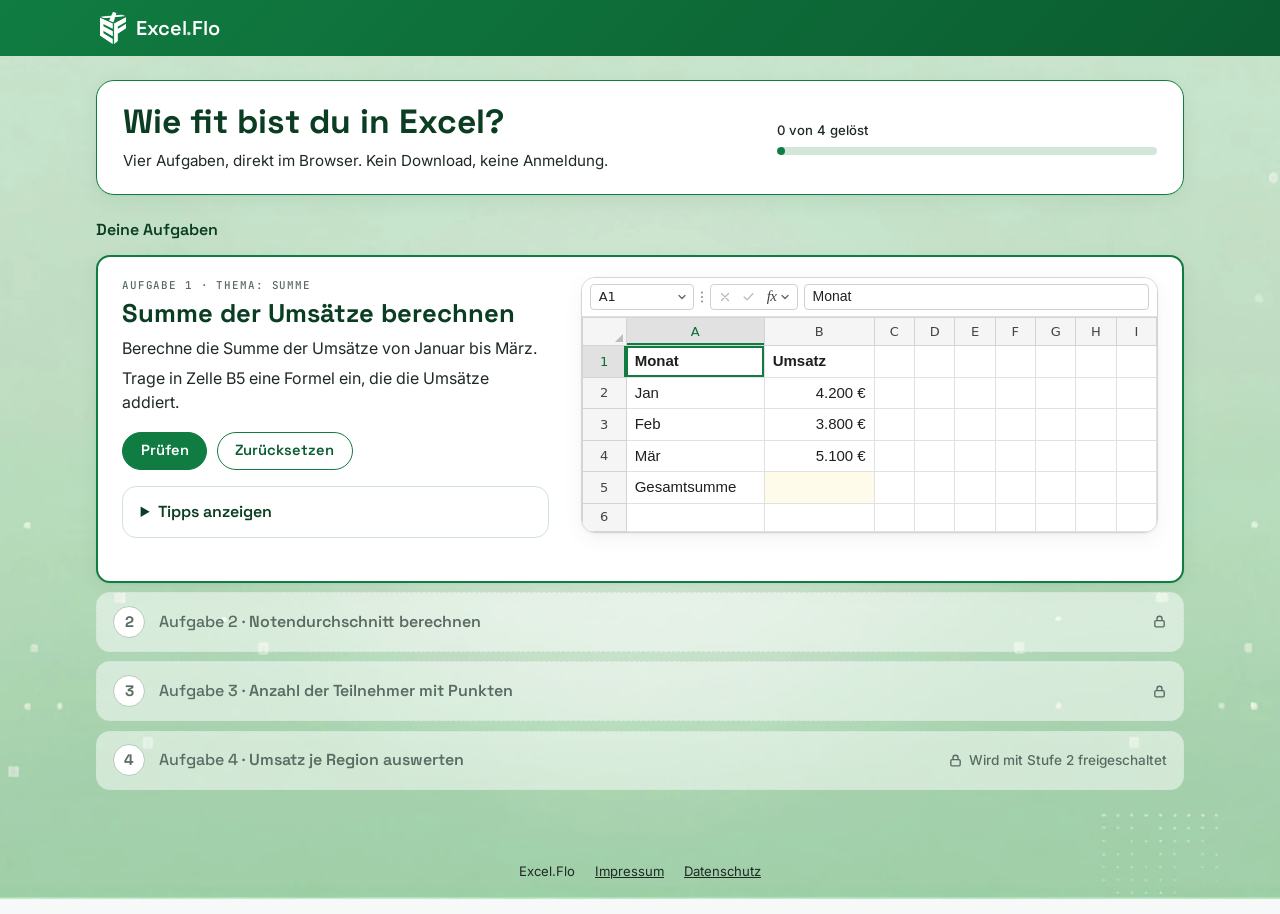
<file: index.html>
<!DOCTYPE html>
<html lang="de">
<head>
<meta charset="UTF-8">
<meta name="viewport" content="width=device-width, initial-scale=1.0">
<title>Wie fit bist du in Excel? – 4 kostenlose Excel-Übungen | Excel.Flo</title>
<meta name="description" content="Vier interaktive Excel-Aufgaben direkt im Browser: SUMME, MITTELWERT, ANZAHL und Pivot-Tabellen. Kein Download, keine Anmeldung.">
<!-- Adresse und Texte hier fest, weil Suchmaschinen und Link-Vorschauen (WhatsApp, LinkedIn,
     Facebook …) kein JavaScript ausführen. test/texte.test.js prüft den Abgleich mit
     daten/aufgaben.json (konfiguration.seitenUrl, texte.og…). -->
<link rel="canonical" href="https://florianbeil.github.io/Excel-Uebungen-kostenlos/">
<meta name="robots" content="index, follow">
<meta name="theme-color" content="#107C41">
<meta property="og:type" content="website">
<meta property="og:locale" content="de_DE">
<meta property="og:site_name" content="Excel.Flo">
<meta property="og:url" content="https://florianbeil.github.io/Excel-Uebungen-kostenlos/">
<meta property="og:title" content="Wie fit bist du in Excel? 4 Aufgaben zum Ausprobieren">
<meta property="og:description" content="Interaktive Excel-Übungen direkt im Browser – von SUMME bis Pivot-Tabelle. Kein Download, keine Anmeldung.">
<meta property="og:image" content="https://florianbeil.github.io/Excel-Uebungen-kostenlos/assets/og-bild.jpg">
<meta property="og:image:type" content="image/jpeg">
<meta property="og:image:width" content="1200">
<meta property="og:image:height" content="630">
<meta property="og:image:alt" content="Excel.Flo: Wie fit bist du in Excel? Vier Excel-Aufgaben direkt im Browser, kein Download, keine Anmeldung.">
<meta name="twitter:card" content="summary_large_image">
<meta name="twitter:title" content="Wie fit bist du in Excel? 4 Aufgaben zum Ausprobieren">
<meta name="twitter:description" content="Interaktive Excel-Übungen direkt im Browser – von SUMME bis Pivot-Tabelle. Kein Download, keine Anmeldung.">
<meta name="twitter:image" content="https://florianbeil.github.io/Excel-Uebungen-kostenlos/assets/og-bild.jpg">
<meta name="twitter:image:alt" content="Excel.Flo: Wie fit bist du in Excel? Vier Excel-Aufgaben direkt im Browser, kein Download, keine Anmeldung.">
<link rel="icon" type="image/svg+xml" href="assets/geteilt/img/logo.svg">
<link rel="preconnect" href="https://fonts.googleapis.com">
<link rel="preconnect" href="https://fonts.gstatic.com" crossorigin>
<link href="https://fonts.googleapis.com/css2?family=Space+Grotesk:wght@500;600;700&family=Inter:wght@400;500;600&family=JetBrains+Mono:wght@400;500&display=swap" rel="stylesheet">
<link rel="stylesheet" href="assets/geteilt/engine.css?v=3">
<link rel="stylesheet" href="assets/seite/portal.css?v=4">
<link rel="stylesheet" href="assets/seite/seite.css?v=19">
</head>
<body class="bonus frei-seite">

<a class="frei-skiplink" href="#uebersicht">Direkt zu den Aufgaben</a>

<header class="site-header">
  <div class="site-header__inner">
    <a class="brand" href="index.html">
      <span class="brand__icon"><img src="assets/geteilt/img/logo-white.webp" alt="" width="36" height="36"></span>
      <span class="brand__wordmark">Excel<span class="dot">.</span>Flo</span>
    </a>
  </div>
</header>

<!-- Direkter Einstieg: Kopfkarte mit Fortschritt, darunter die Aufgaben – die aktuelle ist
     aufgeklappt, die übrigen werden der Reihe nach freigeschaltet (assets/seite/uebersicht.js). -->
<main class="bonus-main" id="inhalt">
  <!-- Überschrift und Einleitung stehen zusätzlich in daten/aufgaben.json (texte);
       test/texte.test.js prüft, dass beide übereinstimmen. Hier fest im HTML, damit
       sie sofort und auch ohne JavaScript (Suchmaschinen, Link-Vorschauen) da sind. -->
  <section class="bonus-kopfkarte frei-kopf" id="kopf" aria-labelledby="seiten-titel">
    <div class="bonus-kopfkarte__text">
      <h1 id="seiten-titel">Wie fit bist du in Excel?</h1>
      <p class="frei-start__text">Vier Aufgaben, direkt im Browser. Kein Download, keine Anmeldung.</p>
      <div id="kopf-fortschritt" aria-live="polite"></div>
    </div>
    <div id="kopf-aktion"></div>
  </section>

  <!-- Nur auf Smartphones/Tablets sichtbar (CSS), kein Popup, keine Sperre -->
  <aside class="frei-mobil" aria-label="Hinweis für Smartphones">
    <p id="mobil-hinweis">Diese Übungen lassen sich am Computer deutlich angenehmer lösen.</p>
    <div id="mobil-formular"></div>
  </aside>

  <div id="uebersicht" tabindex="-1">
    <p class="frei-laden">Aufgaben werden geladen …</p>
  </div>

  <noscript>
    <p class="frei-laden">Die Übungen brauchen JavaScript. Bitte aktiviere es in deinem Browser.</p>
  </noscript>
</main>

<footer class="site-footer frei-footer">
  <span>Excel.Flo</span>
  <a id="link-impressum" href="#" hidden>Impressum</a>
  <a id="link-datenschutz" href="#" hidden>Datenschutz</a>
</footer>

<script src="assets/geteilt/formula-engine.js?v=1" defer></script>
<script src="assets/geteilt/engine.js?v=6" defer></script>
<script src="assets/geteilt/tracking.js?v=1" defer></script>
<script src="assets/seite/logik.js?v=5" defer></script>
<script src="assets/seite/gemeinsam.js?v=2" defer></script>
<script src="assets/seite/aufgabe.js?v=5" defer></script>
<script src="assets/seite/uebersicht.js?v=4" defer></script>
</body>
</html>
</file>
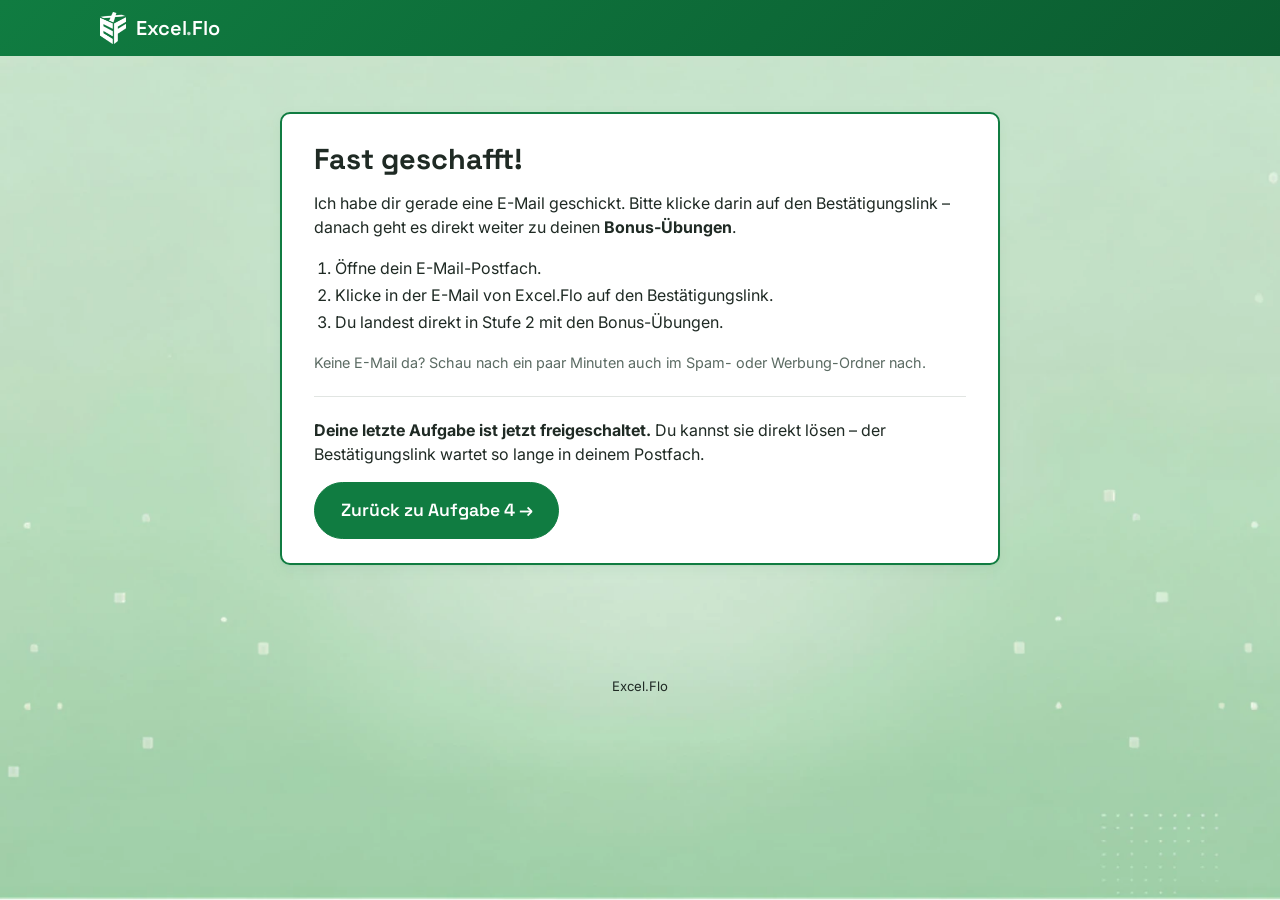
<file: danke.html>
<!DOCTYPE html>
<html lang="de">
<head>
<meta charset="UTF-8">
<meta name="viewport" content="width=device-width, initial-scale=1.0">
<title>Fast geschafft – bitte bestätige deine E-Mail-Adresse | Excel.Flo</title>
<!-- Ziel der Weiterleitung nach dem Klick-Tipp-Formular (in Klick-Tipp als Bestätigungs-/Danke-Seite eintragen) -->
<meta name="robots" content="noindex">
<link rel="icon" type="image/svg+xml" href="assets/geteilt/img/logo.svg">
<link rel="preconnect" href="https://fonts.googleapis.com">
<link rel="preconnect" href="https://fonts.gstatic.com" crossorigin>
<link href="https://fonts.googleapis.com/css2?family=Space+Grotesk:wght@500;600;700&family=Inter:wght@400;500;600&display=swap" rel="stylesheet">
<link rel="stylesheet" href="assets/geteilt/engine.css?v=2">
<link rel="stylesheet" href="assets/seite/portal.css?v=2">
<link rel="stylesheet" href="assets/seite/seite.css?v=18">
</head>
<body class="bonus frei-seite">

<header class="site-header">
  <div class="site-header__inner">
    <a class="brand" href="./">
      <span class="brand__icon"><img src="assets/geteilt/img/logo-white.webp" alt="" width="36" height="36"></span>
      <span class="brand__wordmark">Excel<span class="dot">.</span>Flo</span>
    </a>
  </div>
</header>

<main>
  <section class="frei-abschluss frei-danke" aria-labelledby="danke-titel">
    <h1 id="danke-titel">Fast geschafft!</h1>
    <p>Ich habe dir gerade eine E-Mail geschickt. Bitte klicke darin auf den Bestätigungslink – danach geht es direkt weiter zu deinen <strong>Bonus-Übungen</strong>.</p>
    <ol class="frei-danke__schritte">
      <li>Öffne dein E-Mail-Postfach.</li>
      <li>Klicke in der E-Mail von Excel.Flo auf den Bestätigungslink.</li>
      <li>Du landest direkt in Stufe 2 mit den Bonus-Übungen.</li>
    </ol>
    <p class="frei-danke__tipp">Keine E-Mail da? Schau nach ein paar Minuten auch im Spam- oder Werbung-Ordner nach.</p>

    <!-- Mit dem Absenden des Formulars ist Aufgabe 4 auf der Übungsseite freigeschaltet (gemeinsam.js
         merkt sich die Anmeldung im Browser). Relativer Link: Diese Seite muss deshalb auf derselben
         Adresse liegen wie die Übungsseite – in Klick-Tipp als Bestätigungsseite
         https://uebungen.excel-flo.de/danke.html eintragen. -->
    <div class="frei-danke__weiter">
      <p><strong>Deine letzte Aufgabe ist jetzt freigeschaltet.</strong> Du kannst sie direkt lösen – der Bestätigungslink wartet so lange in deinem Postfach.</p>
      <a class="bonus-btn bonus-btn--gross" href="./">Zurück zu Aufgabe 4 →</a>
    </div>
  </section>
</main>

<footer class="site-footer frei-footer">
  <span>Excel.Flo</span>
</footer>

<script src="assets/geteilt/tracking.js?v=1" defer></script>
<script>
  // Zählt, wie viele Anmeldungen wirklich bei Klick-Tipp angekommen sind (Weiterleitung hierher)
  window.addEventListener("DOMContentLoaded", function () {
    if (window.ExcelFloTracking) window.ExcelFloTracking.track("kostenlos", null, "form_thankyou_view", {});
  });
</script>
</body>
</html>
</file>
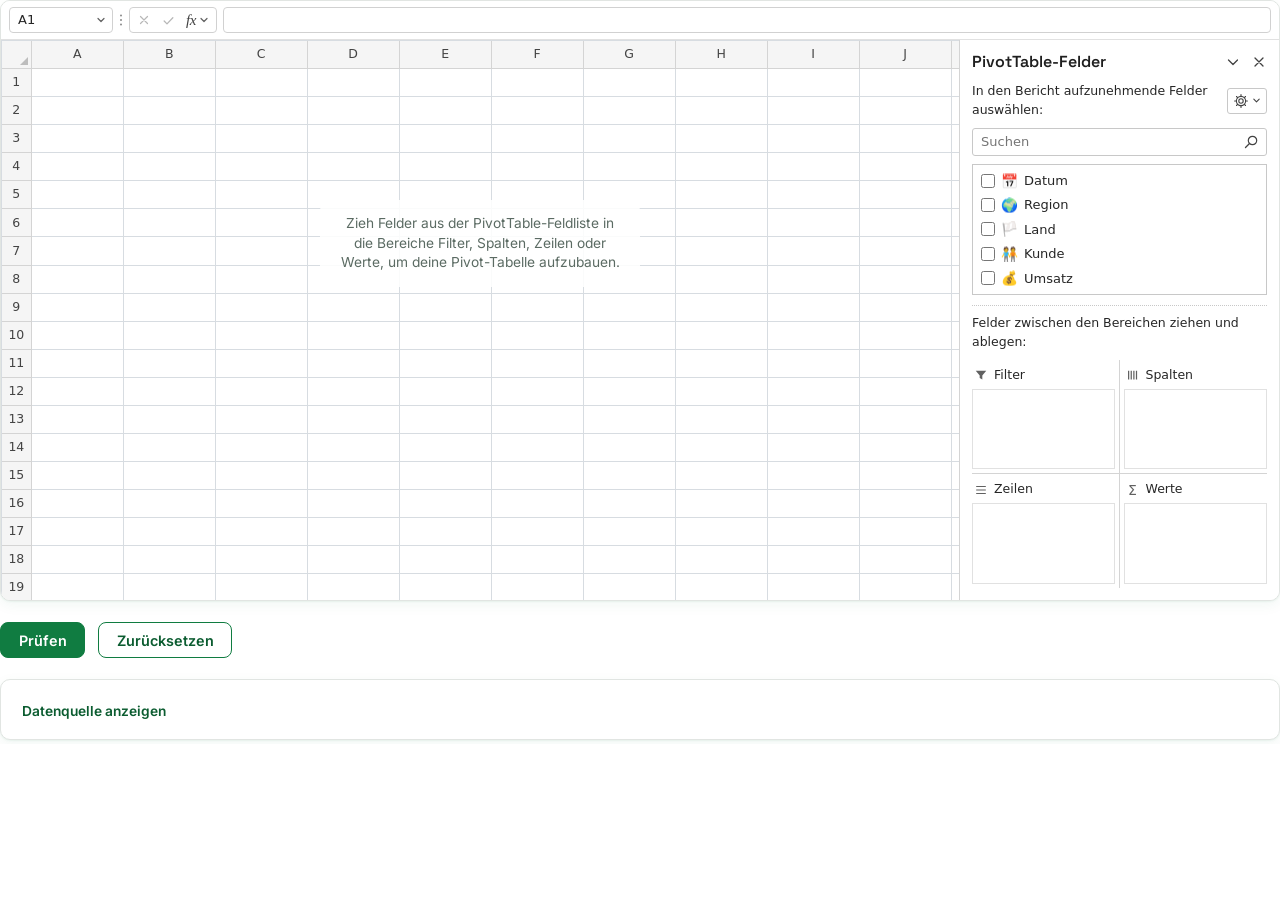
<file: pivot.html>
<!DOCTYPE html>
<!-- Aus github.com/FlorianBeil/Excel-Aufgaben-Pivot-Tabellen- (Commit 3d3eb1f) erzeugt mit skripte/pivot-uebernehmen.js – nicht von Hand ändern. -->
<html lang="de">
<head>
<meta charset="UTF-8">
<meta name="viewport" content="width=device-width, initial-scale=1.0">
<title>Excel.Flo – Pivot-Aufgabe</title>
<meta name="robots" content="noindex">
<link rel="icon" type="image/svg+xml" href="[data-uri]">
<link rel="preconnect" href="https://fonts.googleapis.com">
<link rel="preconnect" href="https://fonts.gstatic.com" crossorigin>
<link href="https://fonts.googleapis.com/css2?family=Space+Grotesk:wght@500;600;700&family=Inter:wght@400;500;600&family=JetBrains+Mono:wght@400;500&display=swap" rel="stylesheet">
<style>
  :root {
    --excel-green: #107C41;
    --excel-green-dark: #0B5C30;
    --excel-green-tint: #E9F6EE;
    --excel-blue-tint: #DDEBF7; /* helles Blau, wie Excels Standard-PivotTable-Formatvorlage für Kopf-/Summenzeilen */
    --grid-gray: #D7DCE1;
    --header-gray: #F2F4F6;
    --error-red: #D92D20;
    --error-red-tint: #FBEAE9;
    --success-green: #15803D;
    --success-green-tint: #EAF7EF;

    --text-primary: #1F2A24;
    --text-muted: #5B6B63;
    --border-color: #E1E5E2;
    --surface: #FFFFFF;
    --page-bg: #F7F9F8;

    --font-heading: "Space Grotesk", sans-serif;
    --font-body: "Inter", sans-serif;
    --font-mono: "JetBrains Mono", monospace;
    /* Excel-Nachbau (Arbeitsblatt + Bearbeitungsleiste), gleiche Stacks wie im Funktionen-Portal */
    --font-excel: "Aptos Narrow", Aptos, Calibri, "Segoe UI", Arial, sans-serif;
    --font-excel-ui: "Segoe UI", "Segoe UI Variable", system-ui, -apple-system, Arial, sans-serif;

    --radius: 10px;
  }

  * { box-sizing: border-box; }
  /* Robuste [hidden]-Regel: verhindert, dass eine spätere Klassenregel mit
     eigenem display (z.B. .exercise-picker { display: grid }) das
     hidden-Attribut per Quellreihenfolge/Spezifität wieder aushebelt. */
  [hidden] { display: none !important; }

  html, body { margin: 0; padding: 0; }

  body {
    font-family: var(--font-body);
    background-color: var(--page-bg);
    background-size: cover;
    background-position: center top;
    background-repeat: no-repeat;
    background-attachment: fixed;
    color: var(--text-primary);
    line-height: 1.5;
    -webkit-font-smoothing: antialiased;
  }

  h1, h2, h3, h4 { font-family: var(--font-heading); margin: 0; color: var(--text-primary); }

  header.site-header {
    background: linear-gradient(135deg, var(--excel-green) 0%, var(--excel-green-dark) 100%);
    color: #fff;
    padding: 0.6rem 1.5rem;
  }

  .site-header__inner { max-width: 1500px; margin: 0 auto; display: flex; align-items: center; justify-content: space-between; gap: 0.75rem; flex-wrap: wrap; }

  /* "← Alle Übungen": nur sichtbar, wenn eine einzelne Übung geöffnet ist —
     genau wie der Zurück-Link auf der echten Übungsseite des Portals. */
  .site-header__back {
    font-family: var(--font-body);
    font-size: 0.9rem;
    text-decoration: none;
    color: #fff;
    opacity: 0.9;
    display: inline-flex;
    align-items: center;
    gap: 0.35rem;
    padding: 0.4rem 0.75rem;
    border-radius: 999px;
    transition: background 0.12s ease;
  }
  .site-header__back:hover { background: rgba(255, 255, 255, 0.24); }

  main { max-width: 1500px; margin: 0 auto; padding: 0.7rem 1.5rem; display: flex; flex-direction: column; gap: 0.5rem; }

  /* #overview-view/#exercise-workspace sind jeweils EIN Kind von <main> —
     main's eigenes gap wirkt also nur zwischen den beiden (sich gegenseitig
     ausschließenden) Bereichen, nicht innerhalb. Eigener, großzügigerer
     Abstand zwischen Hero/Tabs/Karten bzw. Aufgabe/Tabelle/Aktionen. */
  /* container-type hier (statt z.B. auf .exercise-picker selbst) — Container
     Queries können nicht auf die eigene Größe reagieren, brauchen also einen
     Vorfahren als Bezugsrahmen (siehe .exercise-picker weiter unten). */
  #overview-view { display: flex; flex-direction: column; gap: 1.6rem; container-type: inline-size; }
  #exercise-workspace { display: flex; flex-direction: column; gap: 1.3rem; }

  .card {
    background: var(--surface);
    border: 1px solid var(--border-color);
    border-radius: var(--radius);
    padding: 1.1rem 1.3rem;
    box-shadow: 0 1px 2px rgba(16,124,65,0.06), 0 4px 14px rgba(16,124,65,0.06);
  }

  /* ---------- Marke im Header (1:1 aus dem Übungsportal übernommen) ---------- */
  .brand { display: flex; align-items: center; gap: 0.65rem; }
  .brand__icon { width: 22px; height: 26px; display: block; flex-shrink: 0; }
  .brand__icon svg { width: 100%; height: 100%; display: block; }
  .brand__wordmark { font-family: var(--font-heading); font-weight: 600; font-size: 1.1rem; letter-spacing: -0.01em; }
  .brand__wordmark .dot { opacity: 0.75; }

  /* ---------- Hero-Text über den Stufen (wie "Dein Übungsportal ..." im
     echten Portal) ---------- */
  .page-intro { margin: 0.4rem 0 0.2rem; }
  .page-intro h1 { font-size: 1.4rem; margin: 0 0 0.35rem; font-family: var(--font-heading); }
  .page-intro p { margin: 0; color: var(--text-muted); max-width: 620px; font-size: 0.86rem; }

  /* ---------- Stufen-Tabs + Übungsauswahl je Stufe (1:1 aus dem
     Übungsportal übernommen: gleiche Pillen-/Karten-Optik inkl. Fortschritt) ---------- */
  .level-bar {
    display: flex;
    align-items: center;
    justify-content: space-between;
    flex-wrap: wrap;
    gap: 0.6rem;
  }

  .level-tabs {
    display: flex;
    gap: 0.5rem;
    flex-wrap: wrap;
  }

  .level-tab {
    font-family: var(--font-body);
    font-weight: 600;
    font-size: 0.85rem;
    display: inline-flex;
    align-items: center;
    gap: 0.4rem;
    padding: 0.4rem 0.85rem;
    border-radius: 999px;
    border: 1.5px solid var(--border-color);
    background: var(--surface);
    color: var(--text-muted);
    cursor: pointer;
    transition: border-color 0.12s ease, color 0.12s ease, background 0.12s ease;
  }
  .level-tab:hover { border-color: var(--excel-green); color: var(--excel-green-dark); }
  .level-tab.is-active { background: var(--excel-green); border-color: var(--excel-green); color: #fff; }
  .level-tab__count { font-family: var(--font-mono); font-size: 0.72rem; opacity: 0.85; }

  .level-reset__btn {
    font-family: var(--font-body);
    font-weight: 600;
    font-size: 0.8rem;
    display: inline-flex;
    align-items: center;
    gap: 0.35rem;
    padding: 0.5rem 0.9rem;
    border-radius: 999px;
    border: 1.5px solid var(--border-color);
    background: var(--surface);
    color: var(--text-muted);
    cursor: pointer;
    transition: border-color 0.12s ease, color 0.12s ease, background 0.12s ease;
  }
  .level-reset__btn:hover { border-color: var(--error-red); color: var(--error-red); background: var(--error-red-tint); }

  /* Explizit gestuftes Raster (statt auto-fill/minmax) per Container Query —
     die Seite läuft in einem Ablefy-iframe, dessen tatsächlich verfügbare
     Breite eine Viewport-Media-Query nicht zuverlässig widerspiegelt (siehe
     #overview-view: container-type weiter unten). Ohne @container-Treffer
     (sehr schmaler Container) bleibt es bei einer Spalte. */
  .exercise-picker {
    display: grid;
    grid-template-columns: 1fr;
    gap: 0.9rem;
  }
  @container (min-width: 700px) {
    .exercise-picker { grid-template-columns: repeat(2, 1fr); }
  }
  @container (min-width: 1000px) {
    .exercise-picker { grid-template-columns: repeat(3, 1fr); }
  }

  .exercise-card {
    background: var(--surface);
    border: 1px solid var(--border-color);
    border-radius: var(--radius);
    padding: 1rem 1.1rem;
    display: flex;
    flex-direction: column;
    gap: 0.55rem;
    text-align: left;
    text-decoration: none;
    color: inherit;
    cursor: pointer;
    font-family: var(--font-body);
    box-shadow: 0 1px 2px rgba(16,124,65,0.06), 0 4px 14px rgba(16,124,65,0.06);
    transition: transform 0.12s ease, box-shadow 0.12s ease, border-color 0.12s ease;
  }
  .exercise-card:hover { transform: translateY(-2px); border-color: var(--excel-green); box-shadow: 0 6px 20px rgba(16,124,65,0.14); }
  .exercise-card.is-active { border-color: var(--excel-green); box-shadow: 0 0 0 1px var(--excel-green); }
  .exercise-card.is-done { border-color: #BFE8CE; }

  .exercise-card__badges { display: flex; gap: 0.4rem; flex-wrap: wrap; }
  .badge {
    display: inline-flex;
    align-items: center;
    font-family: var(--font-mono);
    font-size: 0.68rem;
    font-weight: 600;
    letter-spacing: 0.03em;
    padding: 0.2rem 0.5rem;
    border-radius: 999px;
    text-transform: uppercase;
  }
  .badge--category { background: var(--excel-green-tint); color: var(--excel-green-dark); }
  .badge--done { background: #E9F6EE; color: var(--success-green); }

  /* Positionsangabe ("2 von 5") — reine Orientierungshilfe, deshalb bewusst
     kleiner/heller als Titel und ohne Pill-Optik (kein .badge), damit sie
     nicht mit der Kategorie konkurriert. margin-left:auto schiebt sie im
     bestehenden Flex-Badges-Row nach rechts, ohne die Badges links
     anzufassen. */
  .exercise-card__position {
    margin-left: auto;
    font-family: var(--font-body);
    font-size: 0.74rem;
    font-weight: 500;
    color: var(--text-muted);
    white-space: nowrap;
  }

  .exercise-card__title { font-weight: 600; font-size: 1rem; color: var(--text-primary); }
  .exercise-card__desc { margin: 0; font-size: 0.84rem; color: var(--text-muted); line-height: 1.3; flex-grow: 1; }
  .exercise-card__cta { font-family: var(--font-body); font-weight: 600; font-size: 0.84rem; color: var(--excel-green); }

  /* Platzhalter für eine Stufe, die noch keine Übung hat (z.B. Profi) */
  .level-empty {
    background: var(--header-gray);
    border: 1px dashed var(--grid-gray);
    border-radius: var(--radius);
    padding: 1.1rem 1.3rem;
    text-align: center;
  }
  .level-empty p {
    margin: 0;
    color: var(--text-muted);
    font-size: 0.86rem;
    font-style: italic;
  }

  /* Kompakter als eine normale .card: die Aufgabenbeschreibung soll möglichst
     wenig vertikalen Platz beanspruchen, damit mehr Raum für das Arbeitsblatt bleibt. */
  .task-card {
    padding: 0.45rem 0.85rem;
  }

  .task-card h2 { font-size: 1.05rem; margin-bottom: 0.15rem; }
  .task-card p { margin: 0.1rem 0; color: var(--text-primary); font-size: 0.9rem; line-height: 1.35; }
  .task-card .goal { color: var(--text-muted); font-size: 0.86rem; }

  .hints-toggle {
    margin-top: 0.2rem;
    background: none;
    border: none;
    color: var(--excel-green-dark);
    font-family: var(--font-body);
    font-weight: 600;
    font-size: 0.86rem;
    cursor: pointer;
    padding: 0;
  }

  .hints-box {
    display: none;
    margin-top: 0.3rem;
    background: var(--excel-green-tint);
    border: 1px solid var(--excel-green);
    border-radius: 8px;
    padding: 0.45rem 0.65rem;
    font-size: 0.86rem;
  }
  .hints-box.open { display: block; }
  .hints-box ul { margin: 0.25rem 0 0; padding-left: 1.1rem; }

  /* ---------- Datenquelle: einklappbar, standardmäßig zu (siehe
     data-source-box[hidden] im HTML) — gleiches Toggle-Muster wie
     .hints-toggle/.hints-box oben. ---------- */
  .data-source-toggle {
    background: none;
    border: none;
    color: var(--excel-green-dark);
    font-family: var(--font-body);
    font-weight: 600;
    font-size: 0.86rem;
    cursor: pointer;
    padding: 0;
  }

  .data-source-box {
    margin-top: 0.5rem;
  }

  /* Höhe für Kopfzeile + ca. 8 Datenzeilen — alles darüber hinaus scrollt
     innerhalb der Box selbst (siehe .sheet-wrap: overflow:auto), nie der
     Container oder gar die ganze Seite. Zusammengesetzter Selektor (statt nur
     .sheet-wrap--capped), damit das kürzere max-height zuverlässig über der
     allgemeinen .sheet-wrap-Regel gewinnt, unabhängig von der Reihenfolge im
     Stylesheet. */
  .sheet-wrap.sheet-wrap--capped {
    max-height: 300px;
  }

  /* ---------- Excel-Fenster: Pivot-Vorschau links, PivotTable-Feldliste
     rechts. Die Quelldaten-Tabelle lebt separat in der einklappbaren
     .data-source-card weiter unten (siehe dort) — container-type hier, weil
     die Seite in einem Ablefy-iframe läuft, dessen tatsächlich verfügbare
     Breite eine Viewport-Media-Query nicht zuverlässig widerspiegelt. */
  .excel-window { padding: 0; overflow: hidden; container-type: inline-size; }

  .excel-body {
    display: flex;
    align-items: stretch;
  }

  /* Unter 900px Container-Breite: Feldliste über die Pivot-Vorschau stapeln
     (column-reverse statt column, damit die im DOM zweite .pivot-fields-panel
     optisch nach oben wandert, ohne die Reihenfolge im Markup anzufassen). */
  @container (max-width: 900px) {
    .excel-body { flex-direction: column-reverse; }
    /* Höhere Spezifität als die Basisregel .pivot-fields-panel (width:280px,
       weiter unten im Stylesheet definiert) nötig, sonst gewinnt bei
       gleicher Spezifität die spätere Regel unabhängig von der
       Container Query. */
    .excel-body .pivot-fields-panel { width: 100%; align-self: stretch; }
  }

  .sheet-caption {
    margin: 0;
    padding: 0.5rem 0.9rem;
    font-size: 0.76rem;
    color: var(--text-muted);
    border-top: 1px solid var(--border-color);
  }

  /* ---------- Arbeitsblatt-Look: Spaltenbuchstaben, Zeilennummern, volle
     Gitternetzlinien, scharfe Ecken. Ungescoped (nicht mehr nur innerhalb
     .excel-body), da .sheet-wrap jetzt auch für die eigenständige
     Datenquelle-Tabelle weiter unten verwendet wird — flex/min-width wirken
     dort einfach nicht (kein Flex-Elternelement), overflow/max-height aber
     genauso wie hier. ---------- */
  .sheet-wrap {
    position: relative;
    flex: 1;
    min-width: 0;
    max-height: 560px; /* = .pivot-fields-panel, das im Excel-Stil höher ist */
    overflow: auto;
    border: none;
    border-radius: 0;
  }

  /* Hinweistext, solange noch kein Zeilen-/Spaltenfeld abgelegt wurde —
     schwebt zentriert über dem (jetzt von Anfang an sichtbaren) leeren
     Raster, siehe renderPivot(). Absolut positioniert relativ zu
     .sheet-wrap (position:relative) mit festem top-Wert statt top:50%,
     damit er unabhängig vom Scroll-Zustand des ggf. mehrzeiligen Rasters
     immer im initial sichtbaren Bereich bleibt. Nur ein kleiner, leicht
     transparenter Hintergrund direkt hinter dem Text (nicht die ganze
     Fläche) — das Raster bleibt dadurch überall sonst unverdeckt sichtbar. */
  .pivot-empty-hint {
    position: absolute;
    top: 160px;
    left: 50%;
    transform: translateX(-50%);
    width: max-content;
    max-width: 320px;
    padding: 0.9rem 1.2rem;
    background: rgba(255, 255, 255, 0.88);
    border-radius: 10px;
    text-align: center;
    color: var(--text-muted);
    font-family: var(--font-body);
    font-size: 0.86rem;
    line-height: 1.4;
    pointer-events: none;
  }

  /* ---------- Filter-Bereich: auswählbar, öffnet ein echtes Dropdown ---------- */
  .filter-value-cell {
    cursor: pointer;
  }
  .filter-value-cell:hover {
    background: #cfe0f2 !important;
  }
  /* Echter Excel-Filterknopf statt eines reinen Textpfeils: kleines
     weißes Quadrat mit Rahmen und einem dunklen Dreieck darin — sowohl
     im Filter-Bereich (neben "(Alle)") als auch neben "Zeilenbeschriftungen"
     in der Pivot-Kopfzeile. */
  .pivot-filter-btn {
    display: inline-flex;
    align-items: center;
    justify-content: center;
    width: 1em;
    height: 1em;
    margin-left: 5px;
    border: 1px solid #8896A3;
    border-radius: 2px;
    background: #fff;
    vertical-align: middle;
  }
  .pivot-filter-btn::after {
    content: "";
    width: 0;
    height: 0;
    border-left: 3px solid transparent;
    border-right: 3px solid transparent;
    border-top: 4px solid #43494F;
  }
  .filter-value-cell:hover .pivot-filter-btn { border-color: var(--excel-green-dark); }

  .filter-dropdown {
    position: absolute;
    z-index: 5;
    min-width: 140px;
    max-width: 220px;
    max-height: 220px;
    overflow-y: auto;
    background: #fff;
    border: 1px solid var(--grid-gray);
    box-shadow: 0 4px 14px rgba(0, 0, 0, 0.15);
    font-family: var(--font-body);
    font-size: 0.8rem;
  }

  .filter-dropdown__item {
    padding: 0.3rem 0.6rem;
    cursor: pointer;
    white-space: nowrap;
  }
  .filter-dropdown__item:hover {
    background: var(--excel-green-tint);
  }
  .filter-dropdown__item.active {
    background: var(--excel-blue-tint);
    font-weight: 600;
  }

  /* Zeilenbeschriftungen-Zelle: wie der Filter-Bereich klickbar, öffnet aber
     das größere Excel-Sortier-/Filtermenü statt der einfachen Werteliste. */
  .rowlabel-filter-cell { cursor: pointer; }
  .rowlabel-filter-cell:hover .pivot-filter-btn { border-color: var(--excel-green-dark); }

  /* ---------- Zeilenbeschriftungen: Sortier-/Filtermenü (Excel-Nachbau) ---------- */
  .rowlabel-filter-menu {
    position: absolute;
    z-index: 6;
    width: 250px;
    background: #fff;
    border: 1px solid var(--grid-gray);
    box-shadow: 0 6px 18px rgba(0, 0, 0, 0.18);
    font-family: var(--font-body);
    font-size: 0.8rem;
    color: var(--text-primary);
    padding: 0.25rem 0;
  }

  /* Rechtsklick-Kontextmenü auf einer Wertezelle: "Werte anzeigen als" */
  .value-context-menu {
    position: absolute;
    z-index: 6;
    min-width: 210px;
    background: #fff;
    border: 1px solid var(--grid-gray);
    box-shadow: 0 6px 18px rgba(0, 0, 0, 0.18);
    font-family: var(--font-body);
    font-size: 0.8rem;
    color: var(--text-primary);
    padding: 0.25rem 0;
  }
  .vcm-header {
    padding: 0.3rem 0.7rem;
    font-size: 0.68rem;
    font-weight: 700;
    text-transform: uppercase;
    letter-spacing: 0.03em;
    color: var(--text-muted);
    border-bottom: 1px solid var(--border-color);
    margin-bottom: 0.2rem;
  }
  .vcm-check { color: var(--excel-green); float: right; }
  .rlm-item {
    padding: 0.3rem 0.7rem;
    cursor: pointer;
    white-space: nowrap;
    display: flex;
    align-items: center;
    justify-content: space-between;
    gap: 0.4rem;
  }
  .rlm-item:hover { background: var(--excel-green-tint); }
  .rlm-item--disabled {
    color: var(--text-muted);
    cursor: default;
    pointer-events: none;
  }
  .rlm-arrow { color: var(--text-muted); }
  .rlm-sep {
    height: 1px;
    background: var(--border-color);
    margin: 0.25rem 0;
  }
  .rlm-search-wrap { padding: 0.15rem 0.7rem 0.4rem; }
  .rlm-search {
    width: 100%;
    box-sizing: border-box;
    border: 1px solid var(--grid-gray);
    border-radius: 3px;
    padding: 0.25rem 0.45rem;
    font-family: var(--font-body);
    font-size: 0.78rem;
  }
  .rlm-list {
    max-height: 180px;
    overflow-y: auto;
    border-top: 1px solid var(--border-color);
    border-bottom: 1px solid var(--border-color);
    padding: 0.2rem 0;
    margin-bottom: 0.4rem;
  }
  .rlm-check-row {
    display: flex;
    align-items: center;
    gap: 0.4rem;
    padding: 0.2rem 0.7rem;
    cursor: pointer;
    white-space: nowrap;
    overflow: hidden;
    text-overflow: ellipsis;
  }
  .rlm-check-row:hover { background: var(--excel-green-tint); }
  .rlm-check-row input { margin: 0; flex-shrink: 0; }
  .rlm-actions {
    display: flex;
    justify-content: flex-end;
    gap: 0.4rem;
    padding: 0 0.7rem;
  }
  /* Wertefilter: eingeklapptes Mini-Formular (Top/Unten N nach Wertefeld) */
  .rlm-vf-badge { color: var(--excel-green); }
  .rlm-valuefilter { padding: 0.3rem 0.7rem 0.5rem; display: flex; flex-direction: column; gap: 0.35rem; }
  .rlm-vf-row { display: flex; align-items: center; gap: 0.35rem; }
  .rlm-vf-label { color: var(--text-muted); font-size: 0.76rem; }
  .rlm-vf-row select, .rlm-vf-field-select, .rlm-vf-row input {
    font-family: var(--font-body);
    font-size: 0.78rem;
    border: 1px solid var(--grid-gray);
    border-radius: 3px;
    padding: 0.2rem 0.35rem;
  }
  .rlm-vf-row input { width: 3.5rem; }
  .rlm-vf-field-select { width: 100%; }
  .rlm-vf-actions { display: flex; gap: 0.4rem; }
  .rlm-btn {
    border: 1px solid var(--grid-gray);
    background: #fff;
    border-radius: 3px;
    padding: 0.25rem 0.7rem;
    font-family: var(--font-body);
    font-size: 0.78rem;
    cursor: pointer;
  }
  .rlm-btn:hover { background: var(--header-gray); }
  .rlm-btn--primary {
    background: var(--excel-green);
    border-color: var(--excel-green);
    color: #fff;
  }
  .rlm-btn--primary:hover { background: var(--excel-green-dark); }

  table.sheet-table {
    /* separate statt collapse: mit vielen position:sticky-Zellen (Spalten-
       buchstaben, Zeilennummern, Kopf-/Filterzeilen) lässt Chrome bei
       collapse gelegentlich genau die vertikalen Ränder sticky-positionierter
       Zellen verschwinden (bekannter Rendering-Fehler) — mit separate
       bekommt jede Zelle ihren eigenen, unabhängig gemalten Rand, das
       Zusammenlegen entfällt und damit auch der Fehler.
       Der äußere obere/linke Rand kommt vom table-Element selbst, jede
       Zelle steuert nur ihren rechten/unteren Rand bei (siehe unten) —
       sonst wären interne Ränder doppelt so dick wie der Außenrand. */
    border-collapse: separate;
    border-spacing: 0;
    border-top: 1px solid var(--grid-gray);
    border-left: 1px solid var(--grid-gray);
    /* Kein width:100% — sonst zwingt das die Spalten, sich auf die volle
       Breite des Arbeitsblatts aufzublähen, statt sich an ihrem Inhalt zu
       orientieren (besonders sichtbar, wenn die Pivot-Spalten noch leer
       sind: dann fließt der komplette überschüssige Platz in A–C). */
    width: auto;
    font-size: 14px;
    font-family: var(--font-excel);
    color: #1F1F1F;
  }

  table.sheet-table th, table.sheet-table td {
    border: 0;
    border-right: 1px solid var(--grid-gray);
    border-bottom: 1px solid var(--grid-gray);
    padding: 0.26rem 0.4rem;
    white-space: nowrap;
    background: #fff; /* einheitlicher Zellhintergrund, keine Zebra-Streifen */
    /* Einheitliche Standardbreite für jede Spalte, ob mit oder ohne Inhalt —
       sonst fallen leere (Lücken-/Pivot-Platzhalter-)Spalten neben A–C winzig
       aus. Zeilennummern-/Eckzelle bewusst ausgenommen, siehe unten. */
    min-width: 92px;
  }

  /* "Kopfzellen-Look" (Grau, fette Schrift ohne Monospace) hängt bewusst am
     <th>-Tag selbst, nicht an der Zeile — sonst würde jede Zelle, die nur
     zufällig eine fixierte Zeile teilt (z. B. eine Quelldaten-Datenzeile
     neben einer zweiten Pivot-Kopfzeile), fälschlich grau eingefärbt. */
  /* Inhaltliche Überschriften (z. B. Feldnamen der Datenquelle) wie in einem
     echten Excel-Blatt: nur fett, keine graue Füllung — grau sind nur die
     Spaltenbuchstaben/Zeilennummern (siehe unten). */
  table.sheet-table th {
    text-align: center;
    background: #fff;
    font-family: var(--font-excel);
    font-weight: 700;
  }
  table.sheet-table td { text-align: right; }
  table.sheet-table .rowlabel { text-align: left; font-weight: 500; }
  /* Überschriften bleiben fett, auch wenn sie als Text-Spalte linksbündig sind
     (sonst wären „Datum/Region/…“ dünner als „Umsatz“) */
  table.sheet-table th.rowlabel { font-weight: 700; }

  /* Gruppierte Zeilen (zwei Felder in derselben Zone, z.B. Region + Land
     beide in Zeilen): eingerückte, ein-/ausklappbare Gliederung wie in
     echtem Excel statt einer flach kombinierten "Region / Land"-Zeile. */
  table.sheet-table .rowlabel.row-indent-1 { padding-left: 1.5rem; }
  table.sheet-table .rowlabel.row-indent-2 { padding-left: 2.6rem; }
  table.sheet-table .rowlabel.row-indent-3 { padding-left: 3.7rem; }
  table.sheet-table .rowlabel.row-group { font-weight: 700; }
  table.sheet-table .sheet-cell--value.row-group-subtotal { font-weight: 700; }
  .row-group-toggle {
    display: inline-block;
    width: 0.9em;
    cursor: pointer;
    color: var(--text-muted);
    user-select: none;
  }
  .row-group-toggle:hover { color: var(--excel-green-dark); }

  table.sheet-table .sheet-rownum, table.sheet-table .sheet-corner {
    min-width: 0;
    width: 1%;
  }

  /* Spaltenbuchstaben und Zeilennummern wie in Excel 365: hellgrau, Segoe UI,
     aktive Spalte/Zeile dunkler mit grüner Kante (siehe highlightActiveHeaders()) */
  table.sheet-table .sheet-colheads th,
  table.sheet-table .sheet-rownum {
    position: sticky;
    background: #F5F5F5;
    border-right-color: #D4D4D4;
    border-bottom-color: #D4D4D4;
    color: #444;
    font-family: var(--font-excel-ui);
    font-size: 12.5px;
    font-weight: 400;
    text-align: center;
    z-index: 2;
  }
  table.sheet-table .sheet-colheads th { top: 0; }
  table.sheet-table .sheet-rownum { left: 0; }

  table.sheet-table .sheet-colheads th.is-active {
    background: #E1E1E1;
    color: #0E6B37;
    box-shadow: inset 0 -2px 0 var(--excel-green);
  }
  table.sheet-table .sheet-rownum.is-active {
    background: #E1E1E1;
    color: #0E6B37;
    box-shadow: inset -2px 0 0 var(--excel-green);
  }

  table.sheet-table .sheet-corner {
    position: sticky;
    left: 0;
    z-index: 3;
    background: #F5F5F5;
  }

  /* Das kleine graue Dreieck in der linken oberen Ecke ("Alles auswählen") */
  table.sheet-table .sheet-corner::after {
    content: "";
    position: absolute;
    right: 3px;
    bottom: 3px;
    border-style: solid;
    border-width: 0 0 8px 8px;
    border-color: transparent transparent #BDBDBD transparent;
  }

  /* Fixiert eine inhaltliche Kopfzeile (Feldnamen bzw. Pivot-Header) beim
     Scrollen — bewusst NUR Positionierung, kein Hintergrund/Schrift: eine
     Zeile kann Zellen aus Quelldaten UND Pivot-Bereich enthalten, und nur
     die tatsächlichen <th>-Kopfzellen (siehe oben) sollen grau erscheinen,
     nicht z. B. eine Quelldaten-Datenzeile, die zufällig dieselbe Zeile teilt. */
  table.sheet-table .sheet-header-row th,
  table.sheet-table .sheet-header-row td {
    position: sticky;
    z-index: 1;
  }
  table.sheet-table .sheet-header-row .sheet-rownum { z-index: 3; }

  /* Der Filter-Bereich teilt sich seine Arbeitsblatt-Zeile mit der fixierten
     Quelldaten-Kopfzeile (Spalten A–C) und würde die Fixierung sonst einfach
     mit-erben — hier gezielt wieder aufheben, damit nur die Zellen A–C oben
     bleiben und der Filter-Bereich beim Scrollen normal mit wegläuft. */
  table.sheet-table th.filter-cell,
  table.sheet-table td.filter-cell {
    position: static;
  }

  table.sheet-table .cell-total {
    font-weight: 700;
    background: var(--excel-blue-tint);
  }

  /* Kopfzeile(n) der Pivot-Ausgabe selbst (Zeilen-/Spaltenbeschriftung,
     "Agg von Feld") — pro Zelle statt pro Zeile markiert, da die Zeile über
     den Merge auch die Quelldaten-Spalten A–D enthält, die ihr neutrales
     Grau behalten sollen, nicht das Blau der Pivot-Kopfzeile. */
  table.sheet-table th.pivot-header-row,
  table.sheet-table td.pivot-header-row {
    background: var(--excel-blue-tint);
  }

  /* Wertefeld-Kopfzelle mit "Werte anzeigen als"-Zusatz (z.B. "Summe von
     Umsatz (% vom übergeordneten Zeilenergebnis)") — als volle nowrap-Zeile
     würde das die Spalte weit über 300px aufblähen und mit Nachbarspalten
     kollidieren. table-layout:auto ignoriert dafür ein bloßes width/
     max-width aber gern zugunsten der (kurzen) Werte darunter — deshalb hier
     stattdessen hart abschneiden (Ellipsis) und den vollen Text nur per
     Tooltip (title-Attribut, siehe headerRow2-Aufbau) verfügbar machen; das
     garantiert unabhängig vom Tabellenlayout-Algorithmus, dass der Text nie
     in Nachbarspalten hineinragt. */
  table.sheet-table th.pivot-vf-header {
    width: 130px;
    max-width: 130px;
    overflow: hidden;
    text-overflow: ellipsis;
    cursor: default;
  }

  /* Lückenspalte bleibt immer weiß — auch innerhalb einer grauen Kopf-/
     Filterzeile, die sonst über die Zeilen-Klasse jede Zelle einfärben würde. */
  table.sheet-table th.sheet-gap,
  table.sheet-table td.sheet-gap {
    background: #fff;
  }

  /* ---------- Rechts angedockte PivotTable-Feldliste (echtes Excel-Panel-Vorbild) ---------- */
  /* Aufgabenbereich „PivotTable-Felder“ wie in Excel 365: Kopf mit ˅/×, Zahnrad,
     Suchfeld, Feldliste mit Kontrollkästchen, darunter die vier Bereiche als 2×2-
     Raster. Die Emojis als Feldsymbole bleiben bewusst (Florians Wunsch). */
  .pivot-fields-panel {
    width: 320px;
    flex-shrink: 0;
    /* Auf die volle Arbeitsblatt-Höhe strecken wie in Excel — den freien Platz
       unten nutzen die vier Bereiche (siehe .pivot-fields-panel__areas). */
    align-self: stretch;
    background: #fff;
    border-left: 1px solid #D4D4D4;
    padding: 10px 12px 12px;
    display: flex;
    flex-direction: column;
    gap: 8px;
    /* Obergrenze für viele/lange Feld-Kästchen — gleich hoch wie .sheet-wrap */
    max-height: 560px;
    overflow-y: auto;
    font-family: var(--font-excel-ui);
    font-size: 13px;
    color: #262626;
  }

  /* Reicht die Höhe nicht, soll das Panel scrollen — nicht der Feldkasten zusammengedrückt werden */
  .pivot-fields-panel > * { flex-shrink: 0; }

  .pf-header {
    display: flex;
    align-items: center;
    justify-content: space-between;
  }

  .pivot-fields-panel__title {
    margin: 0;
    font-size: 16px;
    font-weight: 600;
    color: #1F1F1F;
  }

  .pf-header__icons {
    display: flex;
    gap: 10px;
    color: #424242;
  }

  .pf-subhead {
    display: flex;
    align-items: center;
    justify-content: space-between;
    gap: 8px;
    font-size: 12.5px;
  }

  .pf-gear {
    display: inline-flex;
    align-items: center;
    gap: 3px;
    height: 26px;
    padding: 0 5px;
    border: 1px solid #C8C8C8;
    border-radius: 3px;
    color: #424242;
    flex-shrink: 0;
  }

  .pf-search {
    position: relative;
  }

  .pf-search input {
    width: 100%;
    box-sizing: border-box;
    height: 28px;
    padding: 0 30px 0 8px;
    border: 1px solid #C8C8C8;
    border-radius: 3px;
    font: inherit;
    color: #262626;
    outline: none;
  }

  .pf-search input:focus { border-color: var(--excel-green); }

  .pf-search svg {
    position: absolute;
    right: 8px;
    top: 50%;
    transform: translateY(-50%);
    color: #424242;
    pointer-events: none;
  }

  /* "Dem Datenmodell hinzufügen" — schaltet "Diskrete Anzahl" frei, genau wie
     in echtem Excel (dort eine Option beim Erstellen der PivotTable). */
  .data-model-toggle {
    display: flex;
    align-items: center;
    gap: 0.4rem;
    font-size: 12.5px;
    color: #262626;
    cursor: pointer;
    padding: 0.1rem 0;
  }
  .data-model-toggle input { margin: 0; }

  /* ---------- Menüband-Nachbau (nur "PivotTable-Analyse" ist funktional —
     "Pivot"/"Entwurf" sind wie in echtem Excel weitere Reiter, hier aber rein
     dekorativ) ---------- */
  .excel-ribbon {
    background: var(--header-gray);
    border-bottom: 1px solid var(--grid-gray);
    font-family: var(--font-body);
    position: relative;
  }
  .excel-ribbon__tabs {
    display: flex;
    gap: 1.1rem;
    padding: 0.4rem 0.9rem 0;
    font-size: 0.78rem;
    color: var(--text-muted);
  }
  .excel-ribbon__tab { padding-bottom: 0.35rem; }
  .excel-ribbon__tab--active {
    color: var(--text-primary);
    font-weight: 700;
    border-bottom: 2px solid var(--excel-green);
  }
  .excel-ribbon__row {
    display: flex;
    align-items: stretch;
    padding: 0.3rem 0.9rem 0.35rem;
    background: #fff;
  }
  .excel-ribbon__group {
    display: flex;
    flex-direction: column;
    align-items: center;
    border-right: 1px solid var(--border-color);
    padding: 0 0.8rem 0 0;
  }
  .excel-ribbon__buttons { display: flex; gap: 0.3rem; }
  .excel-ribbon__btn {
    display: flex;
    flex-direction: column;
    align-items: center;
    gap: 0.1rem;
    min-width: 4.4rem;
    background: none;
    border: 1px solid transparent;
    border-radius: 4px;
    padding: 0.3rem 0.4rem;
    font-family: var(--font-body);
    font-size: 0.68rem;
    color: var(--text-primary);
    cursor: pointer;
    line-height: 1.15;
  }
  .excel-ribbon__btn:not(:disabled):hover { background: var(--excel-green-tint); border-color: var(--excel-green); }
  .excel-ribbon__btn:disabled { color: var(--text-muted); cursor: default; opacity: 0.55; }
  .excel-ribbon__btn-icon { font-size: 1.15rem; }
  .excel-ribbon__btn-caret { font-size: 0.6rem; color: var(--text-muted); }
  .excel-ribbon__group-label {
    margin-top: 0.25rem;
    font-size: 0.68rem;
    color: var(--text-muted);
  }
  .excel-ribbon__menu {
    position: absolute;
    z-index: 7;
    top: 100%;
    left: 0.9rem;
    min-width: 220px;
    background: #fff;
    border: 1px solid var(--grid-gray);
    box-shadow: 0 6px 18px rgba(0, 0, 0, 0.18);
    font-size: 0.8rem;
    color: var(--text-primary);
    padding: 0.25rem 0;
  }

  /* ---------- "Berechnetes Feld einfügen"-Dialog (Menüband → PivotTable-
     Analyse → Felder, Elemente und Gruppen → Berechnetes Feld …) ---------- */
  .modal-overlay {
    position: fixed;
    inset: 0;
    background: rgba(15, 30, 22, 0.35);
    display: flex;
    align-items: center;
    justify-content: center;
    z-index: 50;
  }
  .calc-field-dialog {
    background: #fff;
    width: 420px;
    max-width: calc(100vw - 2rem);
    border-radius: 6px;
    box-shadow: 0 24px 60px rgba(11, 92, 48, 0.28);
    font-family: var(--font-body);
    color: var(--text-primary);
    overflow: hidden;
  }
  .calc-field-dialog__header {
    display: flex;
    align-items: center;
    justify-content: space-between;
    padding: 0.6rem 0.9rem;
    background: var(--header-gray);
    border-bottom: 1px solid var(--grid-gray);
    font-weight: 700;
    font-size: 0.9rem;
  }
  .calc-field-dialog__close {
    background: none;
    border: none;
    font-size: 0.95rem;
    color: var(--text-muted);
    cursor: pointer;
    line-height: 1;
    padding: 0.1rem 0.3rem;
  }
  .calc-field-dialog__close:hover { color: var(--text-primary); }
  .calc-field-dialog__body { padding: 0.9rem; display: flex; flex-direction: column; gap: 0.6rem; }
  .calc-field-dialog__row { display: flex; align-items: center; gap: 0.5rem; }
  .calc-field-dialog__row label { width: 4rem; flex-shrink: 0; font-size: 0.82rem; }
  .calc-field-dialog__row input {
    flex: 1;
    min-width: 0;
    font-family: var(--font-mono);
    font-size: 0.82rem;
    border: 1px solid var(--grid-gray);
    border-radius: 3px;
    padding: 0.3rem 0.5rem;
  }
  .calc-field-dialog__error {
    background: var(--error-red-tint);
    color: var(--error-red);
    border: 1px solid var(--error-red);
    border-radius: 4px;
    padding: 0.4rem 0.6rem;
    font-size: 0.78rem;
  }
  .calc-field-dialog__fields-label { font-size: 0.82rem; }
  .calc-field-dialog__fields-list {
    border: 1px solid var(--grid-gray);
    border-radius: 3px;
    max-height: 160px;
    overflow-y: auto;
    font-size: 0.8rem;
  }
  .cf-field-item { padding: 0.28rem 0.6rem; cursor: pointer; }
  .cf-field-item:hover { background: var(--excel-green-tint); }
  .cf-field-item.selected { background: var(--excel-blue-tint); font-weight: 600; }
  .calc-field-dialog__insert-btn { align-self: flex-start; }
  .calc-field-dialog__footer {
    display: flex;
    justify-content: flex-end;
    gap: 0.5rem;
    padding: 0.7rem 0.9rem;
    background: var(--header-gray);
    border-top: 1px solid var(--grid-gray);
  }

  /* Feldliste in einem gerahmten Kasten wie in Excel, Kontrollkästchen = Feld liegt in einem Bereich */
  .pivot-fields-panel__list {
    display: flex;
    flex-direction: column;
    border: 1px solid #C8C8C8;
    min-height: 120px;
    max-height: 170px; /* 6 Felder (größtes Dataset) ohne Scrollen */
    overflow-y: auto;
    padding: 4px 0;
  }

  .field-row {
    display: flex;
    align-items: center;
    gap: 6px;
    padding: 2px 8px;
    font-size: 13px;
    cursor: grab;
    user-select: none;
  }
  .field-row > span:last-child { min-width: 0; overflow-wrap: break-word; }
  .field-row:active { cursor: grabbing; }
  .field-row:hover { background: #F0F0F0; }
  .field-row.selected { background: var(--excel-green-tint); box-shadow: inset 2px 0 0 var(--excel-green); }
  .field-row.is-used .field-name { font-weight: 700; } /* Excel hebt verwendete Felder fett hervor */
  .field-row .field-icon { font-size: 0.85rem; }

  .field-check {
    margin: 0;
    width: 14px;
    height: 14px;
    accent-color: var(--excel-green);
    cursor: pointer;
    flex-shrink: 0;
  }

  .pf-areas-caption {
    margin: 2px 0 0;
    padding-top: 8px;
    border-top: 1px dotted #C8C8C8;
    font-size: 12.5px;
  }

  /* Die vier Bereiche als 2×2-Raster wie in Excel: Filter | Spalten, Zeilen | Werte */
  .pivot-fields-panel__areas {
    display: grid;
    grid-template-columns: repeat(2, minmax(0, 1fr));
    /* auto statt 1fr: jede Zeile richtet sich nach ihrem Inhalt (sonst zöge eine
       leere Zeile mit, sobald z. B. Datum mit Stufen in Zeilen liegt); freier
       Platz wird trotzdem gleichmäßig auf beide Zeilen verteilt. */
    grid-template-rows: auto auto;
    flex: 1 0 auto; /* füllt die restliche Panel-Höhe bis zur Unterkante des Arbeitsblatts */
  }

  .area-box {
    display: flex;
    flex-direction: column;
    min-width: 0;
    padding: 6px 4px 4px;
  }
  .area-box:nth-child(odd) { border-right: 1px solid #D4D4D4; padding-left: 0; }
  .area-box:nth-child(even) { padding-right: 0; }
  .area-box:nth-child(n+3) { border-top: 1px solid #D4D4D4; }

  .area-box__label {
    display: flex;
    align-items: center;
    gap: 6px;
    margin: 0 2px 4px;
    font-size: 12.5px;
    color: #262626;
  }

  .area-box__label svg,
  .area-box__sigma {
    flex-shrink: 0;
    color: #616161;
  }

  .area-box__sigma {
    width: 14px;
    text-align: center;
    font-size: 14px;
    line-height: 1;
  }

  .area-box__drop {
    display: flex;
    flex-direction: column;
    align-items: stretch;
    gap: 3px;
    flex: 1 0 auto; /* wächst mit der Bereichszeile */
    min-height: 70px;
    padding: 3px;
  }

  .pivot-fields-panel .zone-chip {
    padding: 2px 4px 2px 6px;
    font-size: 12.5px;
    max-width: 100%;
  }

  .chip {
    display: inline-flex;
    align-items: center;
    gap: 0.35rem;
    background: var(--excel-green-tint);
    border: 1px solid var(--excel-green);
    color: var(--excel-green-dark);
    border-radius: 7px;
    padding: 0.32rem 0.55rem;
    font-size: 0.85rem;
    font-weight: 500;
    cursor: grab;
    user-select: none;
  }

  .chip:active { cursor: grabbing; }

  .chip.dragging { opacity: 0.4; }

  .chip.selected {
    outline: 2px solid var(--excel-green-dark);
    outline-offset: 1px;
  }

  .chip .field-icon { font-size: 0.9rem; }

  .zone-chip {
    background: #fff;
    border: 1px solid var(--excel-green);
    max-width: 100%;
    flex-wrap: wrap;
  }

  .zone-chip .chip-text {
    white-space: normal;
    word-break: break-word;
    min-width: 0;
  }

  .zone-chip button.chip-remove {
    border: none;
    background: none;
    color: var(--error-red);
    font-size: 1rem;
    line-height: 1;
    cursor: pointer;
    padding: 0 0.1rem;
    font-weight: 700;
  }

  /* Zweizeiliger Chip-Aufbau (Kopfzeile + eigene Zeile darunter für Datums-Stufen
     oder das Aggregations-Dropdown) — verhindert, dass ein select/Steuerelement
     neben einem Feldnamen um Platz konkurriert und seitlich abgeschnitten wird. */
  .zone-chip--multiline {
    display: flex; /* statt inline-flex: nimmt die volle Breite der Zone ein,
      damit width:100% beim Aggregations-Dropdown eindeutig berechnet werden kann */
    flex-direction: column;
    align-items: stretch;
    gap: 0.25rem;
  }

  .zone-chip__head {
    display: flex;
    align-items: center;
    gap: 0.35rem;
    flex-wrap: wrap;
    min-width: 0;
  }

  .zone-chip--multiline .agg-select {
    width: 100%;
  }

  .dategroup-pills {
    display: flex;
    flex-wrap: wrap;
    gap: 0.3rem;
  }

  .dategroup-pills .pill {
    font-family: var(--font-body);
    font-size: 0.72rem;
    font-weight: 500;
    background: #fff;
    color: var(--text-muted);
    border: 1px solid var(--grid-gray);
    border-radius: 999px;
    padding: 0.15rem 0.55rem;
    cursor: pointer;
  }

  .dategroup-pills .pill.active {
    background: var(--excel-green);
    border-color: var(--excel-green);
    color: #fff;
  }

  .calc-field-note {
    font-family: var(--font-body);
    font-size: 0.7rem;
    font-style: italic;
    color: var(--text-muted);
  }

  .zone-chip .agg-select {
    font-family: var(--font-body);
    font-size: 0.72rem;
    color: var(--text-primary);
    background: var(--header-gray);
    border: 1px solid var(--grid-gray);
    border-radius: 5px;
    padding: 0.1rem 0.3rem;
    cursor: pointer;
  }

  /* Pfeiltasten zum Verschieben eines Felds innerhalb derselben Zone (nur
     sichtbar, wenn dort mehr als ein Feld liegt). */
  .chip-reorder {
    border: none;
    background: none;
    color: var(--text-muted);
    cursor: pointer;
    font-size: 0.65rem;
    line-height: 1;
    padding: 0.1rem 0.15rem;
    flex-shrink: 0;
  }
  .chip-reorder:hover { color: var(--excel-green-dark); }

  .dropzone {
    border: 1.5px dashed var(--grid-gray);
    border-radius: 8px;
    background: var(--header-gray);
    /* Größe kommt bewusst von .area-box__drop (kompakte Zonen) — diese Regel
       steht im Stylesheet danach und hätte sonst mit eigenem padding/
       min-height das kompakte Maß wieder überschrieben (Altlast aus einer
       früheren, größeren Zonen-Darstellung). */
    transition: background 0.15s, border-color 0.15s;
  }

  .dropzone .zone-label {
    font-size: 0.72rem;
    text-transform: uppercase;
    letter-spacing: 0.03em;
    color: var(--text-muted);
    font-weight: 600;
    margin-bottom: 0.4rem;
    display: block;
  }

  .dropzone .zone-chips {
    display: flex;
    flex-direction: column;
    gap: 0.35rem;
  }

  .dropzone .zone-placeholder {
    font-size: 0.78rem;
    color: var(--text-muted);
    font-style: italic;
  }

  .dropzone.dragover {
    background: var(--excel-green-tint);
    border-color: var(--excel-green);
  }

  .dropzone.selectable {
    cursor: pointer;
  }

  /* Excel-Optik innerhalb der Feldliste: weiße Ablageflächen ohne Platzhaltertext,
     Felder als schlichte weiße Kästchen statt grüner Pillen (Emoji bleibt). */
  .pivot-fields-panel .dropzone {
    border: 1px solid #E1E1E1;
    border-radius: 0;
    background: #fff;
  }
  .pivot-fields-panel .dropzone.dragover {
    background: var(--excel-green-tint);
    border-color: var(--excel-green);
  }
  .pivot-fields-panel .zone-placeholder { display: none; }
  .pivot-fields-panel .zone-chip {
    background: #fff;
    border: 1px solid #BDBDBD;
    border-radius: 2px;
    color: #262626;
    font-weight: 400;
  }
  .pivot-fields-panel .zone-chip:hover { border-color: #8A8A8A; }
  .pivot-fields-panel .chip.selected {
    outline: 2px solid var(--excel-green);
    outline-offset: -1px;
  }
  .pivot-fields-panel .zone-chip button.chip-remove {
    margin-left: auto;
    color: #8A8A8A;
    font-size: 15px;
    font-weight: 400;
  }
  .pivot-fields-panel .zone-chip button.chip-remove:hover { color: var(--error-red); }
  .pivot-fields-panel .zone-chip--multiline { gap: 3px; }
  .pivot-fields-panel .zone-chip .agg-select {
    font-family: var(--font-excel-ui);
    font-size: 12px;
    background: #fff;
    border: 1px solid #D1D1D1;
    border-radius: 2px;
  }

  /* ---------- Namenfeld + Bearbeitungsleiste (Excel 365, wie im Funktionen-Portal)
     + aktive Zelle (nur Pivot-Vorschau) ---------- */
  .formula-bar {
    display: flex;
    align-items: center;
    gap: 6px;
    padding: 6px 8px;
    background: #fff;
    border-bottom: 1px solid #E1E1E1;
    font-family: var(--font-excel-ui);
    font-size: 13px;
    color: #262626;
  }

  .formula-namebox,
  .formula-functions,
  .formula-field {
    display: flex;
    align-items: center;
    height: 26px;
    border: 1px solid #D1D1D1;
    border-radius: 4px;
    background: #fff;
  }

  .formula-namebox {
    flex: 0 0 auto;
    justify-content: space-between;
    gap: 6px;
    width: 104px;
    padding: 0 6px 0 8px;
  }

  .formula-namebox__ref {
    overflow: hidden;
    text-overflow: ellipsis;
    white-space: nowrap;
  }

  .formula-namebox svg,
  .formula-fx svg {
    flex: 0 0 auto;
    color: #616161;
  }

  .formula-grip {
    display: flex;
    align-items: center;
    color: #8A8A8A;
  }

  .formula-functions {
    flex: 0 0 auto;
    gap: 2px;
    padding: 0 3px;
  }

  /* ✕ und ✓ ausgegraut wie in Excel, solange keine Eingabe läuft */
  .formula-icon {
    display: inline-flex;
    align-items: center;
    justify-content: center;
    width: 22px;
    height: 20px;
    color: #B8B8B8;
  }

  .formula-fx {
    display: inline-flex;
    align-items: center;
    gap: 3px;
    height: 20px;
    padding: 0 4px 0 5px;
    color: #424242;
  }

  .formula-fx i {
    font-family: "Cambria Math", Cambria, "Times New Roman", serif;
    font-size: 15px;
    letter-spacing: -0.5px;
  }

  .formula-field {
    flex: 1 1 auto;
    min-width: 0;
    padding: 0 8px;
    overflow: hidden;
  }

  .formula-text {
    width: 100%;
    font-family: var(--font-excel);
    font-size: 14px;
    color: #1F1F1F;
    white-space: nowrap;
    overflow-x: auto;
    scrollbar-width: none;
  }

  .formula-text::-webkit-scrollbar {
    display: none;
  }

  @container (max-width: 520px) {
    .formula-namebox { width: 70px; }
    .formula-grip { display: none; }
  }

  .sheet-cell--value { cursor: pointer; }

  .sheet-cell--active {
    outline: 2px solid var(--excel-green);
    outline-offset: -2px;
    position: relative;
  }

  .sheet-cell--active::after {
    content: "";
    position: absolute;
    right: -1px;
    bottom: -1px;
    width: 6px;
    height: 6px;
    background: var(--excel-green);
  }

  table.sheet-table .pivot-placeholder {
    text-align: left;
    font-style: italic;
    color: var(--text-muted);
    background: #fff;
    white-space: normal;
  }

  .actions {
    display: flex;
    align-items: center;
    gap: 0.8rem;
    flex-wrap: wrap;
  }

  button.btn {
    font-family: var(--font-body);
    font-weight: 600;
    font-size: 0.9rem;
    border-radius: 8px;
    padding: 0.55rem 1.1rem;
    cursor: pointer;
    border: 1px solid var(--excel-green);
  }

  button.btn-primary {
    background: var(--excel-green);
    color: #fff;
    border-color: var(--excel-green);
  }
  button.btn-primary:hover { background: var(--excel-green-dark); }

  button.btn-secondary {
    background: #fff;
    color: var(--excel-green-dark);
  }
  button.btn-secondary:hover { background: var(--excel-green-tint); }

  #feedback {
    font-size: 0.9rem;
    font-weight: 500;
    padding: 0.7rem 0.9rem;
    border-radius: 8px;
    display: none;
  }
  #feedback.show { display: block; }
  #feedback.correct { background: var(--success-green-tint); color: var(--success-green); border: 1px solid var(--success-green); }
  #feedback.incorrect { background: var(--error-red-tint); color: var(--error-red); border: 1px solid var(--error-red); }
  #feedback ul { margin: 0.2rem 0 0; padding-left: 1.1rem; }

  /* ---------- Erfolgs-Popup bei richtiger Lösung (1:1 aus dem Übungsportal
     übernommen, gleiche Optik/Animation) ---------- */
  .success-popup-overlay {
    position: absolute;
    display: flex;
    align-items: center;
    justify-content: center;
    background: rgba(15, 30, 22, 0.4);
    border-radius: var(--radius);
    z-index: 9999;
    cursor: pointer;
    animation: success-fade-in 0.2s ease-out;
  }
  .success-popup {
    position: relative;
    background: var(--surface);
    border-radius: 18px;
    padding: 2.1rem 2.5rem 2rem;
    text-align: center;
    max-width: 320px;
    box-shadow: 0 24px 60px rgba(11, 92, 48, 0.28);
    cursor: default;
    animation: success-pop-in 0.45s cubic-bezier(0.34, 1.56, 0.64, 1);
  }
  .success-popup__check-circle {
    stroke: var(--excel-green);
    stroke-width: 3;
    stroke-dasharray: 152;
    stroke-dashoffset: 152;
    animation: success-draw-circle 0.5s ease-out forwards;
  }
  .success-popup__check-mark {
    stroke: var(--excel-green);
    stroke-width: 4;
    stroke-linecap: round;
    stroke-linejoin: round;
    stroke-dasharray: 40;
    stroke-dashoffset: 40;
    animation: success-draw-check 0.35s 0.45s ease-out forwards;
  }
  .success-popup__title {
    font-family: var(--font-heading);
    font-size: 1.3rem;
    font-weight: 600;
    margin: 0.9rem 0 0.3rem;
    color: var(--text-primary);
  }
  .success-popup__subtitle {
    margin: 0;
    color: var(--text-muted);
    font-size: 0.9rem;
  }
  .success-popup__confetti {
    position: absolute;
    left: 50%;
    top: 38%;
    width: 8px;
    height: 8px;
    border-radius: 2px;
    opacity: 0;
    animation: success-confetti 0.9s ease-out forwards;
  }
  @keyframes success-fade-in {
    from { opacity: 0; }
    to { opacity: 1; }
  }
  @keyframes success-pop-in {
    0% { transform: scale(0.6); opacity: 0; }
    100% { transform: scale(1); opacity: 1; }
  }
  @keyframes success-draw-circle {
    to { stroke-dashoffset: 0; }
  }
  @keyframes success-draw-check {
    to { stroke-dashoffset: 0; }
  }
  @keyframes success-confetti {
    0% { transform: translate(0, 0) rotate(0deg); opacity: 1; }
    100% { transform: translate(var(--dx), var(--dy)) rotate(var(--rot)); opacity: 0; }
  }
  @media (prefers-reduced-motion: reduce) {
    .success-popup-overlay,
    .success-popup,
    .success-popup__check-circle,
    .success-popup__check-mark,
    .success-popup__confetti,
    .error-popup-overlay,
    .error-popup,
    .error-popup__icon-circle,
    .error-popup__icon-cross {
      animation-duration: 0.01ms !important;
      animation-iteration-count: 1 !important;
    }
  }

  /* ---------- Fehler-Popup bei falscher Lösung — gleiche Mechanik/Animation
     wie das Erfolgs-Popup oben (dieselben Keyframes wiederverwendet), nur in
     Rot mit einem Kreuz statt Häkchen und ohne Konfetti; schließt sich per
     Klick statt automatisch, da der Text hier tatsächlich gelesen werden
     soll. ---------- */
  .error-popup-overlay {
    position: absolute;
    display: flex;
    align-items: center;
    justify-content: center;
    background: rgba(40, 15, 15, 0.4);
    border-radius: var(--radius);
    z-index: 9999;
    cursor: pointer;
    animation: success-fade-in 0.2s ease-out;
  }
  .error-popup {
    position: relative;
    background: var(--surface);
    border-radius: 18px;
    padding: 2.1rem 2.5rem 2rem;
    text-align: center;
    max-width: 360px;
    box-shadow: 0 24px 60px rgba(146, 32, 32, 0.24);
    cursor: default;
    animation: success-pop-in 0.45s cubic-bezier(0.34, 1.56, 0.64, 1);
  }
  .error-popup__icon-circle {
    stroke: var(--error-red);
    stroke-width: 3;
    stroke-dasharray: 152;
    stroke-dashoffset: 152;
    animation: success-draw-circle 0.5s ease-out forwards;
  }
  .error-popup__icon-cross {
    stroke: var(--error-red);
    stroke-width: 4;
    stroke-linecap: round;
    stroke-linejoin: round;
    stroke-dasharray: 52;
    stroke-dashoffset: 52;
    animation: success-draw-check 0.35s 0.45s ease-out forwards;
  }
  .error-popup__title {
    font-family: var(--font-heading);
    font-size: 1.3rem;
    font-weight: 600;
    margin: 0.9rem 0 0.3rem;
    color: var(--text-primary);
  }
  .error-popup__subtitle {
    margin: 0;
    color: var(--text-muted);
    font-size: 0.9rem;
    text-align: left;
  }
  .error-popup__subtitle ul { margin: 0.3rem 0 0; padding-left: 1.2rem; }
  /* ---------- Eingebettet in die kostenlose Übungsseite (skripte/pivot-uebernehmen.js) ---------- */
  html, body { background: transparent !important; overflow: hidden; }
  main { max-width: none; padding: 0 0 4px; }
  /* Barrierefreiheit: sichtbarer Tastaturfokus, Fehlerrot mit ausreichendem Kontrast (6:1 statt 4,15:1) */
  a:focus-visible, button:focus-visible, select:focus-visible, input:focus-visible, summary:focus-visible, #sheet-canvas:focus-visible { outline: 3px solid var(--excel-green); outline-offset: 2px; }
  #feedback.incorrect { color: #B42318; border-color: #B42318; }
  .sr-only { position: absolute; width: 1px; height: 1px; overflow: hidden; clip: rect(0 0 0 0); white-space: nowrap; }
</style>
</head>
<body>

<main>
  <h1 class="sr-only">Pivot-Tabelle erstellen</h1>
  <div id="exercise-workspace">
  <section class="card excel-window">
    <!-- Nachbau des "PivotTable-Analyse"-Menüband-Kontextreiters: echtes Excel
         bietet "Berechnetes Feld" nur hier an (Gruppe "Berechnungen"), nicht
         als Sidebar-Button — siehe openCalcFieldDialog() weiter unten. "Pivot"
         und "Entwurf" sind rein dekorative Reiter (wie die übrigen Menüband-
         Reiter, die für diesen Prototyp keine Funktion brauchen). -->
    <div class="excel-ribbon">
      <div class="excel-ribbon__tabs">
        <span class="excel-ribbon__tab">Pivot</span>
        <span class="excel-ribbon__tab excel-ribbon__tab--active">PivotTable-Analyse</span>
        <span class="excel-ribbon__tab">Entwurf</span>
      </div>
      <div class="excel-ribbon__row">
        <div class="excel-ribbon__group">
          <div class="excel-ribbon__buttons">
            <button type="button" class="excel-ribbon__btn" id="ribbon-fields-groups-btn">
              <span class="excel-ribbon__btn-icon">🧮</span>
              <span>Felder, Elemente und Gruppen</span>
              <span class="excel-ribbon__btn-caret">▾</span>
            </button>
            <button type="button" class="excel-ribbon__btn" disabled>
              <span class="excel-ribbon__btn-icon">🧊</span>
              <span>OLAP-Tools</span>
              <span class="excel-ribbon__btn-caret">▾</span>
            </button>
            <button type="button" class="excel-ribbon__btn" disabled>
              <span class="excel-ribbon__btn-icon">🔗</span>
              <span>Beziehungen</span>
            </button>
          </div>
          <span class="excel-ribbon__group-label">Berechnungen</span>
        </div>
      </div>
    </div>
    <!-- Namenfeld + Bearbeitungsleiste im Stil von Excel 365 (gleicher Aufbau wie im
         Funktionen-Portal). ✕/✓ bleiben ausgegraut, da Pivot-Zellen nicht bearbeitet werden. -->
    <div class="formula-bar">
      <div class="formula-namebox" title="Namenfeld">
        <span class="formula-namebox__ref" id="formula-namebox"></span>
        <svg viewBox="0 0 10 10" width="10" height="10" aria-hidden="true"><path d="M2 3.5l3 3 3-3" fill="none" stroke="currentColor" stroke-width="1.2" stroke-linecap="round" stroke-linejoin="round"/></svg>
      </div>
      <span class="formula-grip" aria-hidden="true"><svg viewBox="0 0 4 14" width="4" height="14"><circle cx="2" cy="2.5" r="1" fill="currentColor"/><circle cx="2" cy="7" r="1" fill="currentColor"/><circle cx="2" cy="11.5" r="1" fill="currentColor"/></svg></span>
      <div class="formula-functions" aria-hidden="true">
        <span class="formula-icon" title="Abbrechen"><svg viewBox="0 0 12 12" width="12" height="12"><path d="M2.5 2.5l7 7M9.5 2.5l-7 7" fill="none" stroke="currentColor" stroke-width="1.2" stroke-linecap="round"/></svg></span>
        <span class="formula-icon" title="Eingeben"><svg viewBox="0 0 12 12" width="13" height="13"><path d="M2 6.5l2.6 2.6L10 3.5" fill="none" stroke="currentColor" stroke-width="1.2" stroke-linecap="round" stroke-linejoin="round"/></svg></span>
        <span class="formula-fx" title="Funktion einfügen"><i>fx</i><svg viewBox="0 0 10 10" width="10" height="10"><path d="M2 3.5l3 3 3-3" fill="none" stroke="currentColor" stroke-width="1.2" stroke-linecap="round" stroke-linejoin="round"/></svg></span>
      </div>
      <div class="formula-field">
        <span class="formula-text" id="formula-text"></span>
      </div>
    </div>
    <div class="excel-body">
      <div class="sheet-wrap" id="sheet-canvas" tabindex="0" role="region" aria-label="Pivot-Tabelle"></div>
      <!-- Aufgabenbereich wie in Excel 365. ˅/×, Zahnrad sind (wie in echtem Excel
           ohne Wirkung auf die Übung) nur dekorativ; Suchfeld und Kontrollkästchen funktionieren. -->
      <div class="pivot-fields-panel" role="region" aria-label="PivotTable-Felder">
        <div class="pf-header">
          <h2 class="pivot-fields-panel__title">PivotTable-Felder</h2>
          <span class="pf-header__icons" aria-hidden="true">
            <svg viewBox="0 0 16 16" width="16" height="16"><path d="M3.5 6l4.5 4.5L12.5 6" fill="none" stroke="currentColor" stroke-width="1.3" stroke-linecap="round" stroke-linejoin="round"/></svg>
            <svg viewBox="0 0 16 16" width="16" height="16"><path d="M4 4l8 8M12 4l-8 8" fill="none" stroke="currentColor" stroke-width="1.3" stroke-linecap="round"/></svg>
          </span>
        </div>
        <div class="pf-subhead">
          <span>In den Bericht aufzunehmende Felder auswählen:</span>
          <span class="pf-gear" aria-hidden="true">
            <svg viewBox="0 0 16 16" width="16" height="16"><circle cx="8" cy="8" r="2.2" fill="none" stroke="currentColor" stroke-width="1.1"/><circle cx="8" cy="8" r="4.6" fill="none" stroke="currentColor" stroke-width="1.1"/><path d="M8 1.6v1.8M8 12.6v1.8M1.6 8h1.8M12.6 8h1.8M3.5 3.5l1.3 1.3M11.2 11.2l1.3 1.3M3.5 12.5l1.3-1.3M11.2 4.8l1.3-1.3" stroke="currentColor" stroke-width="1.1" stroke-linecap="round"/></svg>
            <svg viewBox="0 0 10 10" width="9" height="9"><path d="M2 3.5l3 3 3-3" fill="none" stroke="currentColor" stroke-width="1.2" stroke-linecap="round" stroke-linejoin="round"/></svg>
          </span>
        </div>
        <label class="data-model-toggle">
          <input type="checkbox" id="data-model-checkbox">
          Dem Datenmodell hinzufügen
        </label>
        <div class="pf-search">
          <input type="text" id="field-search" placeholder="Suchen" autocomplete="off" aria-label="Felder durchsuchen">
          <svg viewBox="0 0 16 16" width="16" height="16" aria-hidden="true"><circle cx="9.5" cy="6.5" r="4.2" fill="none" stroke="currentColor" stroke-width="1.2"/><path d="M6.5 9.5l-4 4" stroke="currentColor" stroke-width="1.3" stroke-linecap="round"/></svg>
        </div>
        <div class="pivot-fields-panel__list" id="field-list"></div>
        <p class="pf-areas-caption">Felder zwischen den Bereichen ziehen und ablegen:</p>
        <div class="pivot-fields-panel__areas">
          <div class="area-box" data-zone="filter">
            <span class="area-box__label"><svg viewBox="0 0 16 16" width="14" height="14" aria-hidden="true"><path d="M2 3h12L9.5 8.5V13l-3-1.5v-3z" fill="currentColor"/></svg>Filter</span>
            <div class="area-box__drop dropzone selectable" id="zone-filter"><span class="zone-placeholder">Felder hierher ziehen</span></div>
          </div>
          <div class="area-box" data-zone="columns">
            <span class="area-box__label"><svg viewBox="0 0 16 16" width="14" height="14" aria-hidden="true"><path d="M3 3v10M6 3v10M9 3v10M12 3v10" stroke="currentColor" stroke-width="1.4"/></svg>Spalten</span>
            <div class="area-box__drop dropzone selectable" id="zone-columns"><span class="zone-placeholder">Felder hierher ziehen</span></div>
          </div>
          <div class="area-box" data-zone="rows">
            <span class="area-box__label"><svg viewBox="0 0 16 16" width="14" height="14" aria-hidden="true"><path d="M2.5 4h11M2.5 8h11M2.5 12h11" stroke="currentColor" stroke-width="1.4"/></svg>Zeilen</span>
            <div class="area-box__drop dropzone selectable" id="zone-rows"><span class="zone-placeholder">Felder hierher ziehen</span></div>
          </div>
          <div class="area-box" data-zone="values">
            <span class="area-box__label"><span class="area-box__sigma" aria-hidden="true">Σ</span>Werte</span>
            <div class="area-box__drop dropzone selectable" id="zone-values"><span class="zone-placeholder">Felder hierher ziehen</span></div>
          </div>
        </div>
      </div>
    </div>
  </section>

  <!-- Direkt unter dem Arbeitsbereich statt ganz unten hinter der Datenquelle
       — "Prüfen" ist die primäre Aktion und soll ohne Scrollen erreichbar
       sein, die Datenquelle ist ein optionales Extra und deshalb ganz unten. -->
  <div class="actions">
    <button class="btn btn-primary" id="btn-check">Prüfen</button>
    <button class="btn btn-secondary" id="btn-reset">Zurücksetzen</button>
  </div>
  <div id="feedback"></div>

  <section class="card data-source-card">
    <button type="button" class="data-source-toggle" id="data-source-toggle">Datenquelle anzeigen</button>
    <div class="data-source-box" id="data-source-box" hidden>
      <div class="sheet-wrap sheet-wrap--capped" id="source-canvas"></div>
      <p class="sheet-caption" id="source-caption"></p>
    </div>
  </section>
  </div>
</main>

<script src="assets/pivot/datensatz.js?v=1"></script>
<script>
window.starteExcelFloPivot = function (AUFGABE) {
  "use strict";

  // ---------- Meldungen an die Übungsseite (kostenlose Übungen) ----------
  // Kein eigenes Tracking: Die einbettende Seite entscheidet, was sie davon erfasst.
  var trackStats = { openedAt: Date.now(), attempts: 0 };
  function melde(typ, daten) {
    if (window.parent === window) return;
    try {
      window.parent.postMessage({ quelle: "excelflo-pivot", typ: typ, daten: daten || {} }, location.origin);
    } catch (e) {}
  }
  function trackEvent(event, detail) {
    melde("ereignis", { event: event, detail: detail || {} });
  }

  // ---------- Datengenerierung (seeded, damit die Demo stabil bleibt) ----------
  function mulberry32(seed) {
    return function () {
      seed |= 0; seed = (seed + 0x6D2B79F5) | 0;
      var t = Math.imul(seed ^ (seed >>> 15), 1 | seed);
      t = (t + Math.imul(t ^ (t >>> 7), 61 | t)) ^ t;
      return ((t ^ (t >>> 14)) >>> 0) / 4294967296;
    };
  }

  function formatDate(d) {
    var dd = String(d.getUTCDate()).padStart(2, "0");
    var mm = String(d.getUTCMonth() + 1).padStart(2, "0");
    return dd + "." + mm + "." + d.getUTCFullYear();
  }

  function formatCurrency(n) {
    return n.toLocaleString("de-DE", { maximumFractionDigits: 0 }) + " €";
  }
  function formatNumber(n) {
    return n.toLocaleString("de-DE", { maximumFractionDigits: 2 });
  }

  // ---------- Arbeitsblatt-Chrome (Spaltenbuchstaben, Zeilennummern, Gitter) ----------
  // Baut aus "logischen Zeilen" (Arrays von Zell-Deskriptoren {html, colspan,
  // header, cls, attrs}) eine Tabelle im Look eines rohen, unformatierten
  // Excel-Arbeitsblatts: Spaltenbuchstaben oben, Zeilennummern links,
  // durchgehende Gitternetzlinien. Zeilen mit row.sticky=true (die
  // inhaltlichen Kopfzeilen der jeweiligen Tabelle) bleiben beim Scrollen
  // zusammen mit der Buchstaben-Zeile oben fixiert. Wird sowohl für die
  // Quelldaten- als auch die Pivot-Vorschau-Tabelle verwendet.
  function columnLetter(n) {
    var s = "";
    while (n > 0) {
      var rem = (n - 1) % 26;
      s = String.fromCharCode(65 + rem) + s;
      n = Math.floor((n - 1) / 26);
    }
    return s;
  }

  function renderSheetTable(rows, extraTableClass) {
    var totalCols = 0;
    rows.forEach(function (row) {
      var cols = row.reduce(function (sum, cell) { return sum + (cell.colspan || 1); }, 0);
      if (cols > totalCols) totalCols = cols;
    });

    var ROW_H = 28; // px, angenommene Zeilenhöhe zum Stapeln fixierter Kopfzeilen
    var stickyDepth = 1; // Slot 0 ist die Spaltenbuchstaben-Zeile selbst

    var html = '<table class="sheet-table' + (extraTableClass ? " " + extraTableClass : "") + '"><thead><tr class="sheet-colheads"><th class="sheet-corner" style="top:0px;left:0px"></th>';
    for (var c = 1; c <= totalCols; c++) html += "<th>" + columnLetter(c) + "</th>";
    html += "</tr></thead><tbody>";

    rows.forEach(function (row, i) {
      var topStyle = "";
      if (row.sticky) {
        topStyle = ' style="top:' + (stickyDepth * ROW_H) + 'px"';
        stickyDepth++;
      }
      var trClasses = [];
      if (row.sticky) trClasses.push("sheet-header-row");
      if (row.cls) trClasses.push(row.cls);
      html += "<tr" + (trClasses.length ? ' class="' + trClasses.join(" ") + '"' : "") + '><th class="sheet-rownum"' + topStyle + ">" + (i + 1) + "</th>";
      row.forEach(function (cell) {
        var tag = cell.header ? "th" : "td";
        var cls = cell.cls ? ' class="' + cell.cls + '"' : "";
        var colspan = cell.colspan && cell.colspan > 1 ? ' colspan="' + cell.colspan + '"' : "";
        html += "<" + tag + cls + colspan + (cell.attrs || "") + topStyle + ">" + cell.html + "</" + tag + ">";
      });
      html += "</tr>";
    });

    html += "</tbody></table>";
    return html;
  }

  // ---------- Quelldaten als eigenständige Zeilen aufbereiten ----------
  // Jede Übung kann ihre eigene Beispieltabelle mitbringen (siehe
  // EXERCISES[].dataset weiter unten) — DATA/FIELDS/SOURCE_COL_COUNT/
  // sourceRows sind deshalb mutable und werden von loadDataset() befüllt,
  // nicht mehr einmalig fest verdrahtet.
  var DATA, FIELDS, SOURCE_COL_COUNT, sourceRows;

  // Baut die Quelldaten-Zeilen (inkl. Kopfzeile) generisch aus dataset.columns
  // + dataset.fields + dataset.rows auf — funktioniert für jede Spaltenzahl/
  // -reihenfolge, nicht nur für Datum/Region/Umsatz.
  function buildSourceRows(dataset) {
    function cellFor(col, html) {
      var cell = { html: html };
      if (!isNumericType(dataset.fields[col].type)) cell.cls = "rowlabel";
      return cell;
    }
    var headerRow = dataset.columns.map(function (col) {
      var cell = cellFor(col, col);
      cell.header = true;
      return cell;
    });
    // Fixiert (sticky): die Datenquelle-Box zeigt nur noch ca. 8 Zeilen auf
    // einmal (siehe .sheet-wrap--capped) — beim Scrollen durch ggf. 700+
    // Zeilen soll die Spaltenüberschrift oben sichtbar bleiben.
    headerRow.sticky = true;
    var rows = [headerRow];
    dataset.rows.forEach(function (row) {
      rows.push(dataset.columns.map(function (col) {
        return cellFor(col, filterFieldLabel(col, row[col]));
      }));
    });
    return rows;
  }

  // Rendert die (unveränderte) Quelldaten-Tabelle in die einklappbare
  // Datenquelle-Box — einmal pro Datensatzwechsel, nicht bei jedem
  // renderPivot(), da sich die Quelldaten innerhalb einer Übung nie ändern.
  function renderSourceDataTable() {
    document.getElementById("source-canvas").innerHTML = renderSheetTable(sourceRows);
    document.getElementById("source-caption").textContent =
      "Spalten A–" + columnLetter(SOURCE_COL_COUNT) + " · " + DATA.length + " Zeilen";
  }

  // Wechselt die komplette Datengrundlage (Quelldaten-Tabelle + Feldliste)
  // auf ein anderes Dataset — aufgerufen beim Start und jedes Mal, wenn eine
  // Übung mit einer anderen Beispieltabelle geöffnet wird.
  function loadDataset(name) {
    var dataset = DATASETS[name]();
    DATA = dataset.rows;
    FIELDS = dataset.fields;
    SOURCE_COL_COUNT = dataset.columns.length;
    sourceRows = buildSourceRows(dataset);
    renderSourceDataTable();
  }

  // ---------- Beispieltabelle der Aufgabe (Bauplan aus daten/aufgaben.json) ----------
  var DATASETS = {
    aufgabe: function () { return window.ExcelFloPivotDatensatz.erzeugeDatensatz(AUFGABE.datensatz); }
  };

  var AGGS_NUMERIC = ["Summe", "Anzahl", "Mittelwert", "Min", "Max"];
  var AGGS_OTHER = ["Anzahl"];

  // ---------- Datumsgruppierung ----------
  var DATE_LEVELS = ["jahr", "quartal", "monat", "tag"];
  var DATE_LEVEL_LABELS = { jahr: "Jahr", quartal: "Quartal", monat: "Monat", tag: "Tag" };
  var MONTH_NAMES = ["Januar", "Februar", "März", "April", "Mai", "Juni", "Juli", "August", "September", "Oktober", "November", "Dezember"];
  // Bei einem vollen Jahr an Tagesdaten ist "Monat" ein sinnvollerer Default als
  // "Tag" (365 Einzeltage wären unübersichtlich) — echtes Excel schlägt beim
  // Gruppieren eines Datumsfelds ähnlich vor.
  var DEFAULT_DATE_LEVELS = ["monat"];
  // Aktuell gewählte Gruppierungsstufen je Datumsfeld (nur relevant, wenn das
  // Feld in Zeilen/Spalten liegt); fehlt ein Eintrag, gilt DEFAULT_DATE_LEVELS.
  var dateGroupLevels = {};

  // "percent" (z.B. ein Rabatt-%-Feld) rechnet sich genauso wie "number" —
  // nur die Anzeige unterscheidet sich (% statt €, siehe formatAggResult).
  function isNumericType(type) {
    return type === "number" || type === "percent";
  }

  // "Dem Datenmodell hinzufügen" — echtes Excel schaltet "Diskrete Anzahl"
  // (Distinct Count) nur frei, wenn die PivotTable auf dem Datenmodell
  // (PowerPivot) statt auf einem klassischen Bereich basiert. Nachgebildet
  // als globaler Schalter (siehe UI in renderFieldList()); pro Übung
  // zurückgesetzt wie die anderen übungsspezifischen Zustände.
  var addedToDataModel = false;

  function aggOptionsFor(fieldName) {
    var base = isNumericType(FIELDS[fieldName].type) ? AGGS_NUMERIC : AGGS_OTHER;
    return addedToDataModel ? base.concat(["Diskrete Anzahl"]) : base;
  }

  function defaultAgg(fieldName) {
    // Bewusst "Summe" als Default auch für %-Felder (nicht "Mittelwert") —
    // das Summieren von Prozentwerten ergibt inhaltlich keinen Sinn, genau
    // das soll die Übung "Aggregationsfunktion ändern" sichtbar machen.
    return isNumericType(FIELDS[fieldName].type) ? "Summe" : "Anzahl";
  }

  function aggregate(agg, values) {
    if (agg === "Anzahl") return values.length;
    // "Diskrete Anzahl" (Distinct Count) zählt jeden Wert nur einmal — nur
    // verfügbar, wenn "Dem Datenmodell hinzufügen" aktiviert ist (siehe
    // addedToDataModel), genau wie in echtem Excel nur mit PowerPivot/dem
    // Datenmodell möglich.
    if (agg === "Diskrete Anzahl") return new Set(values).size;
    var nums = values.map(Number);
    if (agg === "Summe") return nums.reduce(function (a, b) { return a + b; }, 0);
    if (agg === "Mittelwert") return nums.length ? nums.reduce(function (a, b) { return a + b; }, 0) / nums.length : 0;
    if (agg === "Min") return nums.length ? Math.min.apply(null, nums) : 0;
    if (agg === "Max") return nums.length ? Math.max.apply(null, nums) : 0;
    return 0;
  }

  // Berechnete Felder (Menüband → PivotTable-Analyse → "Felder, Elemente und
  // Gruppen" → "Berechnetes Feld …", z.B. Deckungsbeitragsmarge =
  // Deckungsbeitrag / Umsatz): existieren nicht als echte Spalte in den
  // Rohdaten. Excel berechnet sie, indem es jedes in der Formel verwendete
  // Basisfeld zuerst jeweils SUMMIERT und danach erst die Formel auf diese
  // Summen anwendet — genau das ist der Grund, warum man eine Marge nicht
  // als normales Wertfeld mitteln/summieren darf: das würde jede Zeile
  // einzeln (statt die Summen) verrechnen.
  //
  // Die Formel selbst ist ein frei getippter Ausdruck (Feldnamen, Zahlen,
  // + - * /, Klammern) — dafür ein kleiner Tokenizer/Parser/Auswerter statt
  // des früheren starren "Feld A [Operator] Feld B".
  var calculatedFields = {}; // name -> { formula: <Originaltext>, ast: <Baum>, fieldsUsed: [...] }

  function tokenizeFormula(str, fieldNames) {
    // Längste Feldnamen zuerst prüfen, damit z.B. "Einzelpreis" nicht schon
    // an einem kürzeren, zufällig als Präfix passenden Feldnamen abbricht.
    var sorted = fieldNames.slice().sort(function (a, b) { return b.length - a.length; });
    var tokens = [];
    var i = 0;
    while (i < str.length) {
      var ch = str.charAt(i);
      if (/\s/.test(ch)) { i++; continue; }
      if ("+-*/()".indexOf(ch) !== -1) { tokens.push({ type: "op", value: ch }); i++; continue; }
      if (/[0-9]/.test(ch)) {
        var j = i;
        while (j < str.length && /[0-9.]/.test(str.charAt(j))) j++;
        var num = parseFloat(str.slice(i, j));
        if (isNaN(num)) throw new Error('Ungültige Zahl: "' + str.slice(i, j) + '".');
        tokens.push({ type: "num", value: num });
        i = j; continue;
      }
      var matched = null;
      for (var k = 0; k < sorted.length; k++) {
        if (str.substr(i, sorted[k].length) === sorted[k]) { matched = sorted[k]; break; }
      }
      if (matched) { tokens.push({ type: "field", value: matched }); i += matched.length; continue; }
      throw new Error('Unbekanntes Zeichen oder Feld an Position ' + (i + 1) + ': "' + ch + '".');
    }
    return tokens;
  }

  // Rekursiver Abstiegs-Parser mit klassischer Operatorpriorität
  // (*, / vor +, -) und Klammern — baut einen kleinen Ausdrucksbaum.
  function parseFormulaTokens(tokens) {
    var pos = 0;
    function peek() { return tokens[pos]; }
    function next() { return tokens[pos++]; }
    function parseExpr() {
      var node = parseTerm();
      while (peek() && peek().type === "op" && (peek().value === "+" || peek().value === "-")) {
        var op = next().value;
        node = { type: "binop", op: op, left: node, right: parseTerm() };
      }
      return node;
    }
    function parseTerm() {
      var node = parseFactor();
      while (peek() && peek().type === "op" && (peek().value === "*" || peek().value === "/")) {
        var op = next().value;
        node = { type: "binop", op: op, left: node, right: parseFactor() };
      }
      return node;
    }
    function parseFactor() {
      var t = peek();
      if (!t) throw new Error("Die Formel ist unvollständig.");
      if (t.type === "op" && t.value === "-") { next(); return { type: "neg", value: parseFactor() }; }
      if (t.type === "op" && t.value === "+") { next(); return parseFactor(); }
      if (t.type === "op" && t.value === "(") {
        next();
        var node = parseExpr();
        if (!peek() || peek().value !== ")") throw new Error("Schließende Klammer fehlt.");
        next();
        return node;
      }
      if (t.type === "num") { next(); return { type: "num", value: t.value }; }
      if (t.type === "field") { next(); return { type: "field", value: t.value }; }
      throw new Error("Unerwartetes Zeichen in der Formel.");
    }
    var result = parseExpr();
    if (pos < tokens.length) throw new Error("Unerwartete Zeichen am Ende der Formel.");
    return result;
  }

  function evalFormulaAst(node, sums) {
    if (node.type === "num") return node.value;
    if (node.type === "field") return sums[node.value] || 0;
    if (node.type === "neg") return -evalFormulaAst(node.value, sums);
    var l = evalFormulaAst(node.left, sums), r = evalFormulaAst(node.right, sums);
    if (node.op === "+") return l + r;
    if (node.op === "-") return l - r;
    if (node.op === "*") return l * r;
    return r ? l / r : 0; // "/"
  }

  // Kanonische Textform des Baums (voll geklammert, ohne Leerzeichen) — für
  // den Ergebnisvergleich beim Prüfen: so zählt "Deckungsbeitrag/Umsatz"
  // genauso wie "Deckungsbeitrag / Umsatz", unabhängig vom eigenen
  // Feldnamen, den der Schüler seinem berechneten Feld gegeben hat.
  function serializeFormulaAst(node) {
    if (node.type === "num") return String(node.value);
    if (node.type === "field") return node.value;
    if (node.type === "neg") return "-(" + serializeFormulaAst(node.value) + ")";
    return "(" + serializeFormulaAst(node.left) + node.op + serializeFormulaAst(node.right) + ")";
  }

  function collectFormulaFields(node, out) {
    if (node.type === "field") { if (out.indexOf(node.value) === -1) out.push(node.value); return; }
    if (node.type === "neg") { collectFormulaFields(node.value, out); return; }
    if (node.type === "binop") { collectFormulaFields(node.left, out); collectFormulaFields(node.right, out); }
  }

  // Parst eine vom Schüler getippte Formel (führendes "=" optional) gegen die
  // aktuell verfügbaren Basisfelder (keine bereits berechneten Felder — genau
  // wie in echtem Excel zeigt die "Felder"-Liste im Dialog nur Quellfelder).
  // Wirft bei jedem Fehler eine Error mit einer für Schüler verständlichen
  // deutschen Meldung.
  function parseCalcFormula(rawFormula) {
    var str = rawFormula.trim();
    if (str.charAt(0) === "=") str = str.slice(1).trim();
    if (!str) throw new Error("Die Formel ist leer.");
    var fieldNames = Object.keys(FIELDS).filter(function (f) { return !FIELDS[f].calculated; });
    var tokens = tokenizeFormula(str, fieldNames);
    if (!tokens.length) throw new Error("Die Formel ist leer.");
    var ast = parseFormulaTokens(tokens);
    var fieldsUsed = [];
    collectFormulaFields(ast, fieldsUsed);
    if (!fieldsUsed.length) throw new Error("Die Formel muss mindestens ein Feld enthalten.");
    return { ast: ast, fieldsUsed: fieldsUsed };
  }

  // Baut einen calculatedFields-Eintrag aus einer Formel (wirft bei
  // Formelfehlern) — von der Übungs-Initialisierung (verstecktes
  // Referenzfeld) und vom "Berechnetes Feld einfügen"-Dialog gleichermaßen
  // genutzt.
  function buildCalcFieldEntry(rawFormula) {
    var parsed = parseCalcFormula(rawFormula);
    return { formula: rawFormula, ast: parsed.ast, fieldsUsed: parsed.fieldsUsed };
  }

  function aggregateForValueField(vf, rows) {
    var cf = calculatedFields[vf.field];
    if (!cf) return aggregate(vf.agg, rows.map(function (d) { return d[vf.field]; }));
    var sums = {};
    cf.fieldsUsed.forEach(function (f) {
      sums[f] = aggregate("Summe", rows.map(function (d) { return d[f]; }));
    });
    return evalFormulaAst(cf.ast, sums);
  }

  function formatPercent(n) {
    return n.toLocaleString("de-DE", { minimumFractionDigits: 1, maximumFractionDigits: 1 }) + " %";
  }

  // showAs: optionale "Werte anzeigen als"-Einstellung des Wertefelds
  // (z.B. "percentOfTotal") — überschreibt die sonst vom Feldtyp bestimmte
  // Darstellung, weil der Zahlenwert an dieser Stelle bereits ein
  // Prozentanteil ist, keine Währung/Anzahl mehr.
  var PERCENT_SHOWAS_MODES = { percentOfTotal: true, percentOfParentRow: true, percentDifferenceFrom: true };

  // Beschriftungszusatz für die Pivot-Kopfzeile, je nach "Werte anzeigen
  // als"-Modus des Wertefelds — bei den positionsbasierten Modi inkl. des
  // gewählten Basisfelds (immer "vorheriges Element" als Basiselement, siehe
  // buildRowDisplayList()s prevSiblingData/cumulativeData).
  function showAsLabelSuffix(vf) {
    if (vf.showAs === "percentOfTotal") return " (% vom Gesamtergebnis)";
    if (vf.showAs === "percentOfParentRow") return " (% vom übergeordneten Zeilenergebnis)";
    if (vf.showAs === "differenceFrom") return " (Differenz von " + (vf.showAsBase || "") + ")";
    if (vf.showAs === "percentDifferenceFrom") return " (% Differenz von " + (vf.showAsBase || "") + ")";
    if (vf.showAs === "runningTotal") return " (Laufende Summe in " + (vf.showAsBase || "") + ")";
    return "";
  }

  function formatAggResult(agg, fieldName, value, showAs) {
    // "Differenz von"/"Laufende Summe in" haben beim allerersten Element
    // (kein Vorgänger) bzw. in der Gesamtzeile keinen sinnvollen Wert —
    // bleibt leer, genau wie in echtem Excel.
    if (value === null || value === undefined) return "";
    if (PERCENT_SHOWAS_MODES[showAs]) return formatPercent(value);
    if (agg === "Anzahl" || agg === "Diskrete Anzahl") return formatNumber(value);
    // Berechnete Feld-Ergebnisse aus einer Division liegen als Verhältnis
    // (0,352) vor, nicht als fertiger Prozentwert (14) wie beim "percent"-
    // Feldtyp — deshalb hier zusätzlich ×100.
    if (FIELDS[fieldName].calculated && FIELDS[fieldName].type === "percent") return formatPercent(Math.round(value * 1000) / 10);
    if (FIELDS[fieldName].type === "percent") return formatPercent(Math.round(value * 10) / 10);
    if (FIELDS[fieldName].type === "number") return formatCurrency(Math.round(value * 100) / 100);
    return formatNumber(value);
  }

  // ---------- Übungs-Definitionen ----------
  // ---------- Die eine Aufgabe dieser Seite ----------
  // Aufgabentext, Tipps und Lösung zeigt die Übungsseite selbst; hier nur, was
  // die Pivot-Logik braucht (Prüfregel in solution, siehe checkSolution()).
  var currentExercise = {
    id: AUFGABE.id,
    dataset: "aufgabe",
    category: "",
    title: AUFGABE.title,
    intro: "",
    hints: [],
    solution: AUFGABE.loesungPruefung
  };

  // ---------- Zustand ----------
  // zones.rows / columns / filter: array of field names
  // zones.values: array of { field, agg }
  var zones = { filter: [], columns: [], rows: [], values: [] };
  var selectedField = null; // field name currently selected via click (mobile fallback)
  var selectedFieldZone = null; // null = ausgewählt aus der Feldliste; sonst die Zone, aus der ein bereits platziertes Feld zum Verschieben ausgewählt wurde
  var selectedEntryId = null; // bei Werte-Chips: welche konkrete Instanz ausgewählt ist (bei Duplikaten nötig)

  var fieldListEl = document.getElementById("field-list");
  var zoneEls = {
    filter: document.getElementById("zone-filter"),
    columns: document.getElementById("zone-columns"),
    rows: document.getElementById("zone-rows"),
    values: document.getElementById("zone-values")
  };

  function fieldInZone(zoneKey, fieldName) {
    if (zoneKey === "values") return zones.values.some(function (v) { return v.field === fieldName; });
    return zones[zoneKey].indexOf(fieldName) !== -1;
  }

  // Werte-Einträge werden über eine eindeutige ID identifiziert, nicht über
  // den Feldnamen — echtes Excel erlaubt, dasselbe Feld mehrfach in Werte
  // abzulegen (z.B. einmal normal, einmal als "Differenz von"), und dann
  // müssen Entfernen/Verschieben/Aggregation/"Werte anzeigen als" den
  // richtigen der beiden gleichnamigen Einträge treffen.
  var valueEntryIdSeq = 0;
  function findValueEntry(entryId) {
    return zones.values.find(function (v) { return v.id === entryId; });
  }

  // Reine Zustandsänderungen ohne Re-Render, damit ein Verschieben (Entfernen +
  // Hinzufügen) als ein einziger Render-Durchlauf passiert statt zwei.
  function addToZoneState(zoneKey, fieldName) {
    if (zoneKey === "values") {
      zones.values.push({ id: "v" + (++valueEntryIdSeq), field: fieldName, agg: defaultAgg(fieldName) });
    } else {
      if (fieldInZone(zoneKey, fieldName)) return;
      zones[zoneKey].push(fieldName);
    }
    // Ein zusätzliches/neues Zeilenfeld ändert den Kombi-Schlüsselraum —
    // alte Zeilenbeschriftungen-Filter-/Sortierauswahl passt dann nicht mehr.
    if (zoneKey === "rows") { rowLabelHidden = []; rowLabelSortDir = null; collapsedRowGroups = {}; valueFilter = null; }
  }

  // entryId: bei zoneKey "values" die konkrete zu entfernende Instanz (bei
  // mehreren gleichnamigen Feldern sonst mehrdeutig); bei anderen Zonen
  // ungenutzt, dort identifiziert der Feldname eindeutig.
  function removeFromZoneState(zoneKey, fieldName, entryId) {
    if (zoneKey === "values") {
      zones.values = zones.values.filter(function (v) { return entryId ? v.id !== entryId : v.field !== fieldName; });
    } else {
      zones[zoneKey] = zones[zoneKey].filter(function (f) { return f !== fieldName; });
    }
    // Ein Feld, das den Filter-Bereich verlässt, nimmt seine gewählte
    // Filterauswahl mit — sonst würde sie beim erneuten Ablegen "unsichtbar"
    // fortbestehen.
    if (zoneKey === "filter") delete filterSelections[fieldName];
    // Ändert sich die Zeilen-Zone, sind alte Zeilenbeschriftungen-Kombi-Keys
    // (Sortierung/ausgeblendete Werte) für das neue Feld-Set bedeutungslos.
    if (zoneKey === "rows") { rowLabelHidden = []; rowLabelSortDir = null; collapsedRowGroups = {}; valueFilter = null; }
  }

  function addFieldToZone(zoneKey, fieldName) {
    addToZoneState(zoneKey, fieldName);
    renderAll();
  }

  // Vertauscht ein Feld mit seinem Nachbarn innerhalb derselben Zone (direction
  // -1 = nach oben, +1 = nach unten) — z.B. um bei zwei Feldern in Zeilen
  // (Region + Land) festzulegen, welches außen/innen gruppiert wird.
  function moveFieldWithinZone(zoneKey, fieldName, direction, entryId) {
    var arr = zones[zoneKey];
    var idx = zoneKey === "values"
      ? arr.findIndex(function (v) { return v.id === entryId; })
      : arr.indexOf(fieldName);
    if (idx === -1) return;
    var newIdx = idx + direction;
    if (newIdx < 0 || newIdx >= arr.length) return;
    var tmp = arr[idx];
    arr[idx] = arr[newIdx];
    arr[newIdx] = tmp;
    renderAll();
  }

  function removeFieldFromZone(zoneKey, fieldName, entryId) {
    removeFromZoneState(zoneKey, fieldName, entryId);
    renderAll();
  }

  // Verschiebt ein bereits platziertes Feld von einer Zone in eine andere
  // (per Drag & Drop oder per Klick-Auswahl + Klick auf die Zielzone).
  // fromZone ist null, wenn das Feld frisch aus der Feldliste kommt.
  function moveFieldToZone(fieldName, fromZone, toZone, entryId) {
    if (fromZone === toZone) return;
    if (fromZone) removeFromZoneState(fromZone, fieldName, entryId);
    addToZoneState(toZone, fieldName);
    renderAll();
  }

  function setAgg(entryId, agg) {
    var entry = findValueEntry(entryId);
    if (!entry) return;
    entry.agg = agg;
    renderPivot();
  }

  // showAsBase: nur für die positionsbasierten Modi (Differenz von, %
  // Differenz von, Laufende Summe in) relevant — welches Feld als Basis für
  // "Vorgänger"/"kumuliert bis hier" dient (siehe buildRowDisplayList()).
  // Basiselement ist dabei immer "vorheriges" — ein Auswahl-UI dafür (wie in
  // echtem Excel möglich) ist hier bewusst nicht nachgebaut.
  function setShowAs(entryId, showAs, showAsBase) {
    var entry = findValueEntry(entryId);
    if (!entry) return;
    if (showAs) entry.showAs = showAs; else delete entry.showAs;
    if (showAsBase) entry.showAsBase = showAsBase; else delete entry.showAsBase;
    renderPivot();
  }

  // ---------- Rendering: Aufgabentext ----------
  function renderExerciseText() {
    // Aufgabentext steht auf der Übungsseite.
  }

  // ---------- Stufen-Tabs + Übungsauswahl je Stufe (wie im Übungsportal) ----------
  // Setzt allen übungsspezifischen Zustand zurück — geteilt zwischen dem
  // "Zurücksetzen"-Button und dem Wechsel zu einer anderen Übung/Stufe.
  function resetExerciseState() {
    zones = { filter: [], columns: [], rows: [], values: [] };
    dateGroupLevels = {};
    filterSelections = {};
    rowLabelHidden = [];
    rowLabelSortDir = null;
    collapsedRowGroups = {};
    valueFilter = null;
    valueFilterFormOpen = false;
    selectedField = null;
    selectedFieldZone = null;
    selectedEntryId = null;
    feedbackEl.classList.remove("show", "correct", "incorrect");
  }

  // Öffnet eine einzelne Übung im Vollbild — die Übersicht (Stufen-Tabs +
  // Kartenraster) verschwindet dabei komplett, genau wie beim Wechsel von der
  // Portal-Übersicht auf eine einzelne Übungsseite. Nur "← Alle Übungen"
  // bringt die Übersicht zurück.
  function openExercise(ex) {
    // Erst sichtbar machen, dann rendern: renderPivot() misst die reale
    // Breite von #sheet-canvas (Ankerspalten-Auffüllung, Leer-Overlay-
    // Positionierung) — bei display:none wäre das noch 0 und das Layout
    // bricht (Platzhalter-Grafik landet falsch positioniert).

    currentExercise = ex;
    loadDataset(ex.dataset || "sales");
    // Berechnete Felder und der Datenmodell-Schalter sind an das jeweilige
    // Dataset gebunden (loadDataset() ersetzt FIELDS ohnehin komplett) —
    // beim Wechsel der Übung zurücksetzen, beim bloßen "Zurücksetzen"
    // innerhalb derselben Übung aber bewusst erhalten (siehe resetExerciseState).
    calculatedFields = {};
    // Manche Übungen brauchen eine berechnete Referenz-Formel für die
    // Bewertung, OHNE dass der Name im Feld-Panel auftaucht (der Student
    // soll das Feld selbst über das Menüband anlegen, siehe openCalcFieldDialog()).
    (ex.referenceCalcFields || []).forEach(function (rf) {
      calculatedFields[rf.name] = buildCalcFieldEntry(rf.formula);
    });
    addedToDataModel = false;
    closeCalcFieldDialog();
    closeRibbonMenu();
    // Das Menüband gibt es in echtem Excel natürlich immer — hier zeigen wir
    // es aber bewusst nur in der Übung, die "Berechnetes Feld" tatsächlich
    // braucht, damit es in allen anderen Übungen nicht unnötig vom eigentlich
    // relevanten Bereich (Feldliste/Zonen) ablenkt.
    document.querySelector(".excel-ribbon").hidden = ex.category !== "berechnetesfeld";
    // "Dem Datenmodell hinzufügen" nur in der Übung zeigen, die "Diskrete
    // Anzahl" tatsächlich braucht — sonst lenkt die Option in jeder anderen
    // Übung nur unnötig ab (gleiches Prinzip wie beim Menüband oben).
    document.querySelector(".data-model-toggle").hidden = ex.category !== "datenmodell";
    document.getElementById("data-model-checkbox").checked = false;
    resetExerciseState();
    renderExerciseText();
    document.getElementById("field-search").value = ""; // Suche aus der vorigen Übung nicht mitnehmen
    renderFieldList();
    renderAll();

    trackStats = { openedAt: Date.now(), attempts: 0 };
    trackEvent("exercise_open");
  }

  // ---------- Rendering: Feldliste (Excel-Feldliste: Checkbox-artige Zeilen, kein Chip-Look) ----------

  // ---------- Menüband-Dropdown "Felder, Elemente und Gruppen" ----------
  function closeRibbonMenu() {
    var menu = document.getElementById("ribbon-fields-groups-menu");
    if (menu) menu.remove();
  }

  function openRibbonMenu() {
    if (document.getElementById("ribbon-fields-groups-menu")) { closeRibbonMenu(); return; }
    var group = document.getElementById("ribbon-fields-groups-btn").closest(".excel-ribbon");
    group.insertAdjacentHTML("beforeend",
      '<div class="excel-ribbon__menu" id="ribbon-fields-groups-menu">' +
        '<div class="rlm-item" data-action="open-calc-field-dialog">Berechnetes Feld …</div>' +
        '<div class="rlm-item rlm-item--disabled">Berechnetes Element …</div>' +
        '<div class="rlm-sep"></div>' +
        '<div class="rlm-item rlm-item--disabled">Reihenfolge lösen</div>' +
        '<div class="rlm-item rlm-item--disabled">Elemente auflisten</div>' +
      "</div>"
    );
    document.getElementById("ribbon-fields-groups-menu").addEventListener("click", function (e) {
      e.stopPropagation();
      var item = e.target.closest("[data-action]");
      if (!item) return;
      if (item.dataset.action === "open-calc-field-dialog") {
        closeRibbonMenu();
        openCalcFieldDialog();
      }
    });
  }

  // ---------- "Berechnetes Feld einfügen"-Dialog (Nachbau des echten Excel-
  // Dialogs unter Menüband → PivotTable-Analyse → Felder, Elemente und
  // Gruppen → Berechnetes Feld …) ----------
  var calcFieldNameCounter = 0;

  function closeCalcFieldDialog() {
    var overlay = document.getElementById("calc-field-modal");
    if (overlay) overlay.remove();
  }

  // Fügt "text" an der aktuellen Cursor-/Auswahlposition des Formel-Felds ein
  // (ersetzt eine evtl. Auswahl) — genau wie in echtem Excel beim Einfügen
  // eines Felds per Doppelklick oder "Feld einfügen".
  function insertIntoFormulaInput(text) {
    var input = document.getElementById("cf-formula-input");
    if (!input) return;
    input.focus();
    var start = input.selectionStart == null ? input.value.length : input.selectionStart;
    var end = input.selectionEnd == null ? input.value.length : input.selectionEnd;
    if (typeof input.setRangeText === "function") {
      input.setRangeText(text, start, end, "end");
    } else {
      input.value = input.value.slice(0, start) + text + input.value.slice(end);
    }
  }

  function showCalcFieldError(message) {
    var el = document.getElementById("cf-error");
    if (!el) return;
    if (!message) { el.hidden = true; el.textContent = ""; return; }
    el.hidden = false;
    el.textContent = message;
  }

  // Trägt Name + Formel eines bereits bestehenden berechneten Felds zur
  // Bearbeitung in den Dialog ein — wie in echtem Excel, wenn man im
  // Namensfeld ein vorhandenes berechnetes Feld auswählt.
  function loadCalcFieldIntoDialog(name) {
    var cf = calculatedFields[name];
    if (!cf || !FIELDS[name]) return; // FIELDS[name] fehlt bei einem versteckten referenceCalcFields-Eintrag
    document.getElementById("cf-name-input").value = name;
    document.getElementById("cf-formula-input").value = cf.formula;
    showCalcFieldError(null);
  }

  function renderCalcFieldsList(selectedField) {
    var candidates = Object.keys(FIELDS).filter(function (f) { return !FIELDS[f].calculated; });
    return candidates.map(function (f) {
      var sel = f === selectedField ? " selected" : "";
      return '<div class="cf-field-item' + sel + '" data-field="' + escapeAttr(f) + '">' + escapeAttr(f) + "</div>";
    }).join("");
  }

  // Übernimmt Name + Formel aus dem Dialog als (neues oder bearbeitetes)
  // berechnetes Feld. Gibt true bei Erfolg zurück, sonst false (mit
  // angezeigter Fehlermeldung) — von "Hinzufügen" und "OK" gemeinsam genutzt.
  function submitCalcFieldDialog() {
    var name = document.getElementById("cf-name-input").value.trim();
    var formula = document.getElementById("cf-formula-input").value;
    if (!name) { showCalcFieldError("Bitte einen Namen für das Feld vergeben."); return false; }
    // Ein Name ist vergeben, wenn er eine normale Spalte/ein sichtbares Feld
    // trifft — ODER ein verstecktes referenceCalcFields-Referenzfeld einer
    // Übung (existiert in calculatedFields, aber bewusst nicht in FIELDS).
    var nameTaken = (FIELDS[name] && !FIELDS[name].calculated) || (calculatedFields[name] && !FIELDS[name]);
    if (nameTaken) { showCalcFieldError('Der Name "' + name + '" ist bereits vergeben.'); return false; }
    var entry;
    try {
      entry = buildCalcFieldEntry(formula);
    } catch (err) {
      showCalcFieldError(err.message || "Die Formel konnte nicht gelesen werden.");
      return false;
    }
    calculatedFields[name] = entry;
    if (!FIELDS[name]) {
      var isRatio = entry.ast.type === "binop" && entry.ast.op === "/";
      FIELDS[name] = { icon: "🧮", type: isRatio ? "percent" : "number", calculated: true };
    }
    showCalcFieldError(null);
    renderFieldList();
    renderZones();
    renderPivot();
    return true;
  }

  function refreshCalcFieldNameList() {
    var list = document.getElementById("cf-name-list");
    if (!list) return;
    list.innerHTML = visibleCalcFieldNames().map(function (n) { return '<option value="' + escapeAttr(n) + '">'; }).join("");
  }

  function resetCalcFieldDialogForm() {
    calcFieldNameCounter++;
    var suggestedName = "Feld" + calcFieldNameCounter;
    while (FIELDS[suggestedName]) { calcFieldNameCounter++; suggestedName = "Feld" + calcFieldNameCounter; }
    var nameInput = document.getElementById("cf-name-input");
    var formulaInput = document.getElementById("cf-formula-input");
    nameInput.value = suggestedName;
    formulaInput.value = "= 0";
    // Cursor direkt auf die "0" setzen, damit ein sofort per Doppelklick
    // eingefügtes Feld sie ersetzt statt anzuhängen — genau wie in echtem
    // Excel beim frischen Öffnen des Dialogs.
    formulaInput.setSelectionRange(2, 3);
    showCalcFieldError(null);
    document.querySelectorAll("#cf-fields-list .cf-field-item.selected").forEach(function (el) { el.classList.remove("selected"); });
  }

  // Nur "echte", im Feld-Panel sichtbare berechnete Felder — ein
  // referenceCalcFields-Eintrag (verstecktes Referenzfeld einer Übung, siehe
  // openExercise()) darf hier nicht auftauchen, sonst würde die Musterlösung
  // über die Namensvorschläge verraten.
  function visibleCalcFieldNames() {
    return Object.keys(calculatedFields).filter(function (n) { return FIELDS[n] && FIELDS[n].calculated; });
  }

  function openCalcFieldDialog() {
    closeCalcFieldDialog();
    var existingNames = visibleCalcFieldNames();
    document.body.insertAdjacentHTML("beforeend",
      '<div class="modal-overlay" id="calc-field-modal">' +
        '<div class="calc-field-dialog" role="dialog" aria-label="Berechnetes Feld einfügen">' +
          '<div class="calc-field-dialog__header">' +
            "<span>Berechnetes Feld einfügen</span>" +
            '<button type="button" class="calc-field-dialog__close" data-action="cf-close" aria-label="Schließen">✕</button>' +
          "</div>" +
          '<div class="calc-field-dialog__body">' +
            '<div class="calc-field-dialog__row">' +
              "<label>Name:</label>" +
              '<input type="text" id="cf-name-input" list="cf-name-list">' +
              '<datalist id="cf-name-list">' + existingNames.map(function (n) { return '<option value="' + escapeAttr(n) + '">'; }).join("") + "</datalist>" +
              '<button type="button" class="rlm-btn rlm-btn--primary" data-action="cf-add">Hinzufügen</button>' +
            "</div>" +
            '<div class="calc-field-dialog__row">' +
              "<label>Formel:</label>" +
              '<input type="text" id="cf-formula-input">' +
              '<button type="button" class="rlm-btn" data-action="cf-delete">Löschen</button>' +
            "</div>" +
            '<div class="calc-field-dialog__error" id="cf-error" hidden></div>' +
            '<div class="calc-field-dialog__fields-label">Felder:</div>' +
            '<div class="calc-field-dialog__fields-list" id="cf-fields-list">' + renderCalcFieldsList(null) + "</div>" +
            '<button type="button" class="rlm-btn calc-field-dialog__insert-btn" data-action="cf-insert-field">Feld einfügen</button>' +
          "</div>" +
          '<div class="calc-field-dialog__footer">' +
            '<button type="button" class="btn btn-primary" data-action="cf-ok">OK</button>' +
            '<button type="button" class="btn btn-secondary" data-action="cf-close">Schließen</button>' +
          "</div>" +
        "</div>" +
      "</div>"
    );
    resetCalcFieldDialogForm();

    var overlay = document.getElementById("calc-field-modal");
    var nameInput = document.getElementById("cf-name-input");

    // Ein vorhandenes berechnetes Feld im Namensfeld auswählen lädt dessen
    // Formel zur Bearbeitung — wie in echtem Excel.
    nameInput.addEventListener("change", function () {
      if (calculatedFields[nameInput.value.trim()]) loadCalcFieldIntoDialog(nameInput.value.trim());
    });

    document.getElementById("cf-fields-list").addEventListener("click", function (e) {
      var item = e.target.closest(".cf-field-item");
      if (!item) return;
      document.querySelectorAll("#cf-fields-list .cf-field-item.selected").forEach(function (el) { el.classList.remove("selected"); });
      item.classList.add("selected");
    });
    document.getElementById("cf-fields-list").addEventListener("dblclick", function (e) {
      var item = e.target.closest(".cf-field-item");
      if (!item) return;
      insertIntoFormulaInput(item.dataset.field);
    });

    overlay.addEventListener("mousedown", function (e) {
      if (e.target === overlay) closeCalcFieldDialog();
    });
    overlay.addEventListener("click", function (e) {
      var action = e.target.closest("[data-action]");
      if (!action) return;
      if (action.dataset.action === "cf-close") { closeCalcFieldDialog(); return; }
      if (action.dataset.action === "cf-insert-field") {
        var sel = document.querySelector("#cf-fields-list .cf-field-item.selected");
        if (sel) insertIntoFormulaInput(sel.dataset.field);
        return;
      }
      if (action.dataset.action === "cf-add") {
        if (submitCalcFieldDialog()) { refreshCalcFieldNameList(); resetCalcFieldDialogForm(); }
        return;
      }
      if (action.dataset.action === "cf-delete") {
        var name = document.getElementById("cf-name-input").value.trim();
        if (!calculatedFields[name] || !FIELDS[name]) { showCalcFieldError('Kein berechnetes Feld mit dem Namen "' + name + '" vorhanden.'); return; }
        delete calculatedFields[name];
        delete FIELDS[name];
        // Bereits platzierte Werte-Einträge dieses Felds verlieren mit ihm
        // ihre Grundlage — wie in echtem Excel verschwinden sie aus der
        // Pivot-Tabelle.
        zones.values = zones.values.filter(function (v) { return v.field !== name; });
        renderFieldList();
        renderZones();
        renderPivot();
        refreshCalcFieldNameList();
        resetCalcFieldDialogForm();
        return;
      }
      if (action.dataset.action === "cf-ok") {
        if (submitCalcFieldDialog()) closeCalcFieldDialog();
      }
    });
  }

  // Suchfeld über der Feldliste (wie in Excel) — filtert nur die Anzeige.
  var fieldSearchEl = document.getElementById("field-search");
  fieldSearchEl.addEventListener("input", function () { renderFieldList(); });

  function fieldInAnyZone(name) {
    return ["filter", "columns", "rows", "values"].some(function (z) { return fieldInZone(z, name); });
  }

  // Kontrollkästchen wie in Excel: Anhaken legt das Feld in den Standardbereich
  // (Zahlen → Werte, sonst → Zeilen), Abhaken entfernt es aus allen Bereichen.
  function toggleFieldInReport(name) {
    if (fieldInAnyZone(name)) {
      ["filter", "columns", "rows", "values"].forEach(function (z) {
        if (fieldInZone(z, name)) removeFromZoneState(z, name); // bei "values" ohne entryId: alle Einträge des Felds
      });
    } else {
      addToZoneState(isNumericType(FIELDS[name].type) ? "values" : "rows", name);
    }
    selectedField = null;
    selectedFieldZone = null;
    selectedEntryId = null;
    renderFieldList();
    renderAll();
  }

  // Häkchen + Fettdruck an den aktuellen Zonen-Zustand angleichen (aus renderZones
  // aufgerufen, damit auch Drag & Drop und ×-Entfernen die Kontrollkästchen aktualisieren).
  function syncFieldChecks() {
    fieldListEl.querySelectorAll(".field-row").forEach(function (row) {
      var used = fieldInAnyZone(row.dataset.field);
      row.classList.toggle("is-used", used);
      var check = row.querySelector(".field-check");
      if (check) check.checked = used;
    });
  }

  function renderFieldList() {
    var query = fieldSearchEl ? fieldSearchEl.value.trim().toLowerCase() : "";
    var html = "";
    Object.keys(FIELDS).forEach(function (name) {
      // Nur markieren, wenn die Auswahl auch wirklich aus der Feldliste stammt —
      // ein zum Verschieben ausgewähltes Feld aus einer Zone zeigt seine
      // Markierung stattdessen dort (siehe renderZone).
      var sel = (selectedField === name && selectedFieldZone === null) ? " selected" : "";
      var hidden = query && name.toLowerCase().indexOf(query) === -1 ? " hidden" : "";
      html += '<div class="field-row' + sel + '" draggable="true" data-field="' + name + '"' + hidden + '>' +
        '<input type="checkbox" class="field-check" aria-label="' + escapeAttr(name) + ' in den Bericht aufnehmen">' +
        '<span class="field-icon">' + FIELDS[name].icon + '</span><span class="field-name">' + name + "</span></div>";
    });
    fieldListEl.innerHTML = html;
    syncFieldChecks();

    fieldListEl.querySelectorAll(".field-row").forEach(function (row) {
      row.querySelector(".field-check").addEventListener("click", function (e) {
        e.stopPropagation(); // keine Klick-Auswahl der Zeile auslösen
        toggleFieldInReport(row.dataset.field);
      });
      row.addEventListener("dragstart", function (e) {
        e.dataTransfer.setData("text/plain", row.dataset.field);
        row.classList.add("dragging");
      });
      row.addEventListener("dragend", function () { row.classList.remove("dragging"); });
      row.addEventListener("click", function () {
        if (selectedField === row.dataset.field && selectedFieldZone === null) {
          selectedField = null;
        } else {
          selectedField = row.dataset.field;
          selectedFieldZone = null;
          selectedEntryId = null;
        }
        renderFieldList();
        renderZones(); // löscht ggf. die Markierung eines zuvor zum Verschieben ausgewählten Zonen-Chips
      });
    });
  }

  // ---------- Rendering: Drop-Zonen ----------
  function renderZone(zoneKey) {
    var el = zoneEls[zoneKey];
    var entries = zoneKey === "values" ? zones.values : zones[zoneKey].map(function (f) { return { field: f }; });

    if (entries.length === 0) {
      el.innerHTML = '<span class="zone-placeholder">Felder hierher ziehen</span>';
      return;
    }

    var showDateGroups = zoneKey === "rows" || zoneKey === "columns";

    var html = "";
    entries.forEach(function (entry, entryIdx) {
      var fieldName = entry.field;
      var aggControl = "";
      if (zoneKey === "values") {
        // Nur die Berechnungsart (Summe/Anzahl/…) steht hier im Panel — "Werte
        // anzeigen als" (Normal / % vom Gesamtergebnis) gehört per Rechtsklick
        // auf die Wertezelle in der Pivot-Tabelle selbst, genau wie in echtem
        // Excel (siehe openValueCellContextMenu()).
        var cf = calculatedFields[fieldName];
        if (cf) {
          // Berechnete Felder haben keine eigene Aggregation — Excel summiert
          // alle in der Formel verwendeten Basisfelder immer zuerst und
          // wendet die Formel danach auf diese Summen an (siehe
          // aggregateForValueField()); eine Auswahl hier wäre ein
          // wirkungsloses Dropdown.
          var prettyFormula = cf.formula.replace(/^\s*=\s*/, "").replace(/\*/g, "×").replace(/\//g, "÷");
          aggControl = '<div class="calc-field-note">berechnet: ' + escapeAttr(prettyFormula) + "</div>";
        } else {
          var options = aggOptionsFor(fieldName).map(function (opt) {
            var sel = opt === entry.agg ? " selected" : "";
            return '<option value="' + opt + '"' + sel + ">" + opt + "</option>";
          }).join("");
          aggControl = '<select class="agg-select" data-field="' + fieldName + '" data-entry-id="' + entry.id + '">' + options + "</select>";
        }
      }

      // Bei mehreren Feldern in derselben Zone (z.B. Region + Land in Zeilen)
      // legt die Reihenfolge fest, welches Feld außen/innen gruppiert bzw. wie
      // die Wertespalten angeordnet werden — per Pfeiltasten verschiebbar.
      var reorderControl = "";
      if (entries.length > 1) {
        reorderControl =
          (entryIdx > 0 ? '<button class="chip-reorder" type="button" data-dir="-1" aria-label="Nach oben">▲</button>' : "") +
          (entryIdx < entries.length - 1 ? '<button class="chip-reorder" type="button" data-dir="1" aria-label="Nach unten">▼</button>' : "");
      }

      var isDateField = showDateGroups && FIELDS[fieldName].type === "date";
      var pillsHtml = "";
      if (isDateField) {
        var chosen = dateGroupLevels[fieldName] || DEFAULT_DATE_LEVELS;
        pillsHtml = '<div class="dategroup-pills" data-field="' + fieldName + '">' +
          DATE_LEVELS.map(function (lvl) {
            var active = chosen.indexOf(lvl) !== -1;
            return '<button type="button" class="pill' + (active ? " active" : "") + '" data-level="' + lvl + '">' + DATE_LEVEL_LABELS[lvl] + "</button>";
          }).join("") + "</div>";
      }

      // Icon + Feldname + Entfernen-Button bilden die Kopfzeile. Steuerelemente,
      // die selbst schon breit sein können (Aggregations-Dropdown, Datums-
      // Stufen-Pills), stehen bei "multiline"-Chips auf einer eigenen Zeile
      // darunter statt daneben — sonst konkurrieren sie im schmalen Feldbereich
      // um Platz und laufen seitlich über den Kartenrand hinaus.
      var head = '<span class="field-icon">' + FIELDS[fieldName].icon + "</span>" +
        '<span class="chip-text">' + fieldName + "</span>" +
        reorderControl +
        '<button class="chip-remove" type="button" aria-label="Entfernen">×</button>';

      // Ein bereits platziertes Feld ist selbst wieder draggable (data-zone
      // verrät beim Drop in eine andere Zone, woher es kommt, siehe unten) und
      // per Klick auswählbar, um es per Klick auf eine andere Zone zu verschieben.
      // Bei "values" identifiziert die Eintrags-ID die konkrete Instanz
      // (wichtig, sobald dasselbe Feld mehrfach in Werte liegt); bei den
      // anderen Zonen reicht der Feldname.
      var entryIdAttr = zoneKey === "values" ? ' data-entry-id="' + entry.id + '"' : "";
      var isSelectedForMove = zoneKey === "values"
        ? selectedFieldZone === zoneKey && selectedEntryId === entry.id
        : selectedField === fieldName && selectedFieldZone === zoneKey;
      var selCls = isSelectedForMove ? " selected" : "";

      var needsMultiline = isDateField || zoneKey === "values";
      if (needsMultiline) {
        html += '<div class="chip zone-chip zone-chip--multiline' + selCls + '" draggable="true" data-field="' + fieldName + '" data-zone="' + zoneKey + '"' + entryIdAttr + '>' +
          '<div class="zone-chip__head">' + head + "</div>" + pillsHtml + aggControl + "</div>";
      } else {
        html += '<span class="chip zone-chip' + selCls + '" draggable="true" data-field="' + fieldName + '" data-zone="' + zoneKey + '"' + entryIdAttr + '>' + head + "</span>";
      }
    });
    el.innerHTML = html;

    el.querySelectorAll(".chip-remove").forEach(function (btn) {
      btn.addEventListener("click", function (e) {
        e.stopPropagation();
        var chip = btn.closest(".zone-chip");
        removeFieldFromZone(chip.dataset.zone, chip.dataset.field, chip.dataset.entryId);
      });
    });

    el.querySelectorAll(".chip-reorder").forEach(function (btn) {
      btn.addEventListener("click", function (e) {
        e.stopPropagation();
        var chip = btn.closest(".zone-chip");
        moveFieldWithinZone(chip.dataset.zone, chip.dataset.field, parseInt(btn.dataset.dir, 10), chip.dataset.entryId);
      });
    });

    el.querySelectorAll(".zone-chip").forEach(function (chip) {
      chip.addEventListener("dragstart", function (e) {
        e.dataTransfer.setData("text/plain", chip.dataset.field);
        e.dataTransfer.setData("application/x-source-zone", chip.dataset.zone);
        e.dataTransfer.setData("application/x-entry-id", chip.dataset.entryId || "");
        chip.classList.add("dragging");
      });
      chip.addEventListener("dragend", function () { chip.classList.remove("dragging"); });
      chip.addEventListener("click", function (e) {
        // Klicks auf Entfernen-Button, Aggregations-Dropdown oder Datums-Pills
        // werden von deren eigenen Handlern behandelt (stopPropagation) bzw.
        // sollen hier keine Verschiebe-Auswahl auslösen.
        if (e.target.closest(".chip-remove") || e.target.closest(".chip-reorder") || e.target.closest(".agg-select") || e.target.closest(".dategroup-pills")) return;
        var fieldName = chip.dataset.field;
        var zone = chip.dataset.zone;
        var entryId = chip.dataset.entryId || null;
        if (selectedField === fieldName && selectedFieldZone === zone && selectedEntryId === entryId) {
          selectedField = null;
          selectedFieldZone = null;
          selectedEntryId = null;
        } else {
          selectedField = fieldName;
          selectedFieldZone = zone;
          selectedEntryId = entryId;
        }
        renderFieldList();
        renderZones();
      });
    });

    if (zoneKey === "values") {
      el.querySelectorAll(".agg-select").forEach(function (select) {
        select.addEventListener("click", function (e) { e.stopPropagation(); });
        select.addEventListener("change", function () {
          setAgg(select.dataset.entryId, select.value);
        });
      });
    }

    if (showDateGroups) {
      el.querySelectorAll(".dategroup-pills .pill").forEach(function (btn) {
        btn.addEventListener("click", function (e) {
          e.stopPropagation();
          var fieldName = btn.closest(".dategroup-pills").dataset.field;
          var current = dateGroupLevels[fieldName] || DEFAULT_DATE_LEVELS.slice();
          var lvl = btn.dataset.level;
          var idx = current.indexOf(lvl);
          if (idx !== -1) {
            if (current.length === 1) return; // mindestens eine Stufe muss aktiv bleiben
            dateGroupLevels[fieldName] = current.filter(function (l) { return l !== lvl; });
          } else {
            dateGroupLevels[fieldName] = current.concat([lvl]);
          }
          renderZones();
          renderPivot();
        });
      });
    }
  }

  function renderZones() {
    Object.keys(zoneEls).forEach(renderZone);
    syncFieldChecks();
  }

  // ---------- Drag & Drop + Klick-Fallback auf Zonen ----------
  Object.keys(zoneEls).forEach(function (zoneKey) {
    var dropEl = zoneEls[zoneKey].closest(".dropzone");

    dropEl.addEventListener("dragover", function (e) {
      e.preventDefault();
      dropEl.classList.add("dragover");
    });
    dropEl.addEventListener("dragleave", function () { dropEl.classList.remove("dragover"); });
    dropEl.addEventListener("drop", function (e) {
      e.preventDefault();
      dropEl.classList.remove("dragover");
      var fieldName = e.dataTransfer.getData("text/plain");
      if (!fieldName || !FIELDS[fieldName]) return;
      // Kommt der Drag von einem bereits platzierten Zonen-Chip (statt aus der
      // Feldliste), steht hier die Ursprungszone drin — das Feld wird dann
      // verschoben statt dupliziert.
      var sourceZone = e.dataTransfer.getData("application/x-source-zone") || null;
      var entryId = e.dataTransfer.getData("application/x-entry-id") || null;
      moveFieldToZone(fieldName, sourceZone, zoneKey, entryId);
    });

    dropEl.addEventListener("click", function (e) {
      if (e.target.closest(".zone-chip")) return; // handled separately
      if (selectedField) {
        moveFieldToZone(selectedField, selectedFieldZone, zoneKey, selectedEntryId);
        selectedField = null;
        selectedFieldZone = null;
        selectedEntryId = null;
        renderFieldList();
      }
    });
  });

  // ---------- Pivot-Berechnung ----------
  // Löst ein Feld für eine Datenzeile zu einem {sort, label}-Paar auf: bei
  // Nicht-Datumsfeldern einfach der Rohwert, bei Datumsfeldern die gewählte(n)
  // Gruppierungsstufe(n) (Jahr/Quartal/Monat/Tag). "sort" ist maschinell
  // vergleichbar (chronologisch korrekt, unabhängig von Textformatierung),
  // "label" ist die Anzeige im Pivot.
  function dateLevelValue(date, level) {
    var year = date.getUTCFullYear(), month = date.getUTCMonth(), day = date.getUTCDate();
    if (level === "jahr") return { sort: String(year).padStart(4, "0"), label: String(year) };
    if (level === "quartal") { var q = Math.floor(month / 3) + 1; return { sort: "Q" + q, label: "Q" + q }; }
    if (level === "monat") return { sort: String(month + 1).padStart(2, "0"), label: MONTH_NAMES[month] };
    return { sort: String(day).padStart(2, "0"), label: String(day).padStart(2, "0") + "." }; // "tag"
  }

  function fieldValue(fieldName, row, levelsMap) {
    if (FIELDS[fieldName].type !== "date") {
      var v = String(row[fieldName]);
      return { sort: v, label: v };
    }
    var chosen = (levelsMap && levelsMap[fieldName] && levelsMap[fieldName].length) ? levelsMap[fieldName] : DEFAULT_DATE_LEVELS;
    var ordered = DATE_LEVELS.filter(function (l) { return chosen.indexOf(l) !== -1; });
    if (!ordered.length) ordered = DEFAULT_DATE_LEVELS;
    var parts = ordered.map(function (l) { return dateLevelValue(row[fieldName], l); });
    return {
      sort: parts.map(function (p) { return p.sort; }).join("-"),
      label: parts.map(function (p) { return p.label; }).join(" ")
    };
  }

  // Eindeutige Gruppierungs-Kombinationen für ein Set von Feldern, chronologisch
  // bzw. alphabetisch (de) sortiert je nach Feldtyp.
  function computeGroupCombos(fields, data, levelsMap) {
    if (fields.length === 0) return [{ key: "", label: "Gesamt", sortParts: [], parts: [] }];
    var map = new Map();
    data.forEach(function (row) {
      var vals = fields.map(function (f) { return fieldValue(f, row, levelsMap); });
      var key = vals.map(function (v) { return v.sort; }).join(" | ");
      if (!map.has(key)) {
        map.set(key, {
          key: key,
          label: vals.map(function (v) { return v.label; }).join(" / "),
          sortParts: vals.map(function (v) { return v.sort; }),
          // Feld+Anzeigewert je Gruppierungsfeld, unabhängig von Zeilen/Spalten-Zuordnung —
          // wird für die GETPIVOTDATA-artige Formel in der Formelleiste gebraucht.
          parts: fields.map(function (f, idx) { return { field: f, label: vals[idx].label }; })
        });
      }
    });
    var combos = Array.from(map.values());
    combos.sort(function (a, b) {
      for (var i = 0; i < a.sortParts.length; i++) {
        var isDate = FIELDS[fields[i]].type === "date";
        var cmp = isDate
          ? (a.sortParts[i] < b.sortParts[i] ? -1 : a.sortParts[i] > b.sortParts[i] ? 1 : 0)
          : a.sortParts[i].localeCompare(b.sortParts[i], "de");
        if (cmp) return cmp;
      }
      return 0;
    });
    return combos;
  }

  function rowMatchesCombo(row, fields, combo, levelsMap) {
    if (fields.length === 0) return true;
    return fields.map(function (f) { return fieldValue(f, row, levelsMap).sort; }).join(" | ") === combo.key;
  }

  // Baut die Anzeige-Zeilen für den Zeilen-Bereich auf. Bei nur einem Feld
  // ist das Ergebnis flach (eine "Zeile" je Wert, wie bisher). Liegen zwei
  // oder mehr Felder gleichzeitig in Zeilen, wird stattdessen rekursiv eine
  // ein-/ausklappbare Gliederung gebaut: das erste Feld bildet die äußeren
  // Gruppen (mit Zwischensumme + Auf-/Zuklapp-Pfeil), jedes weitere Feld eine
  // Ebene tiefer — genau wie ein "kompaktes" Excel-PivotTable-Layout mit
  // mehreren Feldern im selben Bereich.
  // orderKeys: optional — feste Reihenfolge der obersten Ebene anhand ihrer
  // Kombi-Keys (z.B. nach Wert sortiert durch einen aktiven Wertefilter).
  // Überschreibt sortDir, wenn gesetzt.
  // Zerlegt die Zeilenfelder in einzelne "Gruppierungsschritte": ein
  // normales Feld ist EIN Schritt, ein Datumsfeld mit mehreren aktiven
  // Gruppierungsstufen (z.B. Jahr + Quartal) wird in mehrere Schritte
  // aufgeteilt — einen je Stufe, in der festen Kalenderreihenfolge
  // (Jahr → Quartal → Monat → Tag). Dadurch entsteht für "ein Feld, zwei
  // Stufen" dieselbe ein-/ausklappbare Gliederung wie für "zwei Felder in
  // derselben Zone" (z.B. Region + Land) — ohne zwei separate Code-Pfade.
  function expandGroupingSteps(fields, levelsMap) {
    var steps = [];
    fields.forEach(function (f) {
      if (FIELDS[f].type !== "date") {
        steps.push({ field: f, isDateLevel: false });
        return;
      }
      var chosen = (levelsMap && levelsMap[f] && levelsMap[f].length) ? levelsMap[f] : DEFAULT_DATE_LEVELS;
      var ordered = DATE_LEVELS.filter(function (l) { return chosen.indexOf(l) !== -1; });
      if (!ordered.length) ordered = DEFAULT_DATE_LEVELS;
      ordered.forEach(function (level) { steps.push({ field: f, level: level, isDateLevel: true }); });
    });
    return steps;
  }

  function computeGroupCombosForStep(step, data) {
    if (!step.isDateLevel) return computeGroupCombos([step.field], data, {});
    var map = new Map();
    data.forEach(function (row) {
      var v = dateLevelValue(row[step.field], step.level);
      if (!map.has(v.sort)) {
        map.set(v.sort, { key: v.sort, label: v.label, parts: [{ field: step.field, label: v.label, level: step.level }] });
      }
    });
    var combos = Array.from(map.values());
    combos.sort(function (a, b) { return a.key < b.key ? -1 : a.key > b.key ? 1 : 0; });
    return combos;
  }

  function rowMatchesStepCombo(row, step, combo) {
    if (!step.isDateLevel) return rowMatchesCombo(row, [step.field], combo, {});
    return dateLevelValue(row[step.field], step.level).sort === combo.key;
  }

  function buildRowDisplayList(fields, data, levelsMap, sortDir, orderKeys) {
    if (!fields.length) return [];
    var steps = expandGroupingSteps(fields, levelsMap);
    function recurse(stepIdx, subData, parentKey, parentParts) {
      var step = steps[stepIdx];
      var combos = computeGroupCombosForStep(step, subData);
      if (stepIdx === 0 && !orderKeys) {
        if (sortDir === "asc") combos.sort(function (a, b) { return a.label.localeCompare(b.label, "de"); });
        else if (sortDir === "desc") combos.sort(function (a, b) { return b.label.localeCompare(a.label, "de"); });
      }
      var isLast = stepIdx === steps.length - 1;
      var out = [];
      // Für "Werte anzeigen als"-Modi, die mehr als nur die eigene Zeile
      // brauchen: parentData (übergeordnetes Zeilenergebnis, für "% vom
      // übergeordneten Element"), prevSiblingData (Vorgänger auf derselben
      // Ebene, für "Differenz von"/"% Differenz von" — null beim ersten
      // Element, dann bleibt die Zelle leer wie in echtem Excel) und
      // cumulativeData (alle Geschwister bis einschließlich diesem, für
      // "Laufende Summe in").
      var cumulativeSoFar = [];
      var prevData = null;
      combos.forEach(function (combo) {
        var comboData = subData.filter(function (d) { return rowMatchesStepCombo(d, step, combo); });
        cumulativeSoFar = cumulativeSoFar.concat(comboData);
        var fullKey = (parentKey ? parentKey + "‖" : "") + step.field + (step.isDateLevel ? "@" + step.level : "") + "=" + combo.key;
        var parts = parentParts.concat(combo.parts);
        var shared = { data: comboData, parts: parts, parentData: subData, prevSiblingData: prevData, cumulativeData: cumulativeSoFar };
        if (isLast) {
          out.push(Object.assign({ level: stepIdx, isGroup: false, label: combo.label, key: fullKey }, shared));
        } else {
          var collapsed = !!collapsedRowGroups[fullKey];
          out.push(Object.assign({ level: stepIdx, isGroup: true, label: combo.label, key: fullKey, collapsed: collapsed }, shared));
          if (!collapsed) out = out.concat(recurse(stepIdx + 1, comboData, fullKey, parts));
        }
        prevData = comboData;
      });
      return out;
    }
    var result = recurse(0, data, "", []);
    if (orderKeys) {
      var byKey = {};
      result.forEach(function (e) { byKey[e.key] = e; });
      result = orderKeys.map(function (k) { return byKey[k]; }).filter(Boolean);
    }
    return result;
  }

  // Wendet einen Wertefilter ("Top"/"Unten" N nach einem Wertefeld) auf die
  // Daten an, bevor überhaupt gruppiert wird — wie rowLabelHidden ein
  // echter Datenfilter, nur nach Rang statt manueller Auswahl. Gibt neben
  // den gefilterten Daten auch die nach Wert sortierte Reihenfolge zurück,
  // damit die Anzeige (und nicht nur die Auswahl) "Top zuerst" zeigt.
  function applyValueFilterToData(data, rowFields, levelsMap, vf) {
    if (!vf || rowFields.length !== 1) return { data: data, orderKeys: null };
    var combos = computeGroupCombos(rowFields, data, levelsMap);
    var scored = combos.map(function (c) {
      var matched = data.filter(function (d) { return rowMatchesCombo(d, rowFields, c, levelsMap); });
      return { key: c.key, val: aggregateForValueField(vf, matched) };
    });
    scored.sort(function (a, b) { return vf.type === "bottom" ? a.val - b.val : b.val - a.val; });
    var kept = scored.slice(0, vf.n);
    var keepKeys = {};
    kept.forEach(function (s) { keepKeys[s.key] = true; });
    var filtered = data.filter(function (d) {
      var key = rowFields.map(function (f) { return fieldValue(f, d, levelsMap).sort; }).join(" | ");
      return keepKeys[key];
    });
    return { data: filtered, orderKeys: kept.map(function (s) { return s.key; }) };
  }

  function rowDisplayCellCls(entry) {
    return "rowlabel" + (entry.level > 0 ? " row-indent-" + entry.level : "") + (entry.isGroup ? " row-group" : "");
  }

  function rowDisplayLabelHtml(entry) {
    var toggle = entry.isGroup
      ? '<span class="row-group-toggle" data-group-key="' + escapeAttr(entry.key) + '">' + (entry.collapsed ? "▸" : "▾") + "</span> "
      : "";
    return toggle + escapeAttr(entry.label);
  }

  function fieldAxisLabel(fieldName, levelsMap) {
    if (FIELDS[fieldName].type !== "date") return fieldName;
    var chosen = (levelsMap && levelsMap[fieldName] && levelsMap[fieldName].length) ? levelsMap[fieldName] : DEFAULT_DATE_LEVELS;
    var ordered = DATE_LEVELS.filter(function (l) { return chosen.indexOf(l) !== -1; });
    return fieldName + " (" + ordered.map(function (l) { return DATE_LEVEL_LABELS[l]; }).join("/") + ")";
  }

  var AGG_FUNC_NAME = { Summe: "SUMME", Anzahl: "ANZAHL", Mittelwert: "MITTELWERT", Min: "MIN", Max: "MAX" };

  // Formel für eine Zelle in der Gesamt-Zeile: die entspricht tatsächlich der
  // im Raster sichtbaren Summe/Anzahl/... der Datenzeilen in derselben Spalte.
  function totalColumnFormula(agg, colLetter, firstRow, lastRow) {
    return "=" + AGG_FUNC_NAME[agg] + "(" + colLetter + firstRow + ":" + colLetter + lastRow + ")";
  }

  // Formel für eine normale Pivot-Datenzelle: eine PivotTable liefert selbst
  // keine sichtbare Formel (nur den berechneten Wert), aber genau dafür gibt
  // es GETPIVOTDATA — die Formel, die Excel einfügt, wenn man von außen auf
  // eine Pivot-Zelle verweist. Didaktisch die treffendste Darstellung dessen,
  // "was diese Zelle bedeutet".
  function pivotDataFormula(fieldName, filterParts, anchorCell) {
    var s = '=GETPIVOTDATA("' + fieldName + '";' + anchorCell;
    filterParts.forEach(function (p) { s += ';"' + p.field + '";"' + p.label + '"'; });
    return s + ")";
  }

  function escapeAttr(s) {
    return String(s).replace(/&/g, "&amp;").replace(/"/g, "&quot;");
  }

  // Aktive Zelle: Namensfeld + Formel aktualisieren. Persistenter Klick-Handler
  // (einmalig gebunden, siehe unten) statt pro Render neu angehängt, da
  // #sheet-canvas als Element selbst bei jedem Render erhalten bleibt.
  function activateCell(cell) {
    var prevActive = document.querySelector(".sheet-cell--active");
    if (prevActive) prevActive.classList.remove("sheet-cell--active");
    cell.classList.add("sheet-cell--active");
    highlightActiveHeaders(cell);
    document.getElementById("formula-namebox").textContent = cell.dataset.addr;
    document.getElementById("formula-text").textContent = cell.dataset.formula;
  }

  // Wie in Excel: Spaltenbuchstabe und Zeilennummer der aktiven Zelle hervorheben.
  function highlightActiveHeaders(cell) {
    var table = cell.closest("table");
    if (!table) return;
    table.querySelectorAll(".sheet-colheads th.is-active, .sheet-rownum.is-active").forEach(function (h) {
      h.classList.remove("is-active");
    });
    var m = /^([A-Z]+)(\d+)$/.exec(cell.dataset.addr || "");
    if (!m) return;
    table.querySelectorAll(".sheet-colheads th").forEach(function (th) {
      if (th.textContent === m[1]) th.classList.add("is-active");
    });
    var rownum = table.querySelectorAll(".sheet-rownum")[parseInt(m[2], 10) - 1];
    if (rownum) rownum.classList.add("is-active");
  }

  // Die im HTML-String vergebenen "top"-Werte für fixierte Zeilen beruhen auf
  // einer angenommenen Zeilenhöhe (ROW_H) — Schriftgrößen/Innenabstände weichen
  // davon aber leicht ab, je nachdem wie viele fixierte Zeilen (Kopfzeile(n),
  // ggf. Filterzeilen) übereinander gestapelt werden. Nach dem Rendern anhand
  // der tatsächlich gemessenen Höhen korrigieren, statt die Konstante ewig
  // nachzujustieren — bleibt so auch bei künftigen Stil-Anpassungen korrekt.
  function fixStickyOffsets(canvas) {
    var colheadsRow = canvas.querySelector(".sheet-colheads");
    var offset = colheadsRow ? colheadsRow.getBoundingClientRect().height : 0;
    canvas.querySelectorAll(".sheet-header-row").forEach(function (tr) {
      var h = tr.getBoundingClientRect().height;
      Array.prototype.forEach.call(tr.children, function (cell) { cell.style.top = offset + "px"; });
      offset += h;
    });
  }

  // ---------- Filter-Bereich: auswählbar/echt filternd ----------
  // fieldName -> ausgewähltes Label (String) oder kein Eintrag = "(Alle)".
  var filterSelections = {};

  function filterFieldLabel(fieldName, raw) {
    if (FIELDS[fieldName].type === "date") return formatDate(raw);
    if (FIELDS[fieldName].type === "percent") return formatPercent(raw);
    if (FIELDS[fieldName].type === "number") return formatCurrency(raw);
    return String(raw);
  }

  function uniqueFilterValues(fieldName) {
    var seen = {};
    var out = [];
    DATA.forEach(function (d) {
      var raw = d[fieldName];
      var label = filterFieldLabel(fieldName, raw);
      if (!seen[label]) { seen[label] = true; out.push({ raw: raw, label: label }); }
    });
    out.sort(function (a, b) {
      if (FIELDS[fieldName].type !== "text") return a.raw < b.raw ? -1 : a.raw > b.raw ? 1 : 0;
      return a.label.localeCompare(b.label, "de");
    });
    return out;
  }

  // Wendet die aktuell im Filter-Bereich gewählten Werte tatsächlich auf die
  // Datengrundlage an — nicht nur kosmetisch, die ganze Pivot-Berechnung
  // (Gruppierung, Aggregation, Summen) rechnet mit dieser gefilterten Menge.
  function getFilteredData() {
    if (!zones.filter.length) return DATA;
    return DATA.filter(function (d) {
      return zones.filter.every(function (ff) {
        var sel = filterSelections[ff];
        return !sel || filterFieldLabel(ff, d[ff]) === sel;
      });
    });
  }

  function closeFilterDropdown() {
    var dd = document.getElementById("filter-dropdown");
    if (dd) dd.remove();
  }

  function openFilterDropdown(cell, fieldName) {
    closeFilterDropdown();
    var canvas = document.getElementById("sheet-canvas");
    var current = filterSelections[fieldName];
    var values = uniqueFilterValues(fieldName);
    var html = '<div class="filter-dropdown" id="filter-dropdown">' +
      '<div class="filter-dropdown__item' + (!current ? " active" : "") + '" data-value="">(Alle)</div>' +
      values.map(function (v) {
        return '<div class="filter-dropdown__item' + (current === v.label ? " active" : "") + '" data-value="' + escapeAttr(v.label) + '">' + v.label + "</div>";
      }).join("") +
      "</div>";
    canvas.insertAdjacentHTML("beforeend", html);
    var dd = document.getElementById("filter-dropdown");
    dd.style.left = cell.offsetLeft + "px";
    dd.style.top = (cell.offsetTop + cell.offsetHeight) + "px";
    dd.addEventListener("click", function (e) {
      var item = e.target.closest(".filter-dropdown__item");
      if (!item) return;
      e.stopPropagation();
      if (item.dataset.value) filterSelections[fieldName] = item.dataset.value;
      else delete filterSelections[fieldName];
      closeFilterDropdown();
      renderPivot();
    });
  }

  // ---------- Zeilenbeschriftungen: Sortier-/Filtermenü (Excel-Nachbau) ----------
  // Ausgeblendete Zeilen-Kombinationen (Kombi-Key, siehe computeGroupCombos) und
  // gewählte Sortierrichtung — wirken erst nach Klick auf "OK" im Menü, wirken
  // dann aber echt auf die Pivot-Berechnung (nicht nur kosmetisch).
  var rowLabelHidden = [];
  var rowLabelSortDir = null; // null | "asc" | "desc"
  // Liegen mehrere Felder gleichzeitig in Zeilen (z.B. Region UND Land),
  // werden sie als ein-/ausklappbare Gliederung angezeigt statt als flach
  // kombinierte "Region / Land"-Zeile. Key -> true, wenn diese Gruppe
  // eingeklappt ist (siehe buildRowDisplayList()).
  var collapsedRowGroups = {};
  // Wertefilter ("Top 10"-artig): { type: "top"|"bottom", n, field, agg } oder
  // null. Wirkt wie rowLabelHidden als echter Datenfilter (siehe
  // applyValueFilterToData()), nicht nur kosmetisch.
  var valueFilter = null;
  var valueFilterFormOpen = false; // Auf-/zugeklappt im Zeilenbeschriftungen-Menü
  // Während das Menü offen ist: Arbeitskopie der Auswahl, erst bei "OK" in
  // rowLabelHidden übernommen — wie in echtem Excel (Abbrechen verwirft sie).
  var rowLabelMenuDraftHidden = null;
  var rowLabelMenuSearch = "";

  function closeRowLabelFilterMenu() {
    var el = document.getElementById("rowlabel-filter-menu");
    if (el) el.remove();
    rowLabelMenuDraftHidden = null;
    rowLabelMenuSearch = "";
    valueFilterFormOpen = false;
  }

  // Rechtsklick-Kontextmenü auf einer Wertezelle — "Werte anzeigen als"
  // (Normal / % vom Gesamtergebnis) gehört hierher statt ins Feld-Panel,
  // genau wie im echten Excel.
  function closeValueCellContextMenu() {
    var el = document.getElementById("value-context-menu");
    if (el) el.remove();
  }

  // Modi, die zusätzlich ein Basisfeld brauchen (die restlichen Modi wenden
  // sich sofort an, ohne Zwischenschritt).
  var SHOWAS_NEEDS_BASE = { differenceFrom: true, percentDifferenceFrom: true, runningTotal: true };
  var SHOWAS_OPTIONS = [
    { value: "", label: "Normal" },
    { value: "percentOfTotal", label: "% vom Gesamtergebnis" },
    { value: "percentOfParentRow", label: "% vom übergeordneten Zeilenergebnis" },
    { value: "differenceFrom", label: "Differenz von …" },
    { value: "percentDifferenceFrom", label: "% Differenz von …" },
    { value: "runningTotal", label: "Laufende Summe in …" }
  ];

  function openValueCellContextMenu(cell, clientX, clientY) {
    closeValueCellContextMenu();
    closeFilterDropdown();
    closeRowLabelFilterMenu();
    var entryId = cell.dataset.vfId;
    var entry = findValueEntry(entryId);
    if (!entry) return;
    var canvas = document.getElementById("sheet-canvas");
    var canvasRect = canvas.getBoundingClientRect();
    var left = clientX - canvasRect.left + canvas.scrollLeft;
    var top = clientY - canvasRect.top + canvas.scrollTop;
    var pendingBaseMode = null; // während der Basisfeld-Auswahl gesetzt

    function baseFieldOptions() {
      var candidates = zones.rows.concat(zones.columns);
      var seen = {};
      candidates = candidates.filter(function (f) { return seen[f] ? false : (seen[f] = true); });
      return candidates;
    }

    function renderMenuHtml() {
      if (pendingBaseMode) {
        var fields = baseFieldOptions();
        if (!fields.length) {
          return '<div class="vcm-header">Basisfeld wählen</div>' +
            '<div class="rlm-item rlm-item--disabled">Kein Zeilen-/Spaltenfeld verfügbar</div>' +
            '<div class="rlm-actions"><button type="button" class="rlm-btn" data-action="vcm-back">Zurück</button></div>';
        }
        var fieldOptionsHtml = fields.map(function (f) {
          var sel = f === entry.showAsBase ? " selected" : "";
          return '<option value="' + escapeAttr(f) + '"' + sel + ">" + escapeAttr(f) + "</option>";
        }).join("");
        return '<div class="vcm-header">Basisfeld</div>' +
          '<div class="rlm-valuefilter"><select id="vcm-base-field">' + fieldOptionsHtml + "</select>" +
          '<div class="rlm-vf-actions">' +
            '<button type="button" class="rlm-btn rlm-btn--primary" data-action="vcm-apply-base">Übernehmen</button>' +
            '<button type="button" class="rlm-btn" data-action="vcm-back">Zurück</button>' +
          "</div></div>";
      }
      var current = entry.showAs || "";
      return '<div class="vcm-header">Werte anzeigen als</div>' +
        SHOWAS_OPTIONS.map(function (o) {
          return '<div class="rlm-item" data-value="' + o.value + '">' + escapeAttr(o.label) +
            (current === o.value ? ' <span class="vcm-check">✓</span>' : "") + "</div>";
        }).join("");
    }

    canvas.insertAdjacentHTML("beforeend", '<div class="value-context-menu" id="value-context-menu">' + renderMenuHtml() + "</div>");
    var menu = document.getElementById("value-context-menu");
    menu.style.left = left + "px";
    menu.style.top = top + "px";
    menu.addEventListener("click", function (e) {
      e.stopPropagation();
      var actionEl = e.target.closest("[data-action]");
      if (actionEl) {
        if (actionEl.dataset.action === "vcm-back") {
          pendingBaseMode = null;
          menu.innerHTML = renderMenuHtml();
        } else if (actionEl.dataset.action === "vcm-apply-base") {
          var baseField = document.getElementById("vcm-base-field").value;
          setShowAs(entryId, pendingBaseMode, baseField);
          closeValueCellContextMenu();
        }
        return;
      }
      var item = e.target.closest("[data-value]");
      if (!item) return;
      var value = item.dataset.value;
      if (SHOWAS_NEEDS_BASE[value]) {
        pendingBaseMode = value;
        menu.innerHTML = renderMenuHtml();
        return;
      }
      setShowAs(entryId, value || null, null);
      closeValueCellContextMenu();
    });
  }

  function rowLabelMenuCombos() {
    return computeGroupCombos(zones.rows, getFilteredData(), dateGroupLevels);
  }

  // "Wertefilter" (Top/Unten N nach einem Wertefeld) — echte Funktion statt
  // des vorherigen inerten Menüpunkts. Braucht mindestens ein Wertefeld, um
  // überhaupt etwas zu haben, wonach gerankt werden kann.
  function renderValueFilterBlock() {
    if (!zones.values.length) {
      return '<div class="rlm-item rlm-item--disabled">Wertefilter (erst ein Feld in „Werte“ ablegen)</div>';
    }
    var active = !!valueFilter;
    return '<div class="rlm-item" data-action="toggle-valuefilter">Wertefilter' +
      (active ? ' <span class="rlm-vf-badge">●</span>' : "") +
      ' <span class="rlm-arrow">' + (valueFilterFormOpen ? "▾" : "▸") + "</span></div>" +
      (valueFilterFormOpen ? renderValueFilterForm() : "");
  }

  function renderValueFilterForm() {
    var vf = valueFilter || { type: "top", n: 5, field: zones.values[0].field, agg: zones.values[0].agg };
    var fieldOptions = zones.values.map(function (v) {
      var val = v.field + "|" + v.agg;
      var sel = (vf.field === v.field && vf.agg === v.agg) ? " selected" : "";
      return '<option value="' + escapeAttr(val) + '"' + sel + '>' + escapeAttr(v.agg + " von " + v.field) + "</option>";
    }).join("");
    return '<div class="rlm-valuefilter">' +
      '<div class="rlm-vf-row">' +
        '<select id="rlm-vf-type">' +
          '<option value="top"' + (vf.type === "top" ? " selected" : "") + ">Top</option>" +
          '<option value="bottom"' + (vf.type === "bottom" ? " selected" : "") + ">Unten</option>" +
        "</select>" +
        '<input type="number" id="rlm-vf-n" min="1" max="50" value="' + vf.n + '">' +
        '<span class="rlm-vf-label">nach</span>' +
      "</div>" +
      '<select id="rlm-vf-field" class="rlm-vf-field-select">' + fieldOptions + "</select>" +
      '<div class="rlm-vf-actions">' +
        '<button type="button" class="rlm-btn rlm-btn--primary" data-action="apply-valuefilter">Übernehmen</button>' +
        (valueFilter ? '<button type="button" class="rlm-btn" data-action="clear-valuefilter">Entfernen</button>' : "") +
      "</div>" +
    "</div>";
  }

  function renderRowLabelFilterMenuHtml() {
    var fieldName = zones.rows[0];
    var combos = rowLabelMenuCombos();
    var hiddenSet = {};
    rowLabelMenuDraftHidden.forEach(function (k) { hiddenSet[k] = true; });
    var term = rowLabelMenuSearch.trim().toLowerCase();
    var visibleCombos = term ? combos.filter(function (c) { return c.label.toLowerCase().indexOf(term) !== -1; }) : combos;
    var allVisibleChecked = visibleCombos.length > 0 && visibleCombos.every(function (c) { return !hiddenSet[c.key]; });
    var hasActiveFilter = rowLabelHidden.length > 0;

    return '' +
      '<div class="rlm-item" data-action="sort-asc">Von A bis Z sortieren</div>' +
      '<div class="rlm-item" data-action="sort-desc">Von Z bis A sortieren</div>' +
      '<div class="rlm-item rlm-item--disabled">Weitere Sortieroptionen…</div>' +
      '<div class="rlm-sep"></div>' +
      '<div class="rlm-item' + (hasActiveFilter ? "" : " rlm-item--disabled") + '" data-action="clear-filter">Filter entfernen aus &bdquo;' + escapeAttr(fieldName) + '&ldquo;</div>' +
      '<div class="rlm-item rlm-item--disabled">Beschriftungsfilter <span class="rlm-arrow">▸</span></div>' +
      renderValueFilterBlock() +
      '<div class="rlm-sep"></div>' +
      '<div class="rlm-search-wrap"><input type="text" class="rlm-search" id="rlm-search-input" placeholder="Suchen" value="' + escapeAttr(rowLabelMenuSearch) + '"></div>' +
      '<div class="rlm-list" id="rlm-list">' +
        '<label class="rlm-check-row"><input type="checkbox" data-action="toggle-all"' + (allVisibleChecked ? " checked" : "") + '> (Alle anzeigen)</label>' +
        visibleCombos.map(function (c) {
          return '<label class="rlm-check-row"><input type="checkbox" data-key="' + escapeAttr(c.key) + '"' + (hiddenSet[c.key] ? "" : " checked") + '> ' + escapeAttr(c.label) + '</label>';
        }).join("") +
      '</div>' +
      '<div class="rlm-actions">' +
        '<button type="button" class="rlm-btn rlm-btn--primary" data-action="ok">OK</button>' +
        '<button type="button" class="rlm-btn" data-action="cancel">Abbrechen</button>' +
      '</div>';
  }

  function refreshRowLabelFilterMenuList() {
    var list = document.getElementById("rlm-list");
    if (!list) return;
    var combos = rowLabelMenuCombos();
    var hiddenSet = {};
    rowLabelMenuDraftHidden.forEach(function (k) { hiddenSet[k] = true; });
    var term = rowLabelMenuSearch.trim().toLowerCase();
    var visibleCombos = term ? combos.filter(function (c) { return c.label.toLowerCase().indexOf(term) !== -1; }) : combos;
    var allVisibleChecked = visibleCombos.length > 0 && visibleCombos.every(function (c) { return !hiddenSet[c.key]; });
    list.innerHTML = '<label class="rlm-check-row"><input type="checkbox" data-action="toggle-all"' + (allVisibleChecked ? " checked" : "") + '> (Alle anzeigen)</label>' +
      visibleCombos.map(function (c) {
        return '<label class="rlm-check-row"><input type="checkbox" data-key="' + escapeAttr(c.key) + '"' + (hiddenSet[c.key] ? "" : " checked") + '> ' + escapeAttr(c.label) + '</label>';
      }).join("");
  }

  function openRowLabelFilterMenu(cell) {
    closeFilterDropdown();
    closeRowLabelFilterMenu();
    if (!zones.rows.length) return;
    rowLabelMenuDraftHidden = rowLabelHidden.slice();
    var canvas = document.getElementById("sheet-canvas");
    canvas.insertAdjacentHTML("beforeend", '<div class="rowlabel-filter-menu" id="rowlabel-filter-menu">' + renderRowLabelFilterMenuHtml() + "</div>");
    var menu = document.getElementById("rowlabel-filter-menu");
    menu.style.left = cell.offsetLeft + "px";
    menu.style.top = (cell.offsetTop + cell.offsetHeight) + "px";

    menu.addEventListener("click", function (e) {
      e.stopPropagation();
      var actionEl = e.target.closest("[data-action]");
      if (!actionEl) return;
      var action = actionEl.dataset.action;
      if (action === "sort-asc" || action === "sort-desc") {
        rowLabelSortDir = action === "sort-asc" ? "asc" : "desc";
        closeRowLabelFilterMenu();
        renderPivot();
      } else if (action === "clear-filter") {
        if (!rowLabelHidden.length) return;
        rowLabelHidden = [];
        closeRowLabelFilterMenu();
        renderPivot();
      } else if (action === "ok") {
        rowLabelHidden = rowLabelMenuDraftHidden.slice();
        closeRowLabelFilterMenu();
        renderPivot();
      } else if (action === "cancel") {
        closeRowLabelFilterMenu();
      } else if (action === "toggle-all") {
        var checked = actionEl.checked;
        var combos = rowLabelMenuCombos();
        var term = rowLabelMenuSearch.trim().toLowerCase();
        var visibleCombos = term ? combos.filter(function (c) { return c.label.toLowerCase().indexOf(term) !== -1; }) : combos;
        var visibleKeys = {};
        visibleCombos.forEach(function (c) { visibleKeys[c.key] = true; });
        // Nur die aktuell sichtbaren (ggf. durch die Suche gefilterten)
        // Einträge an-/abwählen — wie in echtem Excel.
        rowLabelMenuDraftHidden = rowLabelMenuDraftHidden.filter(function (k) { return !visibleKeys[k]; });
        if (!checked) visibleCombos.forEach(function (c) { rowLabelMenuDraftHidden.push(c.key); });
        refreshRowLabelFilterMenuList();
      } else if (action === "toggle-valuefilter") {
        valueFilterFormOpen = !valueFilterFormOpen;
        menu.innerHTML = renderRowLabelFilterMenuHtml();
      } else if (action === "apply-valuefilter") {
        var typeSel = document.getElementById("rlm-vf-type");
        var nInput = document.getElementById("rlm-vf-n");
        var fieldSel = document.getElementById("rlm-vf-field");
        var n = parseInt(nInput.value, 10);
        if (!n || n < 1) n = 5;
        var parts = fieldSel.value.split("|");
        valueFilter = { type: typeSel.value, n: n, field: parts[0], agg: parts[1] };
        closeRowLabelFilterMenu();
        renderPivot();
      } else if (action === "clear-valuefilter") {
        valueFilter = null;
        closeRowLabelFilterMenu();
        renderPivot();
      }
    });
    menu.addEventListener("change", function (e) {
      var box = e.target.closest("input[data-key]");
      if (!box) return;
      var key = box.dataset.key;
      if (box.checked) rowLabelMenuDraftHidden = rowLabelMenuDraftHidden.filter(function (k) { return k !== key; });
      else if (rowLabelMenuDraftHidden.indexOf(key) === -1) rowLabelMenuDraftHidden.push(key);
      refreshRowLabelFilterMenuList();
    });
    menu.addEventListener("input", function (e) {
      if (e.target.id !== "rlm-search-input") return;
      rowLabelMenuSearch = e.target.value;
      refreshRowLabelFilterMenuList();
    });
    menu.addEventListener("keydown", function (e) { e.stopPropagation(); });
  }

  // Klick irgendwo außerhalb schließt das offene Dropdown/Menü wieder — Klicks
  // auf das Dropdown/Menü selbst oder die auslösende Zelle (öffnen/schließen es
  // gezielt via eigenem Handler) werden hier bewusst ignoriert.
  document.addEventListener("click", function (e) {
    if (!e.target.closest(".filter-dropdown") && !e.target.closest(".filter-value-cell")) closeFilterDropdown();
    if (!e.target.closest(".rowlabel-filter-menu") && !e.target.closest(".rowlabel-filter-cell")) closeRowLabelFilterMenu();
    if (!e.target.closest(".value-context-menu")) closeValueCellContextMenu();
    if (!e.target.closest(".excel-ribbon__menu") && !e.target.closest("#ribbon-fields-groups-btn")) closeRibbonMenu();
  });

  function renderPivot() {
    var canvas = document.getElementById("sheet-canvas");
    var rowFields = zones.rows;
    var colFields = zones.columns;
    var valueFields = zones.values;
    var filterFields = zones.filter;
    var pivotRows = [];
    var pivotColCount = 1;
    var showEmptyOverlay = false;

    // Filter-Bereich: immer zuerst aufgebaut, unabhängig davon, ob sonst schon
    // Zeilen/Spalten/Werte gewählt sind — soll schon sichtbar (und nutzbar)
    // sein, sobald ein Feld dort abgelegt wird, genau wie in echtem Excel.
    // Eine Zeile "Feldname | ausgewählter Wert" je Filterfeld, plus eine
    // Leerzeile als Abstand; alles darunter rückt entsprechend nach unten.
    // Die Wert-Zelle ist klickbar (filter-value-cell) und öffnet ein
    // Dropdown mit den tatsächlichen Werten dieses Felds.
    filterFields.forEach(function (ff) {
      var label = filterSelections[ff] || "(Alle)";
      var frow = [
        { header: true, cls: "rowlabel pivot-header-row", html: ff },
        {
          header: true,
          cls: "pivot-header-row filter-value-cell",
          html: label + ' <span class="pivot-filter-btn"></span>',
          attrs: ' data-filter-field="' + escapeAttr(ff) + '"'
        }
      ];
      pivotRows.push(frow);
    });
    if (filterFields.length) pivotRows.push([]);
    var rowOffset = filterFields.length ? filterFields.length + 1 : 0;

    if (rowFields.length === 0 && colFields.length === 0) {
      // Noch kein Zeilen-/Spaltenfeld abgelegt: trotzdem ein echtes,
      // leeres Excel-Raster zeigen (Spaltenköpfe/Zeilennummern/Gitter genau
      // wie im befüllten Zustand, da renderSheetTable() unten dieselbe
      // Funktion mit denselben CSS-Klassen ist) — plus der Hinweistext als
      // Overlay (siehe .pivot-empty-hint). Über der Filterzeile (falls
      // vorhanden, oben schon gebaut) hinaus mit leeren Zeilen auffüllen.
      //
      // canvas.clientWidth ist schon vor jedem Tabelleninhalt korrekt, da
      // .sheet-wrap mit flex:1 (= flex-basis:0%) unabhängig vom eigenen
      // Inhalt auf die verfügbare Breite wächst — kein Zwei-Pass-Rendering
      // zum Nachmessen nötig.
      var emptyGridCols = Math.max(1, Math.ceil(canvas.clientWidth / 92));
      pivotColCount = Math.max(pivotColCount, filterFields.length ? 3 : 1, emptyGridCols);
      // Zeilen bis zur Mindesthöhe füllt der gemeinsame Schritt weiter unten
      // (MIN_VISIBLE_ROWS) — genau derselbe Mechanismus wie unten den
      // befüllten Zustand über die letzte Datenzeile hinaus mit Gitternetz
      // weiterlaufen lässt.
      showEmptyOverlay = true;
    } else {
      var data = getFilteredData();
      var hasValues = valueFields.length > 0;

      // Über das Zeilenbeschriftungen-Menü ausgeblendete Kombinationen wirken
      // wie ein echter Filter: die betroffenen Datenzeilen fallen schon hier
      // heraus, bevor Gruppierung/Aggregation/Summen darauf rechnen.
      if (rowFields.length && rowLabelHidden.length) {
        var rlHiddenSet = {};
        rowLabelHidden.forEach(function (k) { rlHiddenSet[k] = true; });
        data = data.filter(function (d) {
          var key = rowFields.map(function (f) { return fieldValue(f, d, dateGroupLevels).sort; }).join(" | ");
          return !rlHiddenSet[key];
        });
      }

      // Wertefilter ("Top"/"Unten" N) wirkt wie ein echter Datenfilter, bevor
      // überhaupt gruppiert wird — und bestimmt gleichzeitig die Anzeige-
      // reihenfolge (Top zuerst), siehe applyValueFilterToData().
      var rowOrderKeys = null;
      if (rowFields.length === 1 && valueFilter) {
        var vfResult = applyValueFilterToData(data, rowFields, dateGroupLevels, valueFilter);
        data = vfResult.data;
        rowOrderKeys = vfResult.orderKeys;
      }

      // Bei einem Zeilenfeld eine flache Liste (wie bisher), bei zwei oder
      // mehr eine ein-/ausklappbare Gliederung (siehe buildRowDisplayList()).
      var rowDisplay = buildRowDisplayList(rowFields, data, dateGroupLevels, rowLabelSortDir, rowOrderKeys);
      var colCombos = computeGroupCombos(colFields, data, dateGroupLevels);

      if (hasValues) {
        // Physische Spalten der Pivot-Ausgabe (ohne die Zeilenbeschriftungs-
        // Spalte) in exakt der Reihenfolge, in der sie in jeder Datenzeile
        // erscheinen — legt fest, welcher Spaltenbuchstabe zu welcher
        // Kombination/welchem Wertefeld gehört.
        var columnMeta = [];
        colCombos.forEach(function (cc) {
          valueFields.forEach(function (vf) { columnMeta.push({ combo: cc, vf: vf }); });
        });
        if (colFields.length) {
          valueFields.forEach(function (vf) { columnMeta.push({ combo: null, vf: vf }); }); // Gesamt-Spalte
        }

        // Für "Werte anzeigen als: % vom Gesamtergebnis" — bezogen auf den
        // Gesamtwert über ALLE Daten, nicht nur die jeweilige Spalte/Zeile.
        var grandTotals = {};
        valueFields.forEach(function (vf) {
          grandTotals[valueFieldKey(vf)] = aggregateForValueField(vf, data);
        });

        function colFilterFor(cm) {
          return function (rows) {
            return cm.combo ? rows.filter(function (d) { return rowMatchesCombo(d, colFields, cm.combo, dateGroupLevels); }) : rows;
          };
        }

        // Berechnet den in einer Datenzeile angezeigten Wert unter
        // Berücksichtigung von "Werte anzeigen als": jeder Modus braucht dafür
        // eine andere Vergleichsbasis (Gesamt / übergeordnete Zeile /
        // Vorgänger-Element / kumuliert bis hierhin) — siehe buildRowDisplayList()
        // für parentData/prevSiblingData/cumulativeData.
        function computeShownValue(vf, entry, cm) {
          var filterCol = colFilterFor(cm);
          var raw = aggregateForValueField(vf, filterCol(entry.data));
          if (vf.showAs === "percentOfTotal") {
            var gt = grandTotals[valueFieldKey(vf)];
            return gt ? (raw / gt) * 100 : 0;
          }
          if (vf.showAs === "percentOfParentRow") {
            var parentVal = aggregateForValueField(vf, filterCol(entry.parentData || data));
            return parentVal ? (raw / parentVal) * 100 : 0;
          }
          if (vf.showAs === "differenceFrom" || vf.showAs === "percentDifferenceFrom") {
            if (!entry.prevSiblingData) return null; // erstes Element: kein Vorgänger, wie in echtem Excel leer
            var prevVal = aggregateForValueField(vf, filterCol(entry.prevSiblingData));
            if (vf.showAs === "differenceFrom") return raw - prevVal;
            return prevVal ? ((raw - prevVal) / prevVal) * 100 : null;
          }
          if (vf.showAs === "runningTotal") {
            return aggregateForValueField(vf, filterCol(entry.cumulativeData || entry.data));
          }
          return raw;
        }

        var firstDataRow = rowOffset + 3; // + die beiden Kopfzeilen
        var lastDataRow = rowOffset + 2 + rowDisplay.length;
        var totalRowNum = lastDataRow + 1;
        var anchorCell = "$" + columnLetter(1) + "$" + firstDataRow;

        // Kopfzeile 1: Spaltenkombination je Wertefeld-Gruppe (pivot-header-row
        // je Zelle statt pro Zeile vergeben — die Zeile enthält auch die
        // Zeilenbeschriftungs-Spalte, die ihr neutrales Grau behalten soll,
        // nicht das Blau der Pivot-Kopfzeile.)
        var headerRow1 = [{ header: true, cls: "rowlabel pivot-header-row", html: rowFields.length ? rowFields.map(function (f) { return fieldAxisLabel(f, dateGroupLevels); }).join(" / ") : "" }];
        colCombos.forEach(function (cc) {
          headerRow1.push({ header: true, colspan: valueFields.length, cls: "pivot-header-row", html: cc.label });
        });
        if (colFields.length) headerRow1.push({ header: true, colspan: valueFields.length, cls: "pivot-header-row", html: "Gesamt" });
        headerRow1.push({ html: "", cls: "sheet-gap" }); // Trennspalte zum Feldbereich rechts
        pivotRows.push(headerRow1);

        // Kopfzeile 2: Wertefeld/Aggregation je Spalte. Die Zelle links davon
        // (unter dem Zeilenfeldnamen aus Kopfzeile 1) bleibt in echtem Excel
        // nicht leer, sondern zeigt "Zeilenbeschriftungen" mit Filterknopf.
        var headerRow2 = [{
          header: true,
          cls: "rowlabel pivot-header-row" + (rowFields.length ? " rowlabel-filter-cell" : ""),
          html: rowFields.length ? 'Zeilenbeschriftungen <span class="pivot-filter-btn"></span>' : ""
        }];
        columnMeta.forEach(function (cm) {
          var vfSuffix = showAsLabelSuffix(cm.vf);
          var vfLabel = (FIELDS[cm.vf.field].calculated ? cm.vf.field : cm.vf.agg + " von " + cm.vf.field) + vfSuffix;
          // Lange "Werte anzeigen als"-Zusätze (z.B. "(% vom übergeordneten
          // Zeilenergebnis)") würden als einzeilige nowrap-Beschriftung die
          // Spalte auf 300px+ aufblähen und mit Nachbarspalten kollidieren —
          // pivot-vf-header deckelt die Breite dafür und schneidet mit
          // Ellipsis ab (voller Text bleibt per Tooltip abrufbar). Nur dann
          // anwenden, wenn ein Zusatz tatsächlich vorhanden ist: ohne Zusatz
          // ("Summe von Umsatz" o.ä.) ist die feste 130px-Breite oft schon zu
          // knapp und schneidet sonst unnötig auch kurze Beschriftungen ab.
          headerRow2.push({
            header: true,
            cls: "pivot-header-row" + (vfSuffix ? " pivot-vf-header" : ""),
            html: vfLabel,
            attrs: vfSuffix ? ' title="' + escapeAttr(vfLabel) + '"' : ""
          });
        });
        headerRow2.push({ html: "", cls: "sheet-gap" });
        pivotRows.push(headerRow2);

        // Datenzeilen — bei mehreren Zeilenfeldern inkl. ein-/ausklappbarer
        // Gruppenzeilen (mit Zwischensumme statt eines Einzelwerts).
        rowDisplay.forEach(function (entry, rIdx) {
          var worksheetRow = firstDataRow + rIdx;
          var rowMatched = entry.data;
          var dataRow = [{ cls: rowDisplayCellCls(entry), html: rowDisplayLabelHtml(entry) }];
          columnMeta.forEach(function (cm, cIdx) {
            var colLetter = columnLetter(cIdx + 2);
            var val = computeShownValue(cm.vf, entry, cm);
            var filterParts = entry.parts.concat(cm.combo ? cm.combo.parts : []);
            var formula = pivotDataFormula(cm.vf.field, filterParts, anchorCell);
            dataRow.push({
              html: formatAggResult(cm.vf.agg, cm.vf.field, val, cm.vf.showAs),
              cls: "sheet-cell--value" + (entry.isGroup ? " row-group-subtotal" : ""),
              attrs: ' data-addr="' + colLetter + worksheetRow + '" data-formula="' + escapeAttr(formula) + '"' +
                ' data-vf-field="' + escapeAttr(cm.vf.field) + '" data-vf-agg="' + escapeAttr(cm.vf.agg) + '" data-vf-id="' + escapeAttr(cm.vf.id) + '"'
            });
          });
          dataRow.push({ html: "", cls: "sheet-gap" });
          pivotRows.push(dataRow);
        });

        // Gesamtsumme-Zeile
        var totalRow = [{ cls: "rowlabel cell-total", html: "Gesamt" }];
        // "Differenz von"/"Laufende Summe in" haben in der Gesamtzeile keine
        // sinnvolle Vergleichsbasis mehr (bleibt leer); die beiden
        // %-Anteil-Modi ergeben dort denkgesetzlich immer 100 %, ohne
        // computeShownValue noch einmal eigens dafür aufzurufen.
        var POSITIONAL_SHOWAS_MODES = { differenceFrom: true, percentDifferenceFrom: true, runningTotal: true };
        columnMeta.forEach(function (cm, cIdx) {
          var colLetter = columnLetter(cIdx + 2);
          var colMatched = cm.combo ? data.filter(function (d) { return rowMatchesCombo(d, colFields, cm.combo, dateGroupLevels); }) : data;
          var val;
          if (POSITIONAL_SHOWAS_MODES[cm.vf.showAs]) val = null;
          else if (cm.vf.showAs === "percentOfTotal" || cm.vf.showAs === "percentOfParentRow") val = 100;
          else val = aggregateForValueField(cm.vf, colMatched);
          var formula = totalColumnFormula(cm.vf.agg, colLetter, firstDataRow, lastDataRow);
          totalRow.push({
            html: formatAggResult(cm.vf.agg, cm.vf.field, val, cm.vf.showAs),
            cls: "sheet-cell--value cell-total",
            attrs: ' data-addr="' + colLetter + totalRowNum + '" data-formula="' + escapeAttr(formula) + '"' +
              ' data-vf-field="' + escapeAttr(cm.vf.field) + '" data-vf-agg="' + escapeAttr(cm.vf.agg) + '"'
          });
        });
        totalRow.push({ html: "", cls: "sheet-gap" });
        pivotRows.push(totalRow);

        // +1: eine sichtbare Leerspalte als Abstand zum Feldbereich rechts.
        pivotColCount = 1 + columnMeta.length + 1;
      } else {
        // Noch kein Wertefeld: zeige trotzdem sofort die Gruppierungs-
        // Beschriftungen an (Zeilen- und/oder Spaltenwerte) — genau wie es
        // echtes Excel schon tut, bevor überhaupt ein Wertefeld gewählt wurde.
        var skColCombos = colFields.length ? colCombos : [];
        // +1: eine sichtbare Leerspalte als Abstand zum Feldbereich rechts.
        pivotColCount = 1 + skColCombos.length + 1;

        var skHeaderRow = [{ header: true, cls: "rowlabel pivot-header-row", html: rowFields.length ? rowFields.map(function (f) { return fieldAxisLabel(f, dateGroupLevels); }).join(" / ") : "" }];
        skColCombos.forEach(function (cc) { skHeaderRow.push({ header: true, cls: "pivot-header-row", html: cc.label }); });
        skHeaderRow.push({ html: "", cls: "sheet-gap" });
        pivotRows.push(skHeaderRow);

        if (rowFields.length) {
          rowDisplay.forEach(function (entry) {
            var skRow = [{ cls: rowDisplayCellCls(entry), html: rowDisplayLabelHtml(entry) }];
            skColCombos.forEach(function () { skRow.push({ html: "" }); });
            skRow.push({ html: "", cls: "sheet-gap" });
            pivotRows.push(skRow);
          });
          var skTotalRow = [{ cls: "rowlabel cell-total", html: "Gesamt" }];
          skColCombos.forEach(function () { skTotalRow.push({ cls: "cell-total", html: "" }); });
          skTotalRow.push({ html: "", cls: "sheet-gap" });
          pivotRows.push(skTotalRow);
        }
      }

      // Die Filterzeile braucht selbst 2 Spalten (Feldname + Wert) — plus eine
      // dahinter für die Trennspalte, sonst frisst der Filterwert die Lücke auf,
      // wenn die eigentliche Pivot-Ausgabe (z.B. nur Zeilen, keine Werte) schmaler
      // als 3 Spalten ist.
      pivotColCount = Math.max(pivotColCount, filterFields.length ? 3 : 1);
    }

    // Filterzeilen wurden ganz oben gebaut, bevor pivotColCount final feststand,
    // und haben daher u.U. weniger Zellen als die Kopf-/Datenzeilen (z.B. fehlt sonst
    // die Gitterlinie der neuen Trennspalte in der Filterzeile). Auf die
    // finale Breite auffüllen, sonst fehlen dort Zellen (und damit vertikale
    // Gitterlinien).
    function padPivotRowsTo(count) {
      pivotRows.forEach(function (row) {
        if (!row) return;
        var used = row.reduce(function (sum, c) { return sum + (c.colspan || 1); }, 0);
        while (used < count) {
          row.push({ html: "" });
          used++;
        }
      });
    }
    // Gitternetz auch unterhalb der letzten Daten-/Gesamtzeile weiterlaufen
    // lassen, statt dort abrupt in eine weiße Fläche überzugehen — genau wie
    // ein echtes, unbenutztes Excel-Blatt. Füllt nur auf, kürzt nie (bei
    // vielen Zeilenkombinationen bleiben es entsprechend mehr als
    // MIN_VISIBLE_ROWS Zeilen); die neuen Leerzeilen bekommen ihre Zellen
    // gleich mit über den padPivotRowsTo()-Aufruf direkt danach.
    var MIN_VISIBLE_ROWS = 28; // deckt die sichtbare Höhe (max-height 560px ≈ 20 Zeilen) komfortabel ab, Rest scrollbar wie in echtem Excel
    while (pivotRows.length < MIN_VISIBLE_ROWS) pivotRows.push([]);
    padPivotRowsTo(pivotColCount);

    // Im leeren Zustand ist pivotRows jetzt immer mit dem Blindraster
    // aufgefüllt (siehe oben) — renderSheetTable() bekommt daher immer
    // etwas zu rendern, der Hinweistext (siehe .pivot-empty-hint) schwebt
    // per position:absolute darüber. Bewusst ohne Richtungsangabe ("...
    // rechts") im Hinweistext selbst: je nach Container-Breite steht die
    // PivotTable-Feldliste rechts (≥900px) oder oberhalb (<900px, siehe
    // @container-Regel bei .excel-body) — "rechts" wäre dann falsch.
    canvas.innerHTML = renderSheetTable(pivotRows) +
      (showEmptyOverlay ? '<div class="pivot-empty-hint">Zieh Felder aus der PivotTable-Feldliste in die Bereiche Filter, Spalten, Zeilen oder Werte, um deine Pivot-Tabelle aufzubauen.</div>' : "");
    fixStickyOffsets(canvas);

    // Aktive Zelle: standardmäßig die Gesamtsumme unten rechts — didaktisch
    // der interessanteste Fall. Klick auf eine andere Datenzelle (siehe
    // persistenter Handler unten) aktualisiert Namensfeld und Formel.
    var valueCells = canvas.querySelectorAll(".sheet-cell--value");
    if (valueCells.length) {
      activateCell(valueCells[valueCells.length - 1]);
    } else {
      // Excel zeigt im Namenfeld immer einen Bezug — ohne Pivot-Werte steht die Auswahl auf A1
      document.getElementById("formula-namebox").textContent = "A1";
      document.getElementById("formula-text").textContent = "";
    }
  }

  document.getElementById("sheet-canvas").addEventListener("click", function (e) {
    var groupToggle = e.target.closest(".row-group-toggle");
    if (groupToggle) {
      var key = groupToggle.dataset.groupKey;
      collapsedRowGroups[key] = !collapsedRowGroups[key];
      renderPivot();
      return;
    }
    var filterCell = e.target.closest(".filter-value-cell");
    if (filterCell) {
      closeRowLabelFilterMenu();
      openFilterDropdown(filterCell, filterCell.dataset.filterField);
      return;
    }
    var rowLabelCell = e.target.closest(".rowlabel-filter-cell");
    if (rowLabelCell) {
      closeFilterDropdown();
      openRowLabelFilterMenu(rowLabelCell);
      return;
    }
    closeFilterDropdown();
    closeRowLabelFilterMenu();
    closeValueCellContextMenu();
    var cell = e.target.closest(".sheet-cell--value");
    if (cell) activateCell(cell);
  });

  document.getElementById("sheet-canvas").addEventListener("contextmenu", function (e) {
    var cell = e.target.closest(".sheet-cell--value");
    if (!cell) return;
    e.preventDefault();
    activateCell(cell);
    openValueCellContextMenu(cell, e.clientX, e.clientY);
  });

  function renderAll() {
    renderZones();
    renderPivot();
  }

  // ---------- Prüfen ----------
  // Statt starr zu prüfen, ob Felder in exakt der hinterlegten Zone liegen,
  // wird das vom Nutzer tatsächlich erzeugte Pivot-Ergebnis (Gruppierung +
  // Aggregation) berechnet und mit einer genauso berechneten Musterlösung
  // verglichen. Das akzeptiert automatisch jede inhaltlich gleichwertige
  // Lösung (z.B. Gruppierungsfeld in Spalten statt Zeilen, wenn
  // rowsColsInterchangeable gesetzt ist) und deckt gleichzeitig eine falsche
  // Aggregation ab, weil die berechneten Werte dann nicht mehr übereinstimmen.
  var feedbackEl = document.getElementById("feedback");

  function sameSet(a, b) {
    var as = a.slice().sort(), bs = b.slice().sort();
    return as.length === bs.length && as.every(function (v, i) { return v === bs[i]; });
  }

  // Wendet eine feste Filter-Zuordnung (Feld -> gewählter Wert) auf Daten an —
  // gebraucht, um sowohl die Schüler- als auch die Musterlösung mit der
  // jeweils tatsächlich gefilterten Datenmenge zu berechnen (nicht nur zu
  // prüfen, ob das richtige Feld im Filter-Bereich liegt, sondern auch, ob
  // der richtige Wert ausgewählt wurde).
  function applyFilterValues(data, filterFields, filterValueMap) {
    if (!filterFields.length) return data;
    return data.filter(function (d) {
      return filterFields.every(function (ff) {
        var sel = filterValueMap[ff];
        return !sel || filterFieldLabel(ff, d[ff]) === sel;
      });
    });
  }

  // Alle Permutationen eines (kurzen) Arrays — für rowsColsInterchangeable
  // bei zwei Gruppierungsfeldern: "Region in Zeilen + Land in Spalten" soll
  // genauso als richtig gelten wie "Land in Zeilen + Region in Spalten".
  function permutations(arr) {
    if (arr.length <= 1) return [arr];
    var result = [];
    arr.forEach(function (item, i) {
      var rest = arr.slice(0, i).concat(arr.slice(i + 1));
      permutations(rest).forEach(function (p) { result.push([item].concat(p)); });
    });
    return result;
  }

  // "% vom übergeordneten Zeilenergebnis" für die Bewertung: das
  // übergeordnete Element einer Kombination sind alle Datenzeilen, die in
  // den Gruppierungsfeldern OHNE das letzte Feld übereinstimmen (eine
  // Beispielzeile aus "matched" reicht, um deren Werte zu kennen).
  function computeParentData(matched, data, groupFields, levelsMap) {
    if (groupFields.length <= 1 || !matched.length) return data;
    var parentFields = groupFields.slice(0, -1);
    var sample = matched[0];
    return data.filter(function (d) {
      return parentFields.every(function (f) { return fieldValue(f, d, levelsMap).sort === fieldValue(f, sample, levelsMap).sort; });
    });
  }

  // Eindeutiger Schlüssel für ein Wertefeld-Eintrag beim Vergleich Schüler-
  // vs. Musterlösung. Reines "agg:feldname" reicht aus zwei Gründen nicht:
  // (a) dasselbe Feld kann mehrfach in "Werte" liegen (z.B. Umsatz einmal als
  // "Differenz von", einmal als "% Differenz von" — siehe "Umsatzveränderung
  // zum Vorjahr") und würde sonst denselben Schlüssel erzeugen und sich
  // gegenseitig überschreiben; (b) ein berechnetes Feld kann von Schüler und
  // Musterlösung unter komplett unterschiedlichem Namen angelegt sein (die
  // Übung registriert dafür ein verstecktes "referenceCalcFields"-Pendant,
  // siehe openExercise()) — dort muss die FORMEL zählen (in kanonischer,
  // whitespace-unabhängiger Form, siehe serializeFormulaAst()), nicht der
  // frei gewählte Name.
  function valueFieldKey(vf) {
    var cf = calculatedFields[vf.field];
    var fieldPart = cf ? ("calc:" + serializeFormulaAst(cf.ast)) : vf.field;
    return vf.agg + ":" + fieldPart + (vf.showAs ? ":" + vf.showAs : "");
  }

  function computeFlatResultSet(groupFields, valueFields, data, levelsMap) {
    var combos = computeGroupCombos(groupFields, data, levelsMap);
    var matchedList = combos.map(function (combo) {
      return groupFields.length ? data.filter(function (d) { return rowMatchesCombo(d, groupFields, combo, levelsMap); }) : data;
    });
    // Gesamtwert je Wertefeld über die komplette (schon gefilterte) Datenmenge
    // — Grundlage für vf.showAs "percentOfTotal", siehe renderPivot()s
    // computeShownValue() für dieselbe Logik in der Anzeige.
    var grandTotals = {};
    valueFields.forEach(function (vf) {
      grandTotals[valueFieldKey(vf)] = aggregateForValueField(vf, data);
    });
    return combos.map(function (combo, i) {
      var matched = matchedList[i];
      var values = {};
      valueFields.forEach(function (vf) {
        var raw = aggregateForValueField(vf, matched);
        var val;
        if (vf.showAs === "percentOfTotal") {
          var gt = grandTotals[valueFieldKey(vf)];
          val = gt ? (raw / gt) * 100 : 0;
        } else if (vf.showAs === "percentOfParentRow") {
          var parentVal = aggregateForValueField(vf, computeParentData(matched, data, groupFields, levelsMap));
          val = parentVal ? (raw / parentVal) * 100 : 0;
        } else if (vf.showAs === "differenceFrom" || vf.showAs === "percentDifferenceFrom") {
          if (i === 0) {
            val = null; // erstes Element: kein Vorgänger, wie in echtem Excel leer
          } else {
            var prevVal = aggregateForValueField(vf, matchedList[i - 1]);
            val = vf.showAs === "differenceFrom" ? (raw - prevVal) : (prevVal ? ((raw - prevVal) / prevVal) * 100 : null);
          }
        } else if (vf.showAs === "runningTotal") {
          var cumData = [];
          for (var j = 0; j <= i; j++) cumData = cumData.concat(matchedList[j]);
          val = aggregateForValueField(vf, cumData);
        } else {
          val = raw;
        }
        values[valueFieldKey(vf)] = val;
      });
      return { key: combo.key, values: values };
    });
  }

  function resultSetsEqual(a, b) {
    if (a.length !== b.length) return { equal: false, reason: "count" };
    for (var i = 0; i < a.length; i++) {
      if (a[i].key !== b[i].key) return { equal: false, reason: "count" };
      var ak = Object.keys(a[i].values), bk = Object.keys(b[i].values);
      if (ak.length !== bk.length) return { equal: false, reason: "values" };
      for (var j = 0; j < ak.length; j++) {
        var k = ak[j];
        if (!(k in b[i].values) || Math.abs(a[i].values[k] - b[i].values[k]) > 0.01) {
          return { equal: false, reason: "values" };
        }
      }
    }
    return { equal: true };
  }

  function checkSolution() {
    var sol = currentExercise.solution;

    if (zones.values.length === 0) {
      return { correct: false, messages: ["Es fehlt noch ein Feld im Bereich „Werte“."] };
    }
    if (zones.rows.length === 0 && zones.columns.length === 0) {
      return { correct: false, messages: ["Ziehe mindestens ein Gruppierungsfeld in „Zeilen“ oder „Spalten“."] };
    }

    if (!sol.rowsColsInterchangeable) {
      var rowsOk = sameSet(zones.rows, sol.rows);
      var columnsOk = sameSet(zones.columns, sol.columns);
      if (!rowsOk || !columnsOk) {
        return { correct: false, messages: ["Bei dieser Aufgabe ist wichtig, welches Feld in „Zeilen“ und welches in „Spalten“ liegt — prüfe die Zuordnung."] };
      }
    }

    if (!sameSet(zones.filter, sol.filter)) {
      return { correct: false, messages: ["Der Bereich „Filter“ passt noch nicht (evtl. wird er für diese Aufgabe gar nicht gebraucht)."] };
    }

    var studentFields = zones.rows.concat(zones.columns);
    var targetFieldsBase = sol.rows.concat(sol.columns);
    var studentData = applyFilterValues(DATA, zones.filter, filterSelections);
    studentData = applyValueFilterToData(studentData, zones.rows, dateGroupLevels, valueFilter).data;
    var targetData = applyFilterValues(DATA, sol.filter, sol.filterValues || {});
    targetData = applyValueFilterToData(targetData, sol.rows, sol.dateGroupLevels || {}, sol.valueFilter || null).data;
    var studentResult = computeFlatResultSet(studentFields, zones.values, studentData, dateGroupLevels);

    // Bei rowsColsInterchangeable zählt jede Reihenfolge der Gruppierungs-
    // felder als richtig (Zeilen/Spalten dürfen vertauscht UND ihre Felder
    // in beliebiger Kombination verteilt sein) — daher gegen alle
    // Permutationen der Musterlösung vergleichen und die beste nehmen.
    var targetFieldOrders = sol.rowsColsInterchangeable ? permutations(targetFieldsBase) : [targetFieldsBase];
    var comparison = { equal: false, reason: "count" };
    for (var oi = 0; oi < targetFieldOrders.length; oi++) {
      var targetResult = computeFlatResultSet(targetFieldOrders[oi], sol.values, targetData, sol.dateGroupLevels || {});
      var cmp = resultSetsEqual(studentResult, targetResult);
      comparison = cmp;
      // Ein "values"-Mismatch (falsches/fehlendes Wertefeld) liegt an der
      // WERTE-Zone, nicht an der Reihenfolge der Gruppierungsfelder — weitere
      // Permutationen können das nie beheben, würden hier aber ggf. zufällig
      // in einen "count"-Mismatch umschlagen (durch die geänderte Sortier-
      // priorität) und so eine irreführende Fehlermeldung erzeugen. Deshalb
      // bei "values" sofort stoppen und diese (korrekte) Diagnose behalten.
      if (cmp.equal || cmp.reason === "values") break;
    }

    if (!comparison.equal) {
      if (comparison.reason === "count") {
        var hasDateField = studentFields.some(function (f) { return FIELDS[f].type === "date"; });
        var hint = hasDateField
          ? " Prüfe, welche Felder du zur Gruppierung genutzt hast bzw. welche Gruppierungsstufe (Jahr/Quartal/Monat/Tag) beim Datumsfeld eingestellt ist."
          : " Prüfe, welche Felder du zur Gruppierung genutzt hast.";
        // Gleiche Anzahl Gruppen, aber unterschiedliche Kombinationen (z.B.
        // nur Region statt Region+Land) — dann passt die Formulierung
        // "andere Anzahl" nicht, auch wenn intern derselbe Vergleichspfad
        // (reason "count") greift.
        var countMsg = studentResult.length === targetResult.length
          ? "Deine Gruppierung ergibt zwar gleich viele Gruppen, aber nicht dieselben Kombinationen wie erwartet."
          : "Deine Gruppierung ergibt eine andere Anzahl an Gruppen als erwartet (" + studentResult.length + " statt " + targetResult.length + ").";
        return { correct: false, messages: [countMsg + hint] };
      }
      return { correct: false, messages: ["Die berechneten Werte stimmen noch nicht mit der Musterlösung überein. Prüfe Feld <em>und</em> Aggregation im Bereich „Werte“."] };
    }

    return { correct: true, messages: ["Richtig! 🎉 Deine Pivot-Tabelle liefert genau das erwartete Ergebnis."] };
  }

  // ---------- Erfolgs-Popup bei richtiger Lösung (1:1 aus dem Übungsportal
  // übernommen: gleiches Markup/CSS/Timing, siehe assets/engine.js) ----------
  var SUCCESS_MESSAGES = ["Klasse gemacht!", "Stark gelöst!", "Sehr gut!", "Läuft bei dir!"];

  function buildConfetti() {
    var colors = ["#107C41", "#0B5C30", "#FFC107", "#2F80ED", "#EB5757"];
    var frag = document.createDocumentFragment();
    for (var i = 0; i < 14; i++) {
      var dot = document.createElement("span");
      dot.className = "success-popup__confetti";
      var angle = Math.random() * Math.PI * 2;
      var dist = 55 + Math.random() * 55;
      dot.style.setProperty("--dx", Math.cos(angle) * dist + "px");
      dot.style.setProperty("--dy", Math.sin(angle) * dist + "px");
      dot.style.setProperty("--rot", Math.round(Math.random() * 360) + "deg");
      dot.style.background = colors[i % colors.length];
      dot.style.animationDelay = Math.random() * 0.15 + "s";
      frag.appendChild(dot);
    }
    return frag;
  }

  // Geteilt zwischen Erfolgs- UND Fehler-Popup: ein neuer Klick auf "Prüfen"
  // soll ein noch offenes Popup der jeweils anderen Art zuverlässig schließen
  // statt es stehen zu lassen.
  var activePopupOverlay = null;

  // anchorEl: Element, auf dessen Höhe/Breite das Popup zentriert wird (hier
  // die Tabelle #sheet-canvas) — "position: absolute" mit aus der Bounding-Box
  // berechneten Koordinaten statt "position: fixed", genau wie im
  // Übungsportal, damit es mittig über der Tabelle sitzt statt über die ganze
  // Seite/den ganzen Viewport gelegt zu werden.
  // Legt das abgedunkelte Overlay exakt über die Tabelle — ohne Überstand. (Das
  // Übungsportal nutzt 24px Rand, weil seine Tabelle frei auf der Seite steht; hier
  // liegt #sheet-canvas bündig im Excel-Fenster, ein Rand ragte über dessen Kanten,
  // die Bearbeitungsleiste und die Feldliste und wirkte versetzt.) Wo die Tabelle an
  // eine Ecke des Fensters stößt, übernimmt das Overlay dessen Rundung.
  function positionPopupOverlay(overlay, anchorEl) {
    var target = (anchorEl && anchorEl.getBoundingClientRect) ? anchorEl : document.body;
    var rect = target.getBoundingClientRect();
    var scrollX = window.pageXOffset || document.documentElement.scrollLeft;
    var scrollY = window.pageYOffset || document.documentElement.scrollTop;

    overlay.style.left = (rect.left + scrollX) + "px";
    overlay.style.top = (rect.top + scrollY) + "px";
    overlay.style.width = rect.width + "px";
    overlay.style.height = rect.height + "px";

    var win = target.closest ? target.closest(".excel-window") : null;
    if (!win) return;
    var winRect = win.getBoundingClientRect();
    var radius = getComputedStyle(win).borderTopLeftRadius;
    function corner(v, h) {
      return Math.abs(rect[v] - winRect[v]) < 3 && Math.abs(rect[h] - winRect[h]) < 3 ? radius : "0";
    }
    overlay.style.borderRadius = [corner("top", "left"), corner("top", "right"), corner("bottom", "right"), corner("bottom", "left")].join(" ");
  }

  function showSuccessPopup(anchorEl) {
    if (activePopupOverlay) activePopupOverlay.remove();

    var overlay = document.createElement("div");
    overlay.className = "success-popup-overlay";
    positionPopupOverlay(overlay, anchorEl);

    var popup = document.createElement("div");
    popup.className = "success-popup";
    var message = SUCCESS_MESSAGES[Math.floor(Math.random() * SUCCESS_MESSAGES.length)];
    popup.innerHTML =
      '<svg class="success-popup__check" viewBox="0 0 52 52" width="64" height="64">' +
      '<circle class="success-popup__check-circle" cx="26" cy="26" r="24" fill="none"/>' +
      '<path class="success-popup__check-mark" fill="none" d="M14 27l7 7 16-16"/>' +
      "</svg>" +
      '<p class="success-popup__title">' + escapeAttr(message) + "</p>" +
      '<p class="success-popup__subtitle">Du hast die Übung richtig gelöst.</p>';
    popup.appendChild(buildConfetti());
    overlay.appendChild(popup);
    document.body.appendChild(overlay);
    activePopupOverlay = overlay;

    function close() {
      overlay.removeEventListener("click", close);
      document.removeEventListener("keydown", close);
      overlay.remove();
      if (activePopupOverlay === overlay) activePopupOverlay = null;
    }
    overlay.addEventListener("click", close);
    document.addEventListener("keydown", close);
    setTimeout(close, 3200);
  }

  // Fehler-Popup bei falscher Lösung — gleiches Muster wie showSuccessPopup(),
  // aber ohne automatisches Schließen (der Text soll tatsächlich gelesen
  // werden können) und mit den konkreten Prüf-Meldungen als Inhalt statt
  // eines generischen Lobs.
  function showErrorPopup(anchorEl, messages) {
    if (activePopupOverlay) activePopupOverlay.remove();

    var overlay = document.createElement("div");
    overlay.className = "error-popup-overlay";
    positionPopupOverlay(overlay, anchorEl);

    var popup = document.createElement("div");
    popup.className = "error-popup";
    popup.innerHTML =
      '<svg class="error-popup__icon" viewBox="0 0 52 52" width="64" height="64">' +
      '<circle class="error-popup__icon-circle" cx="26" cy="26" r="24" fill="none"/>' +
      '<path class="error-popup__icon-cross" fill="none" d="M17 17l18 18M35 17l-18 18"/>' +
      "</svg>" +
      '<p class="error-popup__title">Noch nicht ganz</p>' +
      '<div class="error-popup__subtitle"><ul><li>' + messages.join("</li><li>") + "</li></ul></div>";
    overlay.appendChild(popup);
    document.body.appendChild(overlay);
    activePopupOverlay = overlay;

    function close() {
      overlay.removeEventListener("click", close);
      document.removeEventListener("keydown", close);
      overlay.remove();
      if (activePopupOverlay === overlay) activePopupOverlay = null;
    }
    overlay.addEventListener("click", close);
    document.addEventListener("keydown", close);
  }

  document.getElementById("btn-check").addEventListener("click", function () {
    var result = checkSolution();
    melde("pruefung", { richtig: !!result.correct });

    // Feldbelegung mitschicken: zeigt später, welche falschen Lösungswege häufig sind
    trackStats.attempts++;
    trackEvent("check", {
      correct: !!result.correct,
      attempt: trackStats.attempts,
      seconds: Math.round((Date.now() - trackStats.openedAt) / 1000),
      zones: {
        filter: zones.filter,
        columns: zones.columns,
        rows: zones.rows,
        values: zones.values.map(function (v) { return v.field + ":" + v.agg; })
      }
    });

    feedbackEl.classList.remove("correct", "incorrect");
    feedbackEl.classList.add("show", result.correct ? "correct" : "incorrect");

    if (result.correct) {
      feedbackEl.innerHTML = result.messages[0];
      showSuccessPopup(document.getElementById("sheet-canvas"));
    } else {
      feedbackEl.innerHTML = "Noch nicht ganz:<ul><li>" + result.messages.join("</li><li>") + "</li></ul>";
      showErrorPopup(document.getElementById("sheet-canvas"), result.messages);
    }
  });

  document.getElementById("btn-reset").addEventListener("click", function () {
    resetExerciseState();
    renderFieldList();
    renderAll();
    trackEvent("reset");
  });

  document.getElementById("data-source-toggle").addEventListener("click", function () {
    var box = document.getElementById("data-source-box");
    var open = box.hidden;
    box.hidden = !open;
    this.textContent = open ? "Datenquelle ausblenden" : "Datenquelle anzeigen";
    if (open) trackEvent("data_source_open");
  });

  document.getElementById("data-model-checkbox").addEventListener("change", function () {
    addedToDataModel = this.checked;
    renderZones(); // aktualisiert die Aggregations-Auswahl im Werte-Chip
  });

  document.getElementById("ribbon-fields-groups-btn").addEventListener("click", function (e) {
    e.stopPropagation();
    openRibbonMenu();
  });

  openExercise(currentExercise);
  melde("bereit", {});
};
</script>
<script>
  // Aufgabe aus derselben Datendatei wie die Übungsseite laden, dann starten.
  fetch("daten/aufgaben.json", { cache: "no-cache" })
    .then(function (r) { return r.json(); })
    .then(function (daten) {
      var aufgabe = daten.aufgaben.filter(function (a) { return a.typ === "pivot"; })[0];
      window.starteExcelFloPivot(aufgabe);
    });
</script>
</body>
</html>
</file>
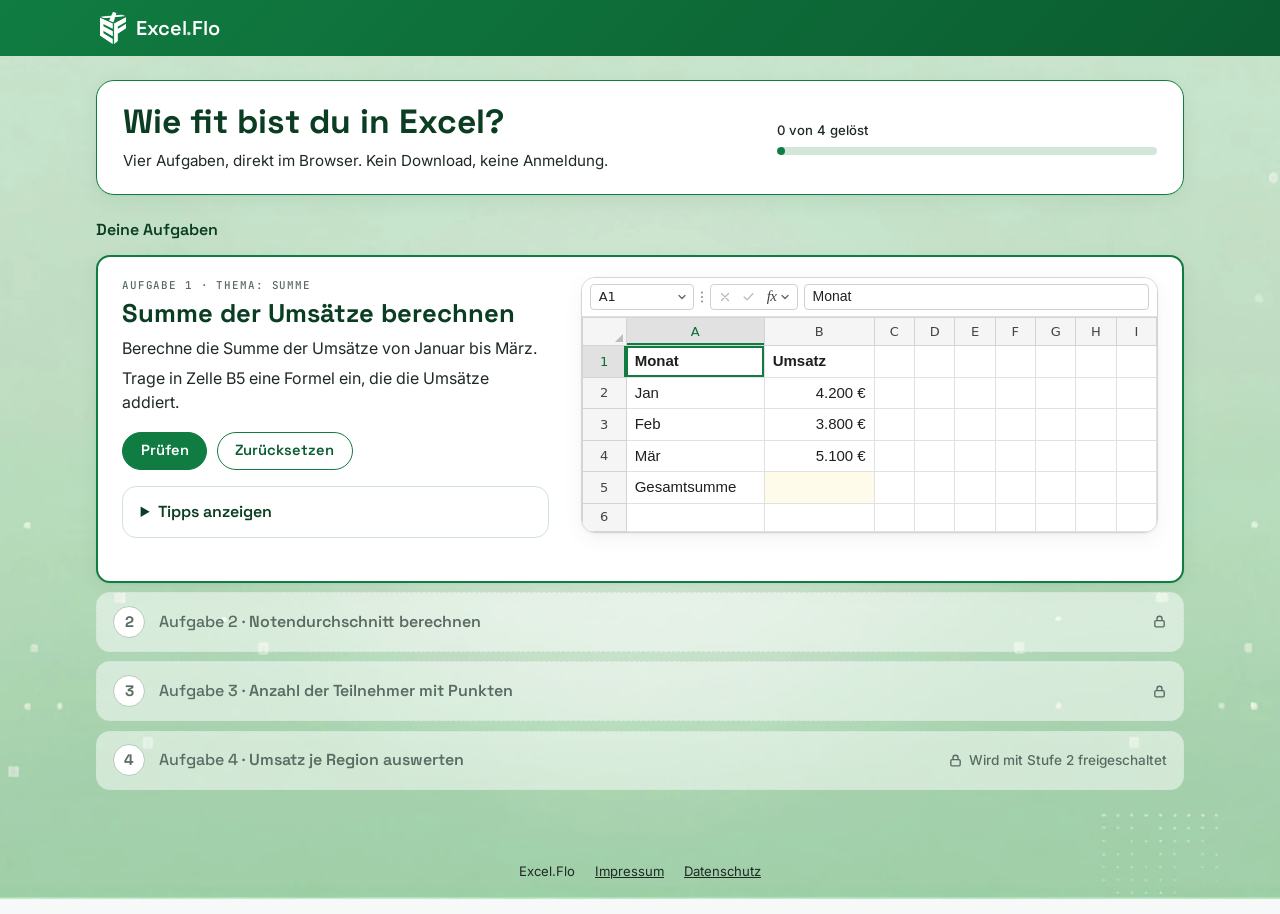
<file: uebung.html>
<!DOCTYPE html>
<html lang="de">
<head>
<meta charset="UTF-8">
<meta name="robots" content="noindex, follow">
<title>Wie fit bist du in Excel? | Excel.Flo</title>
<!-- Alte Adresse einzelner Aufgaben: Alle Aufgaben laufen auf der Startseite, dort gilt die
     Freischaltung der Reihe nach. Ein direkter Link (auch auf Aufgabe 4) führt deshalb dorthin. -->
<script>location.replace("index.html");</script>
</head>
<body>
<p><a href="index.html">Weiter zu den Aufgaben</a></p>
</body>
</html>
</file>
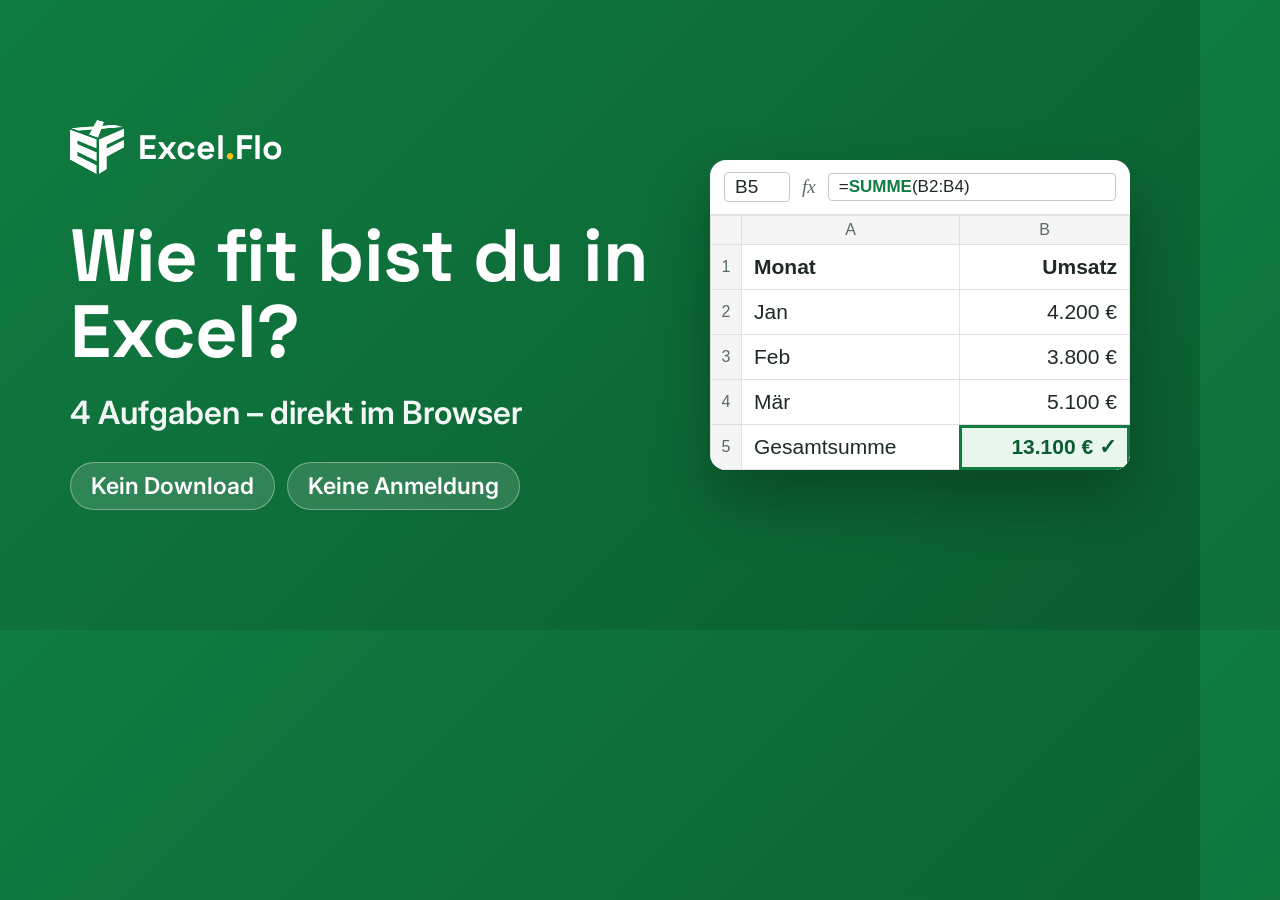
<file: skripte/og-bild.html>
<!DOCTYPE html>
<!-- Vorlage für das Link-Vorschaubild (1200×630). Erzeugen: skripte/og-bild-erzeugen.ps1 -->
<html lang="de">
<head>
<meta charset="UTF-8">
<link href="https://fonts.googleapis.com/css2?family=Space+Grotesk:wght@600;700&family=Inter:wght@500;600&display=swap" rel="stylesheet">
<style>
  html, body { margin: 0; width: 1200px; height: 630px; overflow: hidden; }
  body {
    font-family: "Inter", "Segoe UI", sans-serif;
    background: linear-gradient(135deg, #107C41 0%, #0B5C30 100%);
    color: #fff;
    display: flex;
    align-items: center;
    padding: 0 70px;
    box-sizing: border-box;
    gap: 56px;
  }
  .text { flex: 1 1 0; }
  .marke { display: flex; align-items: center; gap: 14px; font-family: "Space Grotesk", sans-serif; font-weight: 700; font-size: 34px; margin-bottom: 44px; }
  .marke img { width: 54px; height: 54px; }
  .marke .punkt { color: #FFC107; }
  h1 { font-family: "Space Grotesk", sans-serif; font-weight: 700; font-size: 74px; line-height: 1.02; margin: 0 0 24px; letter-spacing: -0.5px; }
  .unter { font-size: 32px; font-weight: 600; margin: 0 0 30px; opacity: 0.95; }
  .fakten { display: inline-flex; gap: 12px; }
  .fakten span { background: rgba(255,255,255,0.14); border: 1px solid rgba(255,255,255,0.35); border-radius: 999px; padding: 9px 20px; font-size: 23px; font-weight: 600; }

  .blatt { flex: 0 0 420px; background: #fff; border-radius: 16px; box-shadow: 0 30px 60px rgba(0,0,0,0.28); overflow: hidden; color: #1F2A24; font-family: "Segoe UI", Arial, sans-serif; }
  .leiste { display: flex; align-items: center; gap: 12px; padding: 12px 14px; border-bottom: 1px solid #E1E5E2; font-size: 19px; }
  .namenfeld { border: 1px solid #C8C8C8; border-radius: 4px; padding: 3px 10px; min-width: 44px; }
  .fx { font-family: Georgia, serif; font-style: italic; color: #5B6B63; }
  .formel { border: 1px solid #C8C8C8; border-radius: 4px; padding: 3px 10px; flex: 1; white-space: nowrap; overflow: hidden; font-size: 17px; }
  .formel b { color: #107C41; font-weight: 600; }
  table { border-collapse: collapse; width: 100%; font-size: 21px; }
  th { background: #F5F5F5; color: #5B6B63; font-weight: 400; font-size: 16px; padding: 5px; border: 1px solid #E1E1E1; }
  td { border: 1px solid #E1E1E1; padding: 9px 12px; height: 26px; }
  td.nr { background: #F5F5F5; color: #5B6B63; font-size: 16px; text-align: center; width: 30px; padding: 0; }
  td.kopf { font-weight: 700; }
  td.zahl { text-align: right; }
  td.ziel { background: #E9F6EE; outline: 3px solid #107C41; outline-offset: -3px; text-align: right; font-weight: 700; color: #0B5C30; }
</style>
</head>
<body>
  <div class="text">
    <div class="marke"><img src="../assets/geteilt/img/logo-white.webp" alt=""><span>Excel<span class="punkt">.</span>Flo</span></div>
    <h1>Wie fit bist du in Excel?</h1>
    <p class="unter">4 Aufgaben – direkt im Browser</p>
    <div class="fakten"><span>Kein Download</span><span>Keine Anmeldung</span></div>
  </div>
  <div class="blatt" aria-hidden="true">
    <div class="leiste"><span class="namenfeld">B5</span><span class="fx">fx</span><span class="formel">=<b>SUMME</b>(B2:B4)</span></div>
    <table>
      <tr><th></th><th>A</th><th>B</th></tr>
      <tr><td class="nr">1</td><td class="kopf">Monat</td><td class="kopf zahl">Umsatz</td></tr>
      <tr><td class="nr">2</td><td>Jan</td><td class="zahl">4.200 €</td></tr>
      <tr><td class="nr">3</td><td>Feb</td><td class="zahl">3.800 €</td></tr>
      <tr><td class="nr">4</td><td>Mär</td><td class="zahl">5.100 €</td></tr>
      <tr><td class="nr">5</td><td>Gesamtsumme</td><td class="ziel">13.100 € ✓</td></tr>
    </table>
  </div>
</body>
</html>
</file>
<file: assets/geteilt/engine.css>
/* Excel.Flo – gemeinsames Design-System für Übersicht & Übungen */

:root {
  --excel-green: #107C41;
  --excel-green-dark: #0B5C30;
  --excel-green-tint: #E9F6EE;
  --grid-gray: #D7DCE1;
  --header-gray: #F2F4F6;
  --error-red: #D92D20;
  --success-green: #15803D;

  --text-primary: #1F2A24;
  --text-muted: #5B6B63;
  --border-color: #E1E5E2;
  --surface: #FFFFFF;
  --page-bg: #F7F9F8;

  --font-heading: "Space Grotesk", sans-serif;
  --font-body: "Inter", sans-serif;
  --font-mono: "JetBrains Mono", monospace;
  --font-excel: "Aptos Narrow", Aptos, Calibri, "Segoe UI", Arial, sans-serif;
  --font-excel-ui: "Segoe UI", "Segoe UI Variable", system-ui, -apple-system, Arial, sans-serif;

  --radius: 10px;
  --shadow-card: 0 1px 2px rgba(16, 124, 65, 0.06), 0 4px 14px rgba(16, 124, 65, 0.06);
}

* {
  box-sizing: border-box;
}

html, body {
  margin: 0;
  padding: 0;
}

body {
  font-family: var(--font-body);
  background-color: var(--page-bg);
  background-image: url("img/bg-green.webp");
  background-size: cover;
  background-position: center top;
  background-repeat: no-repeat;
  background-attachment: fixed;
  color: var(--text-primary);
  line-height: 1.5;
  -webkit-font-smoothing: antialiased;
}

a {
  color: inherit;
}

h1, h2, h3, h4 {
  font-family: var(--font-heading);
  margin: 0;
  color: var(--text-primary);
}

/* ---------- Kopfbereich ---------- */

.site-header {
  background: linear-gradient(135deg, var(--excel-green) 0%, var(--excel-green-dark) 100%);
  color: #fff;
  padding: 1.1rem 1.5rem;
}

.site-header__inner {
  max-width: 1080px;
  margin: 0 auto;
  display: flex;
  align-items: center;
  justify-content: space-between;
  gap: 1rem;
}

.brand {
  display: flex;
  align-items: center;
  gap: 0.65rem;
  text-decoration: none;
  color: #fff;
}

.brand__icon {
  width: 26px;
  height: 32px;
  display: block;
  flex-shrink: 0;
}

.brand__icon img,
.brand__icon svg {
  width: 100%;
  height: 100%;
  display: block;
  object-fit: contain;
}

.brand__wordmark {
  font-family: var(--font-heading);
  font-weight: 600;
  font-size: 1.25rem;
  letter-spacing: -0.01em;
}

.brand__wordmark .dot {
  opacity: 0.75;
}

.site-header__back {
  font-family: var(--font-body);
  font-size: 0.9rem;
  text-decoration: none;
  color: #fff;
  opacity: 0.9;
  display: inline-flex;
  align-items: center;
  gap: 0.35rem;
  padding: 0.4rem 0.75rem;
  border-radius: 999px;
  background: rgba(255, 255, 255, 0.14);
  transition: background 0.15s ease;
}

.site-header__back:hover {
  background: rgba(255, 255, 255, 0.24);
}

/* ---------- Layout ---------- */

main {
  max-width: 1080px;
  margin: 0 auto;
  padding: 2.25rem 1.5rem 4rem;
}

.page-intro {
  margin-bottom: 2rem;
}

.page-intro h1 {
  font-size: 1.75rem;
  margin-bottom: 0.5rem;
}

.page-intro p {
  color: var(--text-muted);
  max-width: 620px;
}

/* ---------- Übersichts-Karten ---------- */

.exercise-grid {
  display: grid;
  grid-template-columns: repeat(auto-fill, minmax(260px, 1fr));
  gap: 1.1rem;
}

.exercise-card {
  background: var(--surface);
  border: 1px solid var(--border-color);
  border-radius: var(--radius);
  padding: 1.25rem;
  display: flex;
  flex-direction: column;
  gap: 0.75rem;
  text-decoration: none;
  color: inherit;
  box-shadow: var(--shadow-card);
  transition: transform 0.12s ease, box-shadow 0.12s ease, border-color 0.12s ease;
}

.exercise-card:hover {
  transform: translateY(-2px);
  border-color: var(--excel-green);
  box-shadow: 0 6px 20px rgba(16, 124, 65, 0.14);
}

.exercise-card__badges {
  display: flex;
  gap: 0.4rem;
  flex-wrap: wrap;
}

.badge {
  display: inline-flex;
  align-items: center;
  font-family: var(--font-mono);
  font-size: 0.72rem;
  font-weight: 600;
  letter-spacing: 0.03em;
  padding: 0.22rem 0.55rem;
  border-radius: 999px;
  text-transform: uppercase;
}

.badge--category {
  background: var(--excel-green-tint);
  color: var(--excel-green-dark);
}

.exercise-card h3 {
  font-size: 1.05rem;
}

.exercise-card p {
  margin: 0;
  color: var(--text-muted);
  font-size: 0.9rem;
  flex-grow: 1;
}

.exercise-card__cta {
  font-family: var(--font-body);
  font-weight: 600;
  font-size: 0.88rem;
  color: var(--excel-green);
}

.exercise-grid__empty {
  color: var(--text-muted);
  font-style: italic;
}

.badge--done {
  background: #E9F6EE;
  color: var(--success-green);
}

.badge--level {
  background: var(--header-gray);
  color: var(--text-muted);
}

.exercise-card.is-done {
  border-color: #BFE8CE;
}

/* ---------- Level-Tabs & Stufen-Banner ---------- */

.level-bar {
  display: flex;
  align-items: center;
  justify-content: space-between;
  flex-wrap: wrap;
  gap: 0.6rem;
  margin-bottom: 1.25rem;
}

.level-tabs {
  display: flex;
  gap: 0.5rem;
  flex-wrap: wrap;
}

.level-tab {
  font-family: var(--font-body);
  font-weight: 600;
  font-size: 0.9rem;
  display: inline-flex;
  align-items: center;
  gap: 0.4rem;
  padding: 0.55rem 1rem;
  border-radius: 999px;
  border: 1.5px solid var(--border-color);
  background: var(--surface);
  color: var(--text-muted);
  cursor: pointer;
  transition: border-color 0.12s ease, color 0.12s ease, background 0.12s ease;
}

.level-tab:hover {
  border-color: var(--excel-green);
  color: var(--excel-green-dark);
}

.level-tab.is-active {
  background: var(--excel-green);
  border-color: var(--excel-green);
  color: #fff;
}

.level-tab__count {
  font-family: var(--font-mono);
  font-size: 0.75rem;
  opacity: 0.85;
}

.level-reset__btn {
  font-family: var(--font-body);
  font-weight: 600;
  font-size: 0.8rem;
  display: inline-flex;
  align-items: center;
  gap: 0.35rem;
  padding: 0.5rem 0.9rem;
  border-radius: 999px;
  border: 1.5px solid var(--border-color);
  background: var(--surface);
  color: var(--text-muted);
  cursor: pointer;
  transition: border-color 0.12s ease, color 0.12s ease, background 0.12s ease;
}

.level-reset__btn:hover {
  border-color: var(--error-red);
  color: var(--error-red);
  background: #FDF2F1;
}

.stage-banner {
  display: none;
  margin-bottom: 1.25rem;
}

.stage-banner.is-visible {
  display: block;
}

.stage-banner p {
  margin: 0;
  background: var(--excel-green-tint);
  border: 1px solid #CFEBDB;
  border-radius: var(--radius);
  padding: 0.85rem 1.1rem;
  color: var(--excel-green-dark);
  font-weight: 600;
}

/* ---------- Übungs-Seite ---------- */

.exercise-header {
  margin-bottom: 1.75rem;
}

.exercise-header__badges {
  display: flex;
  gap: 0.4rem;
  margin-bottom: 0.75rem;
}

.exercise-header h1 {
  font-size: 1.6rem;
  margin-bottom: 0.6rem;
}

.exercise-task {
  background: var(--excel-green-tint);
  border: 1px solid #CFEBDB;
  border-radius: var(--radius);
  padding: 1rem 1.25rem;
  margin-bottom: 1.75rem;
}

.exercise-task__intro {
  margin: 0 0 0.5rem;
  color: var(--text-primary);
}

.exercise-task__steps {
  margin: 0;
  padding-left: 1.2rem;
  color: var(--text-primary);
}

.exercise-task__steps li {
  margin-bottom: 0.3rem;
}

.exercise-task__steps li:last-child {
  margin-bottom: 0;
}

/* ---------- Tabellen-Grid ---------- */

.sheet-wrap {
  position: relative;
  border: 1px solid #D4D4D4;
  border-radius: 10px;
  background: var(--surface);
  margin-bottom: 1.5rem;
}

/* overflow clippt die Tabelle an den abgerundeten unteren Ecken */
.sheet-scroll {
  overflow-x: auto;
  border-radius: 0 0 9px 9px;
}

/* Funktions-QuickInfo wie in Excel: weiß, feiner grauer Rahmen, aktuelles Argument fett */
.formula-hint {
  display: none;
  position: absolute;
  z-index: 10;
  background: #FFFFFF;
  color: #262626;
  border: 1px solid #C8C8C8;
  font-family: var(--font-excel-ui);
  font-size: 12px;
  padding: 3px 7px;
  border-radius: 2px;
  white-space: nowrap;
  box-shadow: 0 2px 6px rgba(0, 0, 0, 0.14);
}

.formula-hint.is-visible {
  display: block;
}

.formula-hint .tok-func {
  color: #0F6CBD;
  font-weight: 400;
  text-decoration: underline;
}

.formula-hint .is-active {
  color: inherit;
  font-weight: 700;
  text-decoration: none;
}

/* Spaltenbreiten setzt engine.js: Datenspalten nach Inhalt, leere Spalten füllen die volle Breite */
table.sheet {
  border-collapse: collapse;
  table-layout: fixed;
  width: 100%;
  font-family: var(--font-excel);
  font-size: 15px; /* = CELL_FONT_SIZE in engine.js */
  color: #1F1F1F;
}

table.sheet th,
table.sheet td {
  border: 1px solid #E1E1E1;
  padding: 4px 8px;
  height: 28px;
  text-align: left;
  white-space: nowrap;
}

/* Spalten- und Zeilenköpfe wie in Excel 365: hellgrau, Segoe UI, aktive Kopfzelle mit grüner Kante */
table.sheet thead th,
table.sheet .row-head {
  background: #F5F5F5;
  border-color: #D4D4D4;
  color: #444;
  font-family: var(--font-excel-ui);
  font-size: 13px;
  font-weight: 400;
  text-align: center;
  transition: background 0.1s ease, color 0.1s ease;
}

table.sheet thead th {
  position: sticky;
  top: 0;
}

table.sheet .row-head {
  width: 34px;
  min-width: 34px;
  padding: 3px 4px;
}

table.sheet thead th.is-active {
  background: #E1E1E1;
  color: #0E6B37;
  box-shadow: inset 0 -2px 0 var(--excel-green);
}

table.sheet .row-head.is-active {
  background: #E1E1E1;
  color: #0E6B37;
  box-shadow: inset -2px 0 0 var(--excel-green);
}

/* Das kleine graue Dreieck in der linken oberen Ecke ("Alles auswählen") */
table.sheet thead th.row-head::after {
  content: "";
  position: absolute;
  right: 3px;
  bottom: 3px;
  border-style: solid;
  border-width: 0 0 8px 8px;
  border-color: transparent transparent #BDBDBD transparent;
}

td.cell--header {
  font-weight: 700;
}

table.sheet td.cell--num {
  text-align: right;
}

td.cell--empty {
  background: var(--surface);
}

td[data-ref] {
  cursor: cell;
  position: relative;
}

td.is-selected {
  outline: 2px solid var(--excel-green);
  outline-offset: -2px;
  z-index: 2;
}

td.is-range-selected {
  background: rgba(16, 124, 65, 0.12);
  outline: 1px solid rgba(16, 124, 65, 0.35);
  outline-offset: -1px;
  z-index: 1;
}

td.is-fill-preview {
  outline: 2px dashed var(--excel-green);
  outline-offset: -2px;
  z-index: 1;
}

td.cell--input {
  background: #FFFBEA;
}

.cell-editable {
  min-height: 1.2em;
  white-space: pre;
  outline: none;
  font-family: inherit;
  font-size: inherit;
  color: #1F1F1F;
}

/* Beim Tippen läuft eine lange Formel wie in Excel über die Nachbarzellen hinaus, statt die Spalte zu verbreitern */
.cell-editable[contenteditable="true"] {
  caret-color: var(--excel-green-dark);
  cursor: text;
  position: relative;
  z-index: 3;
  width: max-content;
  min-width: 100%;
  padding-right: 4px;
  background: #FFFBEA;
}

/* iOS zoomt beim Fokussieren in Eingaben unter 16px – beim Tippen per Touch daher 16px */
@media (pointer: coarse) {
  .cell-editable[contenteditable="true"] {
    font-size: 16px;
  }
}

.is-copied {
  position: relative;
}

.is-copied::after {
  content: "";
  position: absolute;
  inset: 1px;
  border: 2px dashed var(--excel-green-dark);
  pointer-events: none;
  z-index: 4;
}

.tok-func {
  color: var(--excel-green-dark);
  font-weight: 700;
}

.tok-number {
  color: #b06000;
}

.fill-handle {
  display: none;
  position: absolute;
  right: -4px;
  bottom: -4px;
  width: 7px;
  height: 7px;
  background: var(--excel-green);
  border: 1px solid #fff;
  cursor: crosshair;
  z-index: 3;
}

td.cell--input.is-selected .fill-handle {
  display: block;
}

td.cell--input.is-correct {
  background: #F1FBF5;
}

td.cell--input.is-correct .cell-editable {
  color: var(--success-green);
}

td.cell--input.is-wrong {
  background: #FEF2F2;
}

td.cell--input.is-wrong .cell-editable {
  color: var(--error-red);
}

/* ---------- Namenfeld & Bearbeitungsleiste (Excel 365) ---------- */

.sheet-toolbar {
  display: flex;
  align-items: center;
  gap: 6px;
  padding: 6px 8px;
  background: #FFFFFF;
  border-bottom: 1px solid #E1E1E1;
  border-radius: 9px 9px 0 0;
  font-family: var(--font-excel-ui);
  font-size: 13px;
  color: #262626;
}

.sheet-toolbar__namebox,
.sheet-toolbar__functions,
.sheet-toolbar__formula {
  display: flex;
  align-items: center;
  height: 26px;
  border: 1px solid #D1D1D1;
  border-radius: 4px;
  background: #FFFFFF;
}

.sheet-toolbar__namebox {
  flex: 0 0 auto;
  justify-content: space-between;
  gap: 6px;
  width: 104px;
  padding: 0 6px 0 8px;
}

.sheet-toolbar__nameref {
  overflow: hidden;
  text-overflow: ellipsis;
  white-space: nowrap;
}

.sheet-toolbar__namebox svg,
.sheet-toolbar__fx svg {
  flex: 0 0 auto;
  color: #616161;
}

.sheet-toolbar__grip {
  display: flex;
  align-items: center;
  color: #8A8A8A;
}

.sheet-toolbar__functions {
  flex: 0 0 auto;
  gap: 2px;
  padding: 0 3px;
}

/* ✕ und ✓ sind wie in Excel ausgegraut, solange keine Eingabe läuft */
.sheet-toolbar__icon {
  display: inline-flex;
  align-items: center;
  justify-content: center;
  width: 22px;
  height: 20px;
  padding: 0;
  border: none;
  border-radius: 3px;
  background: transparent;
  color: #B8B8B8;
  cursor: default;
}

.sheet-toolbar.is-editing .sheet-toolbar__icon {
  color: #424242;
  cursor: pointer;
}

.sheet-toolbar.is-editing .sheet-toolbar__icon:hover {
  background: #EBEBEB;
}

.sheet-toolbar__fx {
  display: inline-flex;
  align-items: center;
  gap: 3px;
  height: 20px;
  padding: 0 4px 0 5px;
  color: #424242;
}

.sheet-toolbar__fx i {
  font-family: "Cambria Math", Cambria, "Times New Roman", serif;
  font-size: 15px;
  letter-spacing: -0.5px;
}

.sheet-toolbar__formula {
  flex: 1 1 auto;
  min-width: 0;
  padding: 0 8px;
  overflow: hidden;
}

.sheet-toolbar__content {
  width: 100%;
  font-family: var(--font-excel);
  font-size: 14px;
  color: #1F1F1F;
  white-space: nowrap;
  overflow-x: auto;
  scrollbar-width: none;
}

.sheet-toolbar__content::-webkit-scrollbar {
  display: none;
}

@media (max-width: 520px) {
  .sheet-toolbar__namebox {
    width: 70px;
  }

  .sheet-toolbar__grip {
    display: none;
  }
}

/* ---------- Aktionsleiste & Feedback ---------- */

.exercise-actions {
  display: flex;
  align-items: center;
  gap: 0.75rem;
  flex-wrap: wrap;
  margin-bottom: 1rem;
}

.btn {
  font-family: var(--font-body);
  font-weight: 600;
  font-size: 0.9rem;
  border-radius: 8px;
  border: 1.5px solid transparent;
  padding: 0.6rem 1.1rem;
  cursor: pointer;
  transition: background 0.15s ease, border-color 0.15s ease, color 0.15s ease;
}

.btn--primary {
  background: var(--excel-green);
  color: #fff;
}

.btn--primary:hover {
  background: var(--excel-green-dark);
}

.btn--secondary {
  background: #fff;
  border-color: var(--grid-gray);
  color: var(--text-primary);
}

.btn--secondary:hover {
  border-color: var(--excel-green);
  color: var(--excel-green-dark);
}

.exercise-feedback {
  border-radius: var(--radius);
  padding: 0.8rem 1.1rem;
  font-size: 0.92rem;
  margin-bottom: 1.5rem;
  display: none;
}

.exercise-feedback.is-success {
  display: block;
  background: #F1FBF5;
  border: 1px solid #BFE8CE;
  color: var(--success-green);
}

.exercise-feedback.is-error {
  display: block;
  background: #FEF2F2;
  border: 1px solid #F6C6C6;
  color: var(--error-red);
}

.exercise-feedback p {
  margin: 0;
}

.exercise-feedback p + p {
  margin-top: 0.6rem;
}

.exercise-feedback.is-success .exercise-feedback__explanation {
  color: var(--text-primary);
}

.exercise-feedback__next a {
  margin-top: 0.2rem;
}

.exercise-hints {
  border: 1px solid var(--border-color);
  border-radius: var(--radius);
  background: var(--surface);
}

.exercise-hints summary {
  cursor: pointer;
  padding: 0.85rem 1.1rem;
  font-weight: 600;
  font-family: var(--font-heading);
  font-size: 0.95rem;
  color: var(--excel-green-dark);
}

.exercise-hints ol {
  margin: 0;
  padding: 0 1.1rem 1rem 2rem;
  color: var(--text-primary);
}

.exercise-hints li {
  margin-bottom: 0.4rem;
}

.exercise-solution {
  margin-top: 0.75rem;
  font-family: var(--font-mono);
  background: var(--header-gray);
  padding: 0.6rem 0.8rem;
  border-radius: 6px;
  display: none;
}

.exercise-solution.is-visible {
  display: block;
}

.exercise-hints__explanation {
  margin: 0.85rem 1.1rem 1rem;
  padding-top: 0.75rem;
  border-top: 1px solid var(--border-color);
  color: var(--text-muted);
  font-size: 0.88rem;
}

.site-footer {
  text-align: center;
  color: var(--text-muted);
  font-size: 0.82rem;
  padding: 2rem 1.5rem;
}

/* ---------- Erfolgs-Popup (beim richtigen Lösen einer Übung) ---------- */

.success-popup-overlay {
  position: absolute;
  display: flex;
  align-items: center;
  justify-content: center;
  background: rgba(15, 30, 22, 0.4);
  border-radius: var(--radius);
  z-index: 9999;
  cursor: pointer;
  animation: success-fade-in 0.2s ease-out;
}

.success-popup {
  position: relative;
  background: var(--surface);
  border-radius: 18px;
  padding: 2.1rem 2.5rem 2rem;
  text-align: center;
  max-width: 320px;
  box-shadow: 0 24px 60px rgba(11, 92, 48, 0.28);
  cursor: default;
  animation: success-pop-in 0.45s cubic-bezier(0.34, 1.56, 0.64, 1);
}

.success-popup__check-circle {
  stroke: var(--excel-green);
  stroke-width: 3;
  stroke-dasharray: 152;
  stroke-dashoffset: 152;
  animation: success-draw-circle 0.5s ease-out forwards;
}

.success-popup__check-mark {
  stroke: var(--excel-green);
  stroke-width: 4;
  stroke-linecap: round;
  stroke-linejoin: round;
  stroke-dasharray: 40;
  stroke-dashoffset: 40;
  animation: success-draw-check 0.35s 0.45s ease-out forwards;
}

.success-popup__title {
  font-family: var(--font-heading);
  font-size: 1.3rem;
  font-weight: 600;
  margin: 0.9rem 0 0.3rem;
  color: var(--text-primary);
}

.success-popup__subtitle {
  margin: 0;
  color: var(--text-muted);
  font-size: 0.9rem;
}

.success-popup__confetti {
  position: absolute;
  left: 50%;
  top: 38%;
  width: 8px;
  height: 8px;
  border-radius: 2px;
  opacity: 0;
  animation: success-confetti 0.9s ease-out forwards;
}

@keyframes success-fade-in {
  from { opacity: 0; }
  to { opacity: 1; }
}

@keyframes success-pop-in {
  0% { transform: scale(0.6); opacity: 0; }
  100% { transform: scale(1); opacity: 1; }
}

@keyframes success-draw-circle {
  to { stroke-dashoffset: 0; }
}

@keyframes success-draw-check {
  to { stroke-dashoffset: 0; }
}

@keyframes success-confetti {
  0% { transform: translate(0, 0) rotate(0deg); opacity: 1; }
  100% { transform: translate(var(--dx), var(--dy)) rotate(var(--rot)); opacity: 0; }
}

@media (prefers-reduced-motion: reduce) {
  .success-popup-overlay,
  .success-popup,
  .success-popup__check-circle,
  .success-popup__check-mark,
  .success-popup__confetti,
  .error-popup-overlay,
  .error-popup,
  .error-popup__icon-circle,
  .error-popup__icon-cross {
    animation-duration: 0.01ms !important;
    animation-iteration-count: 1 !important;
  }
}

/* ---------- Fehler-Popup (beim falschen Lösen einer Übung) — gleiche
   Mechanik/Animation wie das Erfolgs-Popup oben (dieselben Keyframes
   wiederverwendet), nur in Rot mit einem Kreuz statt Häkchen und ohne
   Konfetti; schließt sich per Klick statt automatisch, da der Text hier
   tatsächlich gelesen werden soll. ---------- */

.error-popup-overlay {
  position: absolute;
  display: flex;
  align-items: center;
  justify-content: center;
  background: rgba(40, 15, 15, 0.4);
  border-radius: var(--radius);
  z-index: 9999;
  cursor: pointer;
  animation: success-fade-in 0.2s ease-out;
}

.error-popup {
  position: relative;
  background: var(--surface);
  border-radius: 18px;
  padding: 2.1rem 2.5rem 2rem;
  text-align: center;
  max-width: 360px;
  box-shadow: 0 24px 60px rgba(146, 32, 32, 0.24);
  cursor: default;
  animation: success-pop-in 0.45s cubic-bezier(0.34, 1.56, 0.64, 1);
}

.error-popup__icon-circle {
  stroke: var(--error-red);
  stroke-width: 3;
  stroke-dasharray: 152;
  stroke-dashoffset: 152;
  animation: success-draw-circle 0.5s ease-out forwards;
}

.error-popup__icon-cross {
  stroke: var(--error-red);
  stroke-width: 4;
  stroke-linecap: round;
  stroke-linejoin: round;
  stroke-dasharray: 52;
  stroke-dashoffset: 52;
  animation: success-draw-check 0.35s 0.45s ease-out forwards;
}

.error-popup__title {
  font-family: var(--font-heading);
  font-size: 1.3rem;
  font-weight: 600;
  margin: 0.9rem 0 0.3rem;
  color: var(--text-primary);
}

.error-popup__subtitle {
  margin: 0;
  color: var(--text-muted);
  font-size: 0.9rem;
}

/* Funktionsvorschläge beim Tippen (=SU → SUMME …), Aussehen wie Excels AutoVervollständigen */
.formula-fnlist {
  display: none;
  position: absolute;
  z-index: 11;
  margin: 0;
  padding: 2px 0;
  list-style: none;
  min-width: 220px;
  max-width: min(420px, calc(100% - 8px));
  background: #FFFFFF;
  border: 1px solid #C8C8C8;
  border-radius: 2px;
  box-shadow: 0 2px 8px rgba(0, 0, 0, 0.16);
  font-family: var(--font-excel-ui);
  font-size: 12.5px;
  color: #262626;
}

.formula-fnlist.is-visible {
  display: block;
}

.formula-fnlist__item {
  display: flex;
  flex-direction: column;
  padding: 3px 9px;
  cursor: pointer;
}

.formula-fnlist__item:hover {
  background: #F0F0F0;
}

.formula-fnlist__item.is-active {
  background: #DCEBF9;
}

.formula-fnlist__name {
  font-weight: 600;
}

/* Syntax nur beim markierten Eintrag – wie Excels QuickInfo neben der Liste */
.formula-fnlist__syntax {
  display: none;
  font-size: 11.5px;
  color: #555;
  white-space: nowrap;
  overflow: hidden;
  text-overflow: ellipsis;
}

.formula-fnlist__item.is-active .formula-fnlist__syntax {
  display: block;
}
</file>
<file: assets/seite/portal.css>
/* KOPIE von Excel-Uebungsportal-Light/assets/seite/seite.css (Bonus-Übungen, Stand 2026-10-09) – damit
 * Übersicht und Übungsseiten genauso aussehen wie in den Bonus-Übungen. Änderungen am Design
 * dort machen und hierher kopieren (oder bewusst hier abweichen).
 *
 * Excel.Flo Bonus-Übungen – Seitenlayout (ergänzt assets/geteilt/engine.css)
 *
 * Übersicht, Übungsseite und Abschluss im Stil der Entwürfe vom 2026-10-08:
 * helle Karten auf Grün, Mono-Labels, runde grüne Knöpfe. Die Tabelle selbst
 * (Zellen, Bearbeitungsleiste, Popups) kommt unverändert aus engine.css.
 */

.bonus {
  --bonus-dunkel: #0B3D22;
  --bonus-rand: #CFE3D6;
  --bonus-hell: #EEF6F0;
  --bonus-gesperrt: #E3EEE6;
  --bonus-radius: 14px;
  --bonus-schatten: 0 1px 2px rgba(11, 61, 34, 0.05), 0 6px 20px rgba(11, 61, 34, 0.06);
}


/* ---------- Kopf ---------- */

.bonus-kopf {
  max-width: 760px;
  margin: 0 auto;
  padding: 1.6rem 1rem 0;
  display: flex;
  align-items: center;
  justify-content: space-between;
  gap: 1rem;
}

.bonus-kopf__marke {
  font-family: var(--font-heading);
  font-weight: 600;
  color: var(--bonus-dunkel);
  text-decoration: none;
}

/* Grüner Kopfbalken (engine.css .site-header) wie auf der kostenlosen Seite; Badge darin hell */
.bonus .site-header {
  padding: 0.75rem 1.5rem;
}

.bonus .site-header .brand {
  text-decoration: none;
}

.bonus .site-header .bonus-pille {
  background: #fff;
  color: var(--excel-green-dark);
}

.bonus-pille {
  font-family: var(--font-mono);
  font-size: 0.68rem;
  font-weight: 500;
  letter-spacing: 0.06em;
  text-transform: uppercase;
  color: #fff;
  background: var(--excel-green);
  border-radius: 999px;
  padding: 0.3rem 0.75rem;
  white-space: nowrap;
}

.bonus-main {
  max-width: 760px;
  margin: 0 auto;
  padding: 1.5rem 1rem 2.5rem;
}

.bonus-main--uebung {
  max-width: 900px;
}

.bonus-laden,
.bonus-fehler {
  color: var(--text-muted);
}

/* ---------- Gemeinsame Bausteine ---------- */

.bonus-label {
  margin: 0;
  font-family: var(--font-mono);
  font-size: 0.68rem;
  font-weight: 500;
  letter-spacing: 0.08em;
  text-transform: uppercase;
  color: var(--text-muted);
}

.bonus-btn {
  display: inline-flex;
  align-items: center;
  justify-content: center;
  gap: 0.35rem;
  font-family: var(--font-heading);
  font-weight: 600;
  font-size: 0.92rem;
  line-height: 1.2;
  color: #fff;
  background: var(--excel-green);
  border: 1.5px solid var(--excel-green);
  border-radius: 999px;
  padding: 0.6rem 1.1rem;
  text-decoration: none;
  cursor: pointer;
  white-space: nowrap;
  transition: background 0.15s, border-color 0.15s, color 0.15s;
}

.bonus-btn:hover {
  background: var(--excel-green-dark);
  border-color: var(--excel-green-dark);
}

.bonus-btn:focus-visible,
.bonus-link:focus-visible,
.bonus-tab:focus-visible,
.bonus-chips a:focus-visible {
  outline: 3px solid rgba(16, 124, 65, 0.35);
  outline-offset: 2px;
}

.bonus-btn--rand {
  background: #fff;
  color: var(--excel-green-dark);
}

.bonus-btn--rand:hover {
  background: var(--bonus-hell);
  color: var(--excel-green-dark);
}

.bonus-btn--klein {
  font-size: 0.8rem;
  padding: 0.4rem 0.85rem;
}

.bonus-btn--gross {
  font-size: 1.1rem;
  padding: 1.05rem 1.6rem;
}

.bonus-btn--voll {
  display: flex;
  width: 100%;
}

.bonus-btn--hell {
  background: #fff;
  border-color: #fff;
  color: var(--bonus-dunkel);
}

.bonus-btn--hell:hover {
  background: var(--bonus-hell);
  border-color: var(--bonus-hell);
}

.bonus-link {
  font-weight: 600;
  font-size: 0.88rem;
  color: var(--bonus-dunkel);
  text-decoration: underline;
  text-underline-offset: 3px;
}

.bonus-abschnitt {
  display: flex;
  align-items: center;
  gap: 0.45rem;
  margin: 2rem 0 0.8rem;
  font-size: 1rem;
  font-weight: 600;
  color: var(--bonus-dunkel);
}

.bonus-abschnitt svg {
  flex: none;
  color: var(--excel-green);
}

.bonus-abschnitt--grau svg {
  color: var(--text-primary);
}

/* ---------- Kopfkarte (Übersicht und Abschluss) ---------- */

.bonus-kopfkarte {
  display: flex;
  align-items: center;
  justify-content: space-between;
  gap: 1.5rem;
  background: #fff;
  border: 1.5px solid var(--excel-green);
  border-radius: 18px;
  padding: 1.6rem 1.75rem;
  box-shadow: var(--bonus-schatten);
}

.bonus-kopfkarte__text {
  flex: 1;
  min-width: 0;
  max-width: 470px;
}

.bonus-kopfkarte h1 {
  font-size: clamp(1.6rem, 4.5vw, 2.1rem);
  line-height: 1.15;
  color: var(--bonus-dunkel);
}

.bonus-kopfkarte p {
  margin: 0.55rem 0 0;
  color: var(--text-primary);
  font-size: 0.95rem;
}

.bonus-fortschritt {
  margin-top: 1.1rem;
}

.bonus-fortschritt__zeile {
  display: flex;
  justify-content: space-between;
  gap: 1rem;
  font-size: 0.82rem;
  font-weight: 500;
  margin-bottom: 0.4rem;
}

.bonus-balken {
  height: 8px;
  background: #D3E6DA; /* auf Weiß gut sichtbar, aber deutlich heller als die Füllung */
  border-radius: 999px;
  overflow: hidden;
}

/* min-width: bei 0 % bleibt ein kleiner grüner Startpunkt sichtbar */
.bonus-balken__fuellung {
  display: block;
  height: 100%;
  min-width: 8px;
  background: var(--excel-green);
  border-radius: inherit;
  transition: width 0.6s ease;
}

@media (prefers-reduced-motion: reduce) {
  .bonus-balken__fuellung {
    transition: none;
  }
}

.bonus-segmente {
  display: flex;
  gap: 6px;
  margin: 0.9rem 0 1.4rem;
}

.bonus-segmente span {
  flex: 1;
  height: 7px;
  border-radius: 999px;
  background: #BFDDC9;
}

.bonus-segmente span.is-voll,
.bonus-segmente--fertig span {
  background: var(--excel-green);
}

.bonus-segmente--fertig {
  max-width: 160px;
  margin: 1rem 0 0;
}

.bonus-segmente--fertig span {
  height: 6px;
}

.bonus-zeit {
  flex: none;
  min-width: 170px;
  background: var(--bonus-hell);
  border-radius: 12px;
  padding: 1rem 1.1rem;
}

.bonus-zeit__wert {
  margin: 0.35rem 0 0.3rem !important;
  font-family: var(--font-heading);
  font-size: 1.7rem !important;
  font-weight: 700;
  line-height: 1.1;
  color: var(--bonus-dunkel);
}

.bonus-zeit__unter {
  margin: 0 !important;
  font-size: 0.78rem !important;
  color: var(--text-muted) !important;
}

/* ---------- Liste der freien Übungen ---------- */

.bonus-liste {
  list-style: none;
  margin: 0;
  padding: 0;
  display: grid;
  gap: 0.6rem;
}

.bonus-zeile {
  display: flex;
  align-items: center;
  gap: 1rem;
  background: #fff;
  border: 1px solid var(--bonus-rand);
  border-radius: var(--bonus-radius);
  padding: 0.85rem 1rem;
}

.bonus-zeile.is-done {
  background: rgba(255, 255, 255, 0.6);
}

.bonus-zeile.is-next {
  border: 2px solid var(--excel-green);
  padding: 1rem;
  box-shadow: var(--bonus-schatten);
}

/* Aktive Übung: die ganze Karte ist ein Link */
a.bonus-zeile.is-next {
  color: inherit;
  text-decoration: none;
  cursor: pointer;
  transition: box-shadow 0.15s, border-color 0.15s;
}

a.bonus-zeile.is-next:hover {
  border-color: var(--excel-green-dark);
  box-shadow: 0 2px 4px rgba(11, 61, 34, 0.08), 0 10px 28px rgba(11, 61, 34, 0.14);
}

a.bonus-zeile.is-next:focus-visible {
  outline: 3px solid rgba(16, 124, 65, 0.4);
  outline-offset: 3px;
}

.bonus-nr {
  flex: none;
  width: 32px;
  height: 32px;
  border-radius: 50%;
  display: inline-flex;
  align-items: center;
  justify-content: center;
  font-family: var(--font-heading);
  font-weight: 700;
  font-size: 0.95rem;
  color: var(--excel-green-dark);
  border: 1.5px solid var(--excel-green);
  background: #fff;
}

.is-done .bonus-nr {
  background: var(--excel-green);
  color: #fff;
}

.is-next .bonus-nr {
  background: var(--bonus-dunkel);
  border-color: var(--bonus-dunkel);
  color: #fff;
}

.bonus-zeile__text {
  flex: 1;
  min-width: 0;
}

.bonus-zeile h3 {
  margin-top: 0.15rem;
  font-size: 1rem;
  line-height: 1.3;
}

.is-next h3 {
  font-size: 1.12rem;
}

.bonus-zeile__kurz {
  margin: 0.2rem 0 0;
  font-size: 0.85rem;
  color: var(--text-muted);
}

.bonus-zeile__aktion {
  display: flex;
  align-items: center;
  gap: 1rem;
  flex: none;
}

.bonus-geschafft {
  font-size: 0.85rem;
  font-weight: 500;
  color: var(--excel-green-dark);
}

/* ---------- Chips „Das hast du geschafft“ ---------- */

.bonus-chips {
  list-style: none;
  margin: 0;
  padding: 0;
  display: flex;
  flex-wrap: wrap;
  gap: 0.5rem;
}

.bonus-chips a {
  display: inline-flex;
  align-items: center;
  gap: 0.35rem;
  background: #fff;
  border: 1px solid var(--bonus-rand);
  border-radius: 999px;
  padding: 0.45rem 0.85rem;
  font-size: 0.85rem;
  font-weight: 600;
  color: var(--bonus-dunkel);
  text-decoration: none;
}

.bonus-chips a:hover {
  border-color: var(--excel-green);
}

.bonus-chips svg {
  width: 13px;
  height: 13px;
  color: var(--excel-green);
}

/* ---------- Angebot Shortcut-Turbo (Abschluss) ---------- */

.bonus-angebot {
  --angebot-akzent: #A8E0BC;
  margin-top: 1.25rem;
  display: grid;
  grid-template-columns: minmax(0, 1fr);
  gap: 1.75rem;
  background: var(--bonus-dunkel);
  color: #fff;
  border-radius: 18px;
  padding: 1.75rem;
}

.bonus-angebot--video {
  grid-template-columns: 250px minmax(0, 1fr);
}

.bonus-angebot h2 {
  color: #fff;
  font-size: clamp(1.35rem, 3.6vw, 1.75rem);
  line-height: 1.25;
  margin: 0.85rem 0 0.6rem;
}

.bonus-angebot__marke {
  display: inline-block;
  margin: 0;
  font-family: var(--font-heading);
  font-size: 0.78rem;
  font-weight: 600;
  letter-spacing: 0.06em;
  text-transform: uppercase;
  color: var(--bonus-dunkel);
  background: #fff;
  border-radius: 999px;
  padding: 0.3rem 0.8rem;
}

.bonus-angebot__zeit {
  display: flex;
  align-items: center;
  gap: 0.45rem;
  margin: 0 0 0.9rem;
  font-size: 0.98rem;
  color: var(--angebot-akzent);
}

.bonus-angebot__zeit svg {
  flex: none;
}

.bonus-angebot__zeit strong {
  color: #fff;
}

.bonus-angebot__text {
  margin: 0 0 0.9rem;
  font-size: 0.92rem;
  color: rgba(255, 255, 255, 0.85);
}

.bonus-angebot__merkmale {
  list-style: none;
  margin: 0 0 1rem;
  padding: 0;
  display: flex;
  flex-wrap: wrap;
  gap: 0.45rem;
}

.bonus-angebot__merkmale li {
  display: inline-flex;
  align-items: center;
  gap: 0.35rem;
  font-size: 0.85rem;
  font-weight: 500;
  color: #fff;
  border: 1px solid rgba(255, 255, 255, 0.28);
  border-radius: 999px;
  padding: 0.32rem 0.75rem;
}

.bonus-angebot__tasten {
  display: flex;
  align-items: center;
  flex-wrap: wrap;
  gap: 0.55rem;
  margin: 0 0 1.35rem;
}

.bonus-angebot__tasten kbd {
  font-family: var(--font-heading);
  font-size: 0.88rem;
  font-weight: 600;
  color: var(--bonus-dunkel);
  background: #fff;
  border-radius: 6px;
  padding: 0.28rem 0.6rem;
  min-width: 2rem;
  text-align: center;
  box-shadow: 0 3px 0 var(--angebot-akzent);
}

.bonus-angebot__plus {
  color: var(--angebot-akzent);
}

.bonus-angebot__tastentext {
  margin-left: 0.35rem;
  font-size: 0.92rem;
  color: rgba(255, 255, 255, 0.9);
}

.bonus-angebot__aktion {
  display: flex;
  align-items: center;
  flex-wrap: wrap;
  gap: 0.6rem 1rem;
}

.bonus-angebot__aktion p {
  margin: 0;
  max-width: 240px;
  font-size: 0.85rem;
  line-height: 1.4;
  color: var(--angebot-akzent);
}

.bonus-angebot__btn {
  font-size: 1.02rem;
  padding: 0.85rem 1.45rem;
}

/* Videokachel (Trailer zum Excel-Krimi) */
.bonus-video {
  position: relative;
  min-height: 300px;
  border-radius: 14px;
  overflow: hidden;
  background: radial-gradient(120% 90% at 50% 35%, #12442A 0%, #082717 70%);
  border: 1px solid rgba(255, 255, 255, 0.14);
  display: flex;
  align-items: center;
  justify-content: center;
}

.bonus-video__bild {
  position: absolute;
  inset: 0;
  width: 100%;
  height: 100%;
  object-fit: cover;
  opacity: 0.55;
}

.bonus-video__play {
  position: relative;
  width: 62px;
  height: 62px;
  border-radius: 50%;
  border: 0;
  background: #fff;
  color: var(--bonus-dunkel);
  display: inline-flex;
  align-items: center;
  justify-content: center;
  padding-left: 4px;
  cursor: pointer;
  box-shadow: 0 6px 24px rgba(0, 0, 0, 0.35);
  transition: transform 0.15s;
}

.bonus-video__play:hover {
  transform: scale(1.07);
}

.bonus-video__play:focus-visible {
  outline: 3px solid var(--angebot-akzent);
  outline-offset: 3px;
}

.bonus-video__text {
  position: absolute;
  left: 1rem;
  right: 1rem;
  bottom: 1rem;
}

.bonus-video__label {
  margin: 0 0 0.2rem;
  font-family: var(--font-mono);
  font-size: 0.72rem;
  letter-spacing: 0.08em;
  text-transform: uppercase;
  color: var(--angebot-akzent);
}

.bonus-video__titel {
  margin: 0;
  font-family: var(--font-heading);
  font-weight: 600;
  font-size: 1.05rem;
  line-height: 1.3;
  color: #fff;
}

.bonus-video.is-playing iframe,
.bonus-video.is-playing video {
  position: absolute;
  inset: 0;
  width: 100%;
  height: 100%;
  border: 0;
  background: #000;
}

/* ---------- Gesperrte Kurs-Übungen ---------- */

.bonus-gesperrt {
  margin-top: 2.2rem;
  padding-top: 0.4rem;
  border-top: 1px solid rgba(11, 61, 34, 0.15);
}

.bonus-gesperrt__kopf {
  display: flex;
  align-items: flex-end;
  justify-content: space-between;
  gap: 1rem;
  flex-wrap: wrap;
  margin-bottom: 1rem;
}

.bonus-gesperrt__kopf > div:first-child {
  flex: 1 1 320px;
  min-width: 0;
}

.bonus-gesperrt__kopf > .bonus-btn {
  flex: none;
}

.bonus-gesperrt__kopf .bonus-abschnitt {
  margin: 1.4rem 0 0.2rem;
}

.bonus-gesperrt__kopf p {
  margin: 0;
  font-size: 0.82rem;
  color: var(--text-muted);
}

.bonus-tabs {
  display: flex;
  gap: 0.4rem;
  flex-wrap: wrap;
}

.bonus-tab {
  font-family: var(--font-heading);
  font-weight: 600;
  font-size: 0.85rem;
  color: var(--bonus-dunkel);
  background: #fff;
  border: 1px solid var(--bonus-rand);
  border-radius: 999px;
  padding: 0.45rem 0.95rem;
  cursor: pointer;
}

.bonus-tab:hover {
  border-color: var(--excel-green);
}

.bonus-tab.is-active {
  background: var(--excel-green);
  border-color: var(--excel-green);
  color: #fff;
}

.bonus-gesperrt__grid {
  display: grid;
  grid-template-columns: repeat(auto-fill, minmax(210px, 1fr));
  gap: 0.75rem;
}

.bonus-karte {
  display: flex;
  flex-direction: column;
  gap: 0.45rem;
  background: var(--bonus-gesperrt);
  border: 1px solid rgba(11, 61, 34, 0.06);
  border-radius: var(--bonus-radius);
  padding: 0.9rem 1rem 1rem;
}

.bonus-karte h3 {
  font-size: 0.98rem;
  line-height: 1.3;
  color: #34433B;
}

.bonus-karte p {
  margin: 0;
  flex: 1;
  font-size: 0.82rem;
  color: var(--text-muted);
}

.bonus-karte .bonus-btn {
  align-self: flex-start;
  margin-top: 0.3rem;
}

.bonus-karte__badges {
  display: flex;
  flex-wrap: wrap;
  gap: 0.35rem;
}

.bonus-badge {
  display: inline-flex;
  align-items: center;
  gap: 0.3rem;
  font-family: var(--font-mono);
  font-size: 0.62rem;
  font-weight: 500;
  letter-spacing: 0.05em;
  text-transform: uppercase;
  color: var(--text-muted);
  background: rgba(255, 255, 255, 0.7);
  border-radius: 999px;
  padding: 0.2rem 0.55rem;
}

.bonus-badge svg {
  width: 11px;
  height: 11px;
}

.bonus-zuruecksetzen__zeile {
  margin: 2rem 0 0;
  text-align: center;
}

.bonus-zuruecksetzen {
  font: inherit;
  font-size: 0.8rem;
  color: var(--text-muted);
  background: none;
  border: 0;
  cursor: pointer;
  text-decoration: underline;
  text-underline-offset: 3px;
}

.bonus-zuruecksetzen:hover {
  color: var(--error-red);
}

/* ---------- Übungsseite ---------- */

.bonus-nav {
  display: flex;
  align-items: center;
  justify-content: space-between;
  gap: 1rem;
}

.bonus-nav__zurueck {
  font-family: var(--font-heading);
  font-weight: 600;
  color: var(--bonus-dunkel);
  text-decoration: none;
}

.bonus-nav__zurueck:hover {
  text-decoration: underline;
}

.bonus-nav .bonus-label {
  color: var(--bonus-dunkel);
}

.bonus-badge--kategorie {
  margin: 0 0 0.6rem;
  background: #fff;
  color: var(--bonus-dunkel);
}

.bonus-titel {
  font-size: clamp(1.45rem, 5vw, 1.9rem);
  line-height: 1.2;
  color: var(--bonus-dunkel);
}

.bonus-aufgabe {
  margin: 0.5rem 0 1.1rem;
  font-size: 1rem;
}

.bonus-aufgabe p {
  margin: 0 0 0.35rem;
}

.bonus-arbeitsbereich {
  display: grid;
  /* minmax(0, …): sonst wächst die Spalte auf die Mindestbreite der Tabelle und die
     ganze Seite scrollt seitwärts – die Tabelle soll in sich scrollen */
  grid-template-columns: minmax(0, 1fr);
  gap: 0.9rem;
}

.bonus-arbeitsbereich .sheet-wrap {
  border-radius: var(--bonus-radius);
  box-shadow: var(--bonus-schatten);
}

/* Innere Rundungen passend zum äußeren Radius (14px − 1px Rahmen) – mit den 9px aus engine.css
   überdeckten Bearbeitungsleiste und Tabelle an den Ecken den Rahmen, er wirkte unterbrochen */
.bonus-arbeitsbereich .sheet-toolbar {
  border-radius: calc(var(--bonus-radius) - 1px) calc(var(--bonus-radius) - 1px) 0 0;
}

.bonus-arbeitsbereich .sheet-scroll {
  border-radius: 0 0 calc(var(--bonus-radius) - 1px) calc(var(--bonus-radius) - 1px);
}

.bonus-formelfeld label {
  display: block;
  margin-bottom: 0.4rem;
  font-family: var(--font-heading);
  font-weight: 600;
  color: var(--bonus-dunkel);
}

.bonus-formelfeld__eingabe {
  width: 100%;
  font-family: var(--font-mono);
  font-size: 16px; /* unter 16px zoomt iOS beim Tippen heran */
  color: var(--text-primary);
  background: #fff;
  border: 1.5px solid var(--excel-green);
  border-radius: 12px;
  padding: 0.85rem 1rem;
}

.bonus-formelfeld__eingabe:focus {
  outline: 3px solid rgba(16, 124, 65, 0.25);
  outline-offset: 1px;
}

.bonus-aktionen {
  display: flex;
  gap: 0.6rem;
  flex-wrap: wrap;
}

.bonus-pivot {
  display: block;
  width: 100%;
  height: 820px;
  border: 0;
  border-radius: var(--bonus-radius);
}

.bonus-feedback:empty {
  display: none;
}

.bonus-feedback {
  margin-top: 1rem;
  display: flex;
  gap: 0.9rem;
  align-items: flex-start;
  background: #fff;
  border-radius: var(--bonus-radius);
  padding: 1rem 1.15rem;
}

.bonus-feedback p {
  margin: 0;
  font-size: 0.92rem;
}

.bonus-feedback.is-error {
  border: 1.5px solid #E7B4AE;
  color: #8A1C12;
}

.bonus-feedback.is-success {
  border: 1.5px solid var(--excel-green);
}

.bonus-feedback__haken {
  flex: none;
  width: 34px;
  height: 34px;
  border-radius: 50%;
  background: var(--excel-green);
  color: #fff;
  display: inline-flex;
  align-items: center;
  justify-content: center;
}

.bonus-feedback__titel {
  font-family: var(--font-heading);
  font-weight: 700;
  font-size: 1.1rem !important;
  color: var(--bonus-dunkel);
  margin-bottom: 0.2rem !important;
}

.bonus-tipps {
  margin-top: 1rem;
  background: rgba(255, 255, 255, 0.7);
  border: 1px solid var(--bonus-rand);
  border-radius: var(--bonus-radius);
  padding: 0.8rem 1.1rem;
}

.bonus-tipps summary {
  cursor: pointer;
  font-family: var(--font-heading);
  font-weight: 600;
  color: var(--bonus-dunkel);
}

.bonus-tipps ol {
  margin: 0.7rem 0 0.9rem;
  padding-left: 1.2rem;
  font-size: 0.9rem;
}

.bonus-tipps li + li {
  margin-top: 0.35rem;
}

.bonus-loesung {
  margin-top: 0.8rem;
  background: #fff;
  border-radius: 10px;
  padding: 0.8rem 1rem;
  font-size: 0.9rem;
}

.bonus-loesung p {
  margin: 0 0 0.45rem;
}

.bonus-loesung__formel {
  font-family: var(--font-mono);
  font-weight: 500;
  color: var(--bonus-dunkel);
}

.bonus-weiter {
  margin-top: 1.6rem;
  display: grid;
  justify-items: center;
  gap: 0.9rem;
}

.bonus-weiter .bonus-btn--voll {
  max-width: 460px;
}

/* ---------- Fußzeile ---------- */

.site-footer {
  display: flex;
  justify-content: center;
  flex-wrap: wrap;
  gap: 0.25rem 1.25rem;
}

.site-footer a {
  color: inherit;
}

/* ---------- Schmal (Handy) ---------- */

@media (max-width: 640px) {
  /* Spaltenüberschriften dürfen umbrechen, seit die Tabelle auf Bildschirmbreite schrumpft (uebung.js) */
  .bonus-arbeitsbereich table.sheet td.cell--header {
    white-space: normal;
    line-height: 1.25;
  }

  /* Zeile über dem Titel bliebe sonst zweizeilig: „Als nächstes ·“ entfällt am Handy */
  .bonus-label__extra {
    display: none;
  }

  .bonus-kopfkarte {
    flex-direction: column;
    align-items: stretch;
    padding: 1.3rem 1.2rem;
  }

  .bonus-angebot,
  .bonus-angebot--video {
    grid-template-columns: minmax(0, 1fr);
    padding: 1.3rem 1.2rem;
    gap: 1.25rem;
  }

  .bonus-video {
    min-height: 210px;
  }

  .bonus-kopfkarte .bonus-btn--gross {
    width: 100%;
  }

  .bonus-zeit {
    min-width: 0;
  }

  .bonus-zeile {
    flex-wrap: wrap;
  }

  .bonus-zeile__text {
    flex-basis: calc(100% - 48px);
  }

  .bonus-zeile > .bonus-btn,
  .bonus-zeile__aktion {
    margin-left: 48px;
  }

  .bonus-angebot__aktion .bonus-btn {
    width: 100%;
  }
}

/* Handy: Bezug per Antippen ins Formelfeld (aufgabe.js → formelFeld) */
.bonus-formelfeld__tipp {
  margin: 0.4rem 0 0;
  font-size: 0.82rem;
  line-height: 1.4;
  color: var(--text-muted);
}

table.sheet td.is-zeigbereich {
  background: rgba(26, 115, 232, 0.12);
  box-shadow: inset 0 0 0 2px #1a73e8;
}
</file>
<file: assets/seite/seite.css>
/* Excel.Flo – kostenlose Übungen
 * Baut auf assets/geteilt/engine.css (Farben, Schriften, Tabellenblatt) und
 * assets/seite/portal.css (Übersicht/Übungsseite wie in den Bonus-Übungen) auf.
 * Hier nur, was es nur auf dieser Seite gibt: Handy-Hinweis, Klick-Tipp-Formular,
 * Freischalt-Karte, Bestätigungsseite (danke.html). Desktop zuerst; unter 640px schlanker.
 * Texte direkt auf dem grünen Hintergrundbild immer in --text-primary
 * (--text-muted erreicht dort nur ~3,1:1). */

.frei-seite main:not(.bonus-main) {
  max-width: 1080px;
  padding: 1.5rem 1.5rem 3rem;
}

.frei-seite .site-header {
  padding: 0.75rem 1.5rem;
}

/* ---------- Tastatur ---------- */

.frei-skiplink {
  position: absolute;
  left: -9999px;
  top: 0.75rem;
  z-index: 10000;
  background: var(--surface);
  color: var(--text-primary);
  padding: 0.5rem 0.9rem;
  border-radius: 8px;
  font-weight: 600;
}

.frei-skiplink:focus {
  left: 1rem;
}

.frei-seite a:focus-visible,
.frei-seite button:focus-visible,
.frei-seite summary:focus-visible,
.frei-seite iframe:focus-visible,
.frei-abschluss:focus-visible {
  outline: 3px solid var(--excel-green);
  outline-offset: 2px;
}

.frei-hinweis:focus,
.frei-abschluss:focus,
#uebersicht:focus {
  outline: none;
}

.frei-formular input:focus-visible {
  outline: 3px solid var(--excel-green);
  outline-offset: 1px;
}

/* Tabellenblatt: sichtbarer Fokus, wenn es per Tab erreicht wird */
.frei-seite .sheet-wrap:focus-visible {
  outline: 3px solid var(--excel-green);
  outline-offset: 2px;
}

/* --error-red (#D92D20) erreicht auf dem hellroten Feedback nur 4,42:1 – dunkleres Rot: 6,4:1 */
.frei-seite .exercise-feedback.is-error {
  color: #B42318;
}

/* Nur für Screenreader */
.frei-sr-only {
  position: absolute;
  width: 1px;
  height: 1px;
  overflow: hidden;
  clip: rect(0 0 0 0);
  white-space: nowrap;
}

.frei-laden {
  color: var(--text-primary);
}

/* ---------- Hinweis für Smartphones ---------- */

.frei-mobil {
  display: none;
  background: var(--surface);
  border: 1px solid var(--border-color);
  border-radius: var(--radius);
  padding: 0.8rem 1rem;
  margin-bottom: 1.25rem;
  font-size: 0.95rem;
}

@media (max-width: 760px), (hover: none) and (pointer: coarse) {
  .frei-mobil {
    display: block;
  }
}

/* Unter der Kopfkarte der Übersicht etwas Luft */
.bonus-kopfkarte + .frei-mobil {
  margin-top: 1.25rem;
}

.frei-mobil p {
  margin: 0;
}

.frei-mobil__formular summary {
  list-style: none;
  display: flex;
  align-items: center;
  min-height: 44px;
  font-weight: 600;
  color: var(--excel-green-dark);
  cursor: pointer;
}

.frei-mobil__formular summary::-webkit-details-marker {
  display: none;
}

.frei-mobil__formular summary::before {
  content: "▸";
  margin-right: 0.45rem;
}

.frei-mobil__formular[open] summary::before {
  content: "▾";
}

.frei-mobil__formular[open] summary {
  margin-bottom: 0.4rem;
}

.frei-mobil__formular > p {
  margin-bottom: 0.8rem;
}

/* ---------- Startseite: Kopfkarte ohne Button, Aufgaben-Liste ---------- */

/* Kein Button rechts – die Karte wird schmaler; im Abschluss steht dort die Zeit */
.frei-kopf {
  padding: 1.35rem 1.6rem;
}

.frei-kopf .bonus-kopfkarte__text {
  max-width: none;
}

#kopf-aktion:empty {
  display: none;
}

.frei-liste {
  list-style: none;
  margin: 0;
  padding: 0;
  display: grid;
  gap: 0.6rem;
}

.frei-karte {
  background: var(--surface);
  border: 1px solid var(--bonus-rand);
  border-radius: var(--bonus-radius);
  scroll-margin-top: 1rem;
}

.frei-karte:focus {
  outline: none;
}

/* Die offene Aufgabe: grüner Rahmen wie die aktive Karte in den Bonus-Übungen */
.frei-karte.is-aktiv {
  border: 2px solid var(--excel-green);
  box-shadow: var(--bonus-schatten);
  padding: 1.25rem 1.5rem 1.5rem;
}

/* Bearbeitete Aufgabe zum Nachlesen aufgeklappt: Inhalt unter der Zeile */
.frei-karte.is-offen:not(.is-aktiv) .frei-aufgabe__inhalt {
  padding: 0.25rem 1.25rem 1.25rem;
}

.frei-karte.is-erledigt:not(.is-offen) {
  background: rgba(255, 255, 255, 0.7);
}

/* Noch nicht erreichbar: leicht ausgegraut, nicht klickbar */
.frei-karte.is-gesperrt {
  background: rgba(255, 255, 255, 0.5);
  border-style: dashed;
}

.frei-zeile {
  width: 100%;
  display: flex;
  align-items: center;
  gap: 0.85rem;
  padding: 0.8rem 1rem;
  font: inherit;
  font-family: var(--font-heading);
  font-weight: 600;
  font-size: 1rem;
  color: var(--text-primary);
  text-align: left;
  background: none;
  border: 0;
  border-radius: var(--bonus-radius);
  cursor: pointer;
}

/* display:flex würde sonst das hidden-Attribut überstimmen */
.frei-zeile[hidden] {
  display: none;
}

.frei-zeile:hover:not(:disabled) {
  background: var(--excel-green-tint);
}

.frei-zeile:focus-visible {
  outline: 3px solid rgba(16, 124, 65, 0.4);
  outline-offset: 2px;
}

.frei-zeile:disabled {
  cursor: default;
  color: var(--text-muted);
}

/* Häkchen-Kreis wie bei geschafften Übungen in den Bonus-Übungen */
.frei-karte.is-erledigt .bonus-nr {
  background: var(--excel-green);
  border-color: var(--excel-green);
  color: #fff;
}

.frei-karte.is-gesperrt .bonus-nr {
  border-color: #B9C9BF;
  color: var(--text-muted);
}

.frei-zeile__titel {
  flex: 1;
  min-width: 0;
  line-height: 1.3;
}

.frei-zeile__nr {
  font-weight: 500;
  color: var(--text-muted);
}

.frei-zeile__status {
  flex: none;
  display: inline-flex;
  align-items: center;
  gap: 0.4rem;
  font-family: var(--font-body);
  font-size: 0.85rem;
  font-weight: 600;
  color: var(--excel-green-dark);
}

.frei-zeile__status:empty {
  display: none;
}

.frei-karte.is-gesperrt .frei-zeile__status {
  font-weight: 500;
  color: var(--text-muted);
}

.frei-karte.is-offen:not(.is-aktiv) .frei-zeile {
  border-bottom: 1px solid var(--border-color);
  border-radius: var(--bonus-radius) var(--bonus-radius) 0 0;
}

.frei-aufgabe__titel {
  margin: 0.3rem 0 0;
  font-size: clamp(1.3rem, 4.5vw, 1.6rem);
}

/* Weiter-Bereich erst mit Inhalt (nach dem Lösen) – sonst bliebe unten ein leerer Abstand */
.frei-karte .bonus-weiter:empty {
  display: none;
}

/* Zugeklappt bleibt zugeklappt – auch wenn das Zwei-Spalten-Layout display:grid setzt */
.frei-aufgabe__inhalt[hidden] {
  display: none !important;
}

/* Buttons stehen jetzt außerhalb des Tabellen-Blocks (für das Zwei-Spalten-Layout) */
.frei-teil-aktionen {
  margin-top: 0.9rem;
}

/* Gelöst: nur noch Erklärung + „Weiter“ – Prüfen, Zurücksetzen, Tipps (und Handy-Formelfeld) weg */
.frei-aufgabe__inhalt.is-geloest .frei-teil-aktionen,
.frei-aufgabe__inhalt.is-geloest .bonus-tipps,
.frei-aufgabe__inhalt.is-geloest .frei-loesung-knopf,
.frei-aufgabe__inhalt.is-geloest .bonus-formelfeld {
  display: none;
}

/* Handy/Tablet hochkant: Text → Tabelle → Prüfen/Zurücksetzen → Tipps → Erklärung/Weiter */
@media (max-width: 767px) {
  .frei-teil-unten {
    display: flex;
    flex-direction: column;
  }

  .frei-teil-unten > .bonus-tipps { order: 1; }
  .frei-teil-unten > .bonus-feedback { order: 2; }
  .frei-teil-unten > .frei-loesung-knopf { order: 3; align-self: flex-start; }
  .frei-teil-unten > .bonus-loesung { order: 4; }
  .frei-teil-unten > .bonus-weiter { order: 5; }
}

/* ---------- Breite Bildschirme: Seite breiter, Aufgabe in zwei Spalten ----------
   Ziel: Aufgabe, Tabelle und Buttons auf einen Blick, ohne zu scrollen. Links Kopf, Buttons,
   Rückmeldung und Tipps, rechts die Tabelle. Die Pivot-Aufgabe bleibt einspaltig (braucht Breite). */
@media (min-width: 900px) {
  .frei-seite .bonus-main {
    max-width: 1120px;
  }

  /* Kopfkarte als eine Zeile: Überschrift links, Fortschritt rechts */
  .frei-kopf .bonus-kopfkarte__text {
    display: grid;
    grid-template-columns: minmax(0, 1fr) minmax(260px, 380px);
    column-gap: 2.5rem;
    align-items: center;
  }

  .frei-kopf .bonus-kopfkarte__text > h1,
  .frei-kopf .bonus-kopfkarte__text > p {
    grid-column: 1;
  }

  .frei-kopf #kopf-fortschritt {
    grid-column: 2;
    grid-row: 1 / span 2;
  }

  .frei-kopf .bonus-fortschritt {
    margin-top: 0;
  }

  .frei-seite #uebersicht > .bonus-abschnitt {
    margin-top: 1.4rem;
  }

  .frei-aufgabe__inhalt.is-formel {
    display: grid;
    grid-template-columns: minmax(0, 0.85fr) minmax(0, 1.15fr);
    grid-template-areas:
      "kopf     tabelle"
      "aktionen tabelle"
      "unten    tabelle";
    grid-template-rows: auto auto 1fr;
    column-gap: 2rem;
    align-items: start;
  }

  .is-formel > .frei-teil-kopf { grid-area: kopf; }
  .is-formel > .frei-teil-tabelle { grid-area: tabelle; }
  .is-formel > .frei-teil-aktionen { grid-area: aktionen; margin-top: 0.2rem; }
  .is-formel > .frei-teil-unten { grid-area: unten; }

  .is-formel .frei-teil-kopf .bonus-aufgabe {
    margin-bottom: 0.9rem;
  }

  .is-formel .bonus-weiter .bonus-btn--voll {
    max-width: none;
  }
}

.frei-liste__cta {
  margin: 0.4rem 0;
}

/* ---------- Freischalt-Karte für die Bonus-Übungen ----------
   Nach Aufgabe 3 (Übungsseite) und im Abschluss (Übersicht): weiß mit grünem Rahmen wie die
   aktive Aufgabe in der Liste. */

.frei-hinweis {
  width: 100%;
  text-align: left;
  background: var(--surface);
  border: 2px solid var(--excel-green);
  border-radius: 14px;
  padding: 1.5rem 1.75rem;
  box-shadow: var(--bonus-schatten);
  scroll-margin-top: 1rem;
}

.frei-hinweis--abschluss {
  margin-top: 1.25rem;
}

.frei-hinweis__zaehler {
  margin: 0 0 0.5rem;
  font-family: var(--font-mono);
  font-size: 0.72rem;
  font-weight: 500;
  letter-spacing: 0.08em;
  text-transform: uppercase;
  color: var(--excel-green-dark);
}

.frei-hinweis h2 {
  color: var(--bonus-dunkel);
  font-size: 1.45rem;
  line-height: 1.25;
  margin-bottom: 0.45rem;
}

.frei-hinweis__text {
  margin: 0;
  max-width: 640px;
}

.frei-hinweis .frei-formular {
  margin-top: 1.1rem;
}

/* „Lösung anzeigen“ erscheint erst nach einem Fehlversuch – .bonus-btn (display) würde hidden überstimmen */
.frei-loesung-knopf[hidden] {
  display: none;
}

.frei-loesung-knopf {
  margin-top: 0.9rem;
}

/* Auf der Übungsseite: Karte volle Breite, „Erst Aufgabe 4 machen“ darunter mittig */
.bonus-weiter--hinweis {
  justify-items: stretch;
  text-align: center;
}

/* ---------- Anmeldeformular (Klick-Tipp) ---------- */

.frei-formular__felder {
  display: flex;
  flex-wrap: wrap;
  align-items: flex-end;
  gap: 0.75rem;
}

.frei-formular__feld {
  display: flex;
  flex-direction: column;
  gap: 0.3rem;
  flex: 1 1 200px;
}

.frei-formular label {
  font-size: 0.88rem;
  font-weight: 600;
  color: var(--text-primary);
}

.frei-formular input {
  font: inherit;
  font-size: 1rem;
  padding: 0.7rem 0.8rem;
  min-height: 46px;
  border: 1.5px solid var(--grid-gray);
  border-radius: 8px;
  background: #fff;
  color: var(--text-primary);
}

.frei-formular input:focus {
  border-color: var(--excel-green);
}

.frei-formular__button {
  flex: 0 0 auto;
  min-height: 46px;
}

.frei-formular__felder .frei-formular__button {
  white-space: nowrap;
}

.frei-formular__rechtstext {
  margin: 0.8rem 0 0 !important;
  font-size: 0.82rem;
  color: var(--text-muted);
  max-width: 720px;
}

.frei-formular__rechtstext a {
  color: var(--excel-green-dark);
}

.frei-formular__meldung {
  margin: 0.6rem 0 0 !important;
  font-size: 0.9rem;
  font-weight: 600;
  color: #B42318;
}

/* ---------- Abschluss ---------- */

.frei-abschluss {
  background: var(--surface);
  border: 2px solid var(--excel-green);
  border-radius: var(--radius);
  box-shadow: var(--shadow-card);
  padding: 1.5rem 2rem;
  scroll-margin-top: 1rem;
}

.frei-abschluss h2 {
  font-size: 1.4rem;
  margin-bottom: 0.5rem;
}

.frei-abschluss p {
  margin: 0 0 0.4rem;
}

/* ---------- Fußzeile ---------- */

.frei-footer {
  color: var(--text-primary);
  display: flex;
  justify-content: center;
  flex-wrap: wrap;
  gap: 0.25rem 1.25rem;
}

.frei-footer a {
  color: var(--text-primary);
}

/* ---------- Touch: ausreichend große Tippflächen (mind. 44px) ---------- */

@media (pointer: coarse) {
  .frei-seite .btn {
    min-height: 44px;
  }

  .frei-footer a {
    display: inline-block;
    padding-block: 0.6rem;
  }
}

/* ---------- Schmale Bildschirme ---------- */

@media (max-width: 640px) {
  .frei-seite main:not(.bonus-main) {
    padding: 1rem 1rem 2.5rem;
  }

  .frei-hinweis,
  .frei-abschluss {
    padding: 1.25rem;
  }

  .frei-kopf,
  .frei-karte.is-aktiv {
    padding: 1.1rem 1rem 1.25rem;
  }

  .frei-zeile {
    padding: 0.75rem 0.85rem;
    gap: 0.7rem;
  }

  /* Sperrtext darf unter den Titel rutschen */
  .frei-karte.is-gesperrt .frei-zeile {
    flex-wrap: wrap;
  }

  .frei-karte.is-gesperrt .frei-zeile__status {
    margin-left: calc(32px + 0.7rem);
  }

  .frei-formular__button {
    flex-basis: 100%;
  }
}

/* ---------- Bestätigungsseite nach dem Formular (danke.html) ---------- */

.frei-danke {
  max-width: 720px;
  margin: 2rem auto;
}

.frei-danke h1 {
  font-size: 1.8rem;
  margin: 0 0 0.6rem;
}

.frei-danke__schritte {
  margin: 1rem 0;
  padding-left: 1.3rem;
  line-height: 1.7;
}

.frei-danke__weiter {
  margin-top: 1.4rem;
  padding-top: 1.3rem;
  border-top: 1px solid var(--border-color);
}

.frei-danke__weiter p {
  margin: 0 0 1rem;
}

.frei-danke__tipp {
  font-size: 0.9rem;
  color: var(--text-muted);
}

/* ==========================================================================
   Freischalt-Popup – erscheint einmal direkt nach Aufgabe 3 (Aufbau wie das
   Shortcut-Turbo-Popup der Bonus-Übungen)
   ========================================================================== */

.frei-popup {
  width: min(600px, calc(100% - 2rem));
  max-height: calc(100% - 2rem);
  overflow: auto;
  padding: 2rem 2.2rem 1.6rem;
  border: 0;
  border-top: 8px solid var(--excel-green);
  border-radius: 22px;
  background: #fff;
  color: var(--text-primary);
  box-shadow: 0 24px 60px rgba(11, 61, 34, 0.28);
}

.frei-popup::backdrop {
  background: rgba(20, 40, 28, 0.45);
  backdrop-filter: blur(2px);
}

.frei-popup[open] {
  animation: frei-popup-rein 0.25s ease-out;
}

@keyframes frei-popup-rein {
  from { opacity: 0; transform: translateY(12px) scale(0.98); }
}

@media (prefers-reduced-motion: reduce) {
  .frei-popup[open] { animation: none; }
}

/* Die Karte steht im Fenster ohne eigenen Rahmen */
.frei-popup .frei-hinweis {
  padding: 0;
  border: 0;
  box-shadow: none;
  background: none;
}

.frei-popup .frei-hinweis__zaehler {
  margin-right: 3rem;
}

.frei-popup .frei-hinweis h2 {
  font-size: clamp(1.4rem, 4.5vw, 1.8rem);
}

.frei-popup__zu {
  position: absolute;
  top: 1rem;
  right: 1rem;
  width: 42px;
  height: 42px;
  border-radius: 50%;
  border: 1px solid var(--bonus-rand);
  background: #fff;
  color: var(--text-muted);
  font-size: 1.5rem;
  line-height: 1;
  cursor: pointer;
}

.frei-popup__zu:hover {
  background: var(--bonus-hell);
  color: var(--text-primary);
}

.frei-popup__spaeter {
  display: block;
  margin-top: 1rem;
  padding: 0;
  border: 0;
  background: none;
  font: inherit;
  color: var(--text-muted);
  text-decoration: underline;
  text-underline-offset: 3px;
  cursor: pointer;
}

.frei-popup__spaeter:hover {
  color: var(--text-primary);
}

@media (max-width: 480px) {
  .frei-popup {
    padding: 1.6rem 1.3rem 1.3rem;
  }
}
</file>
